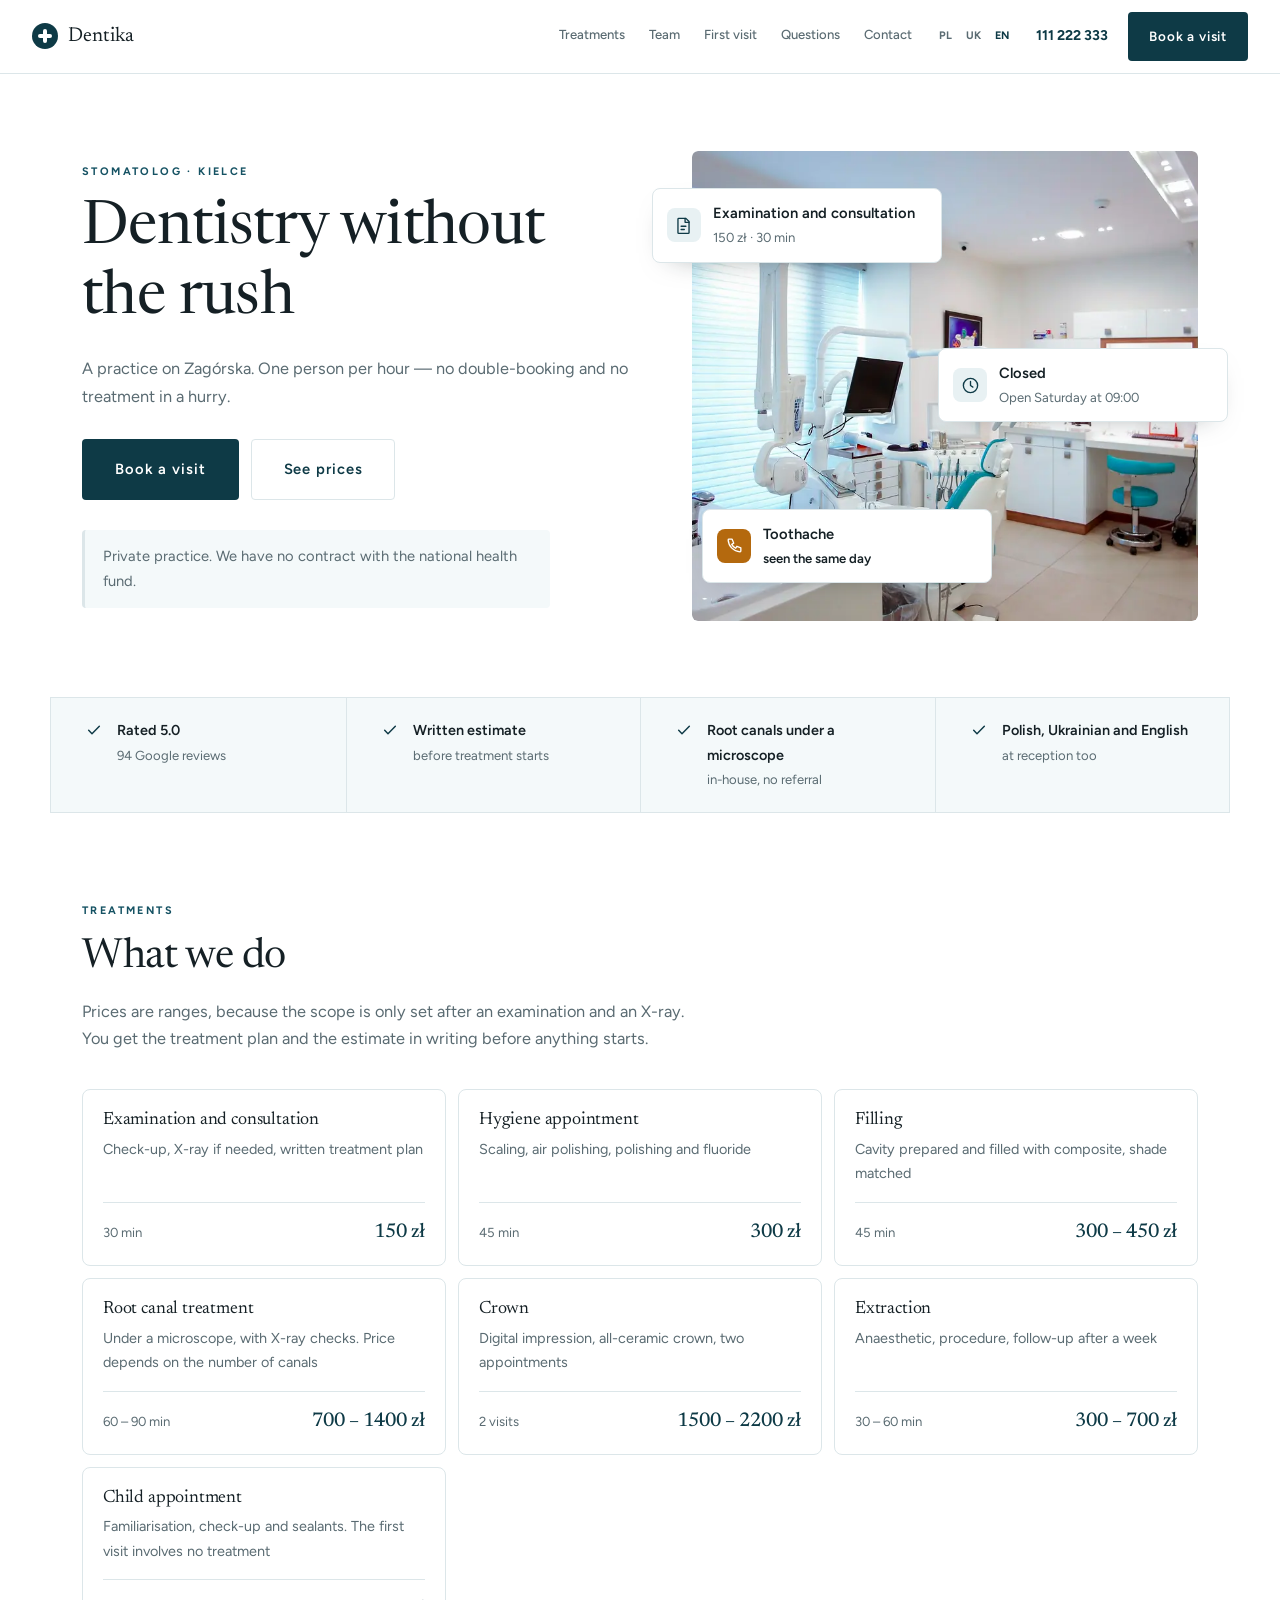
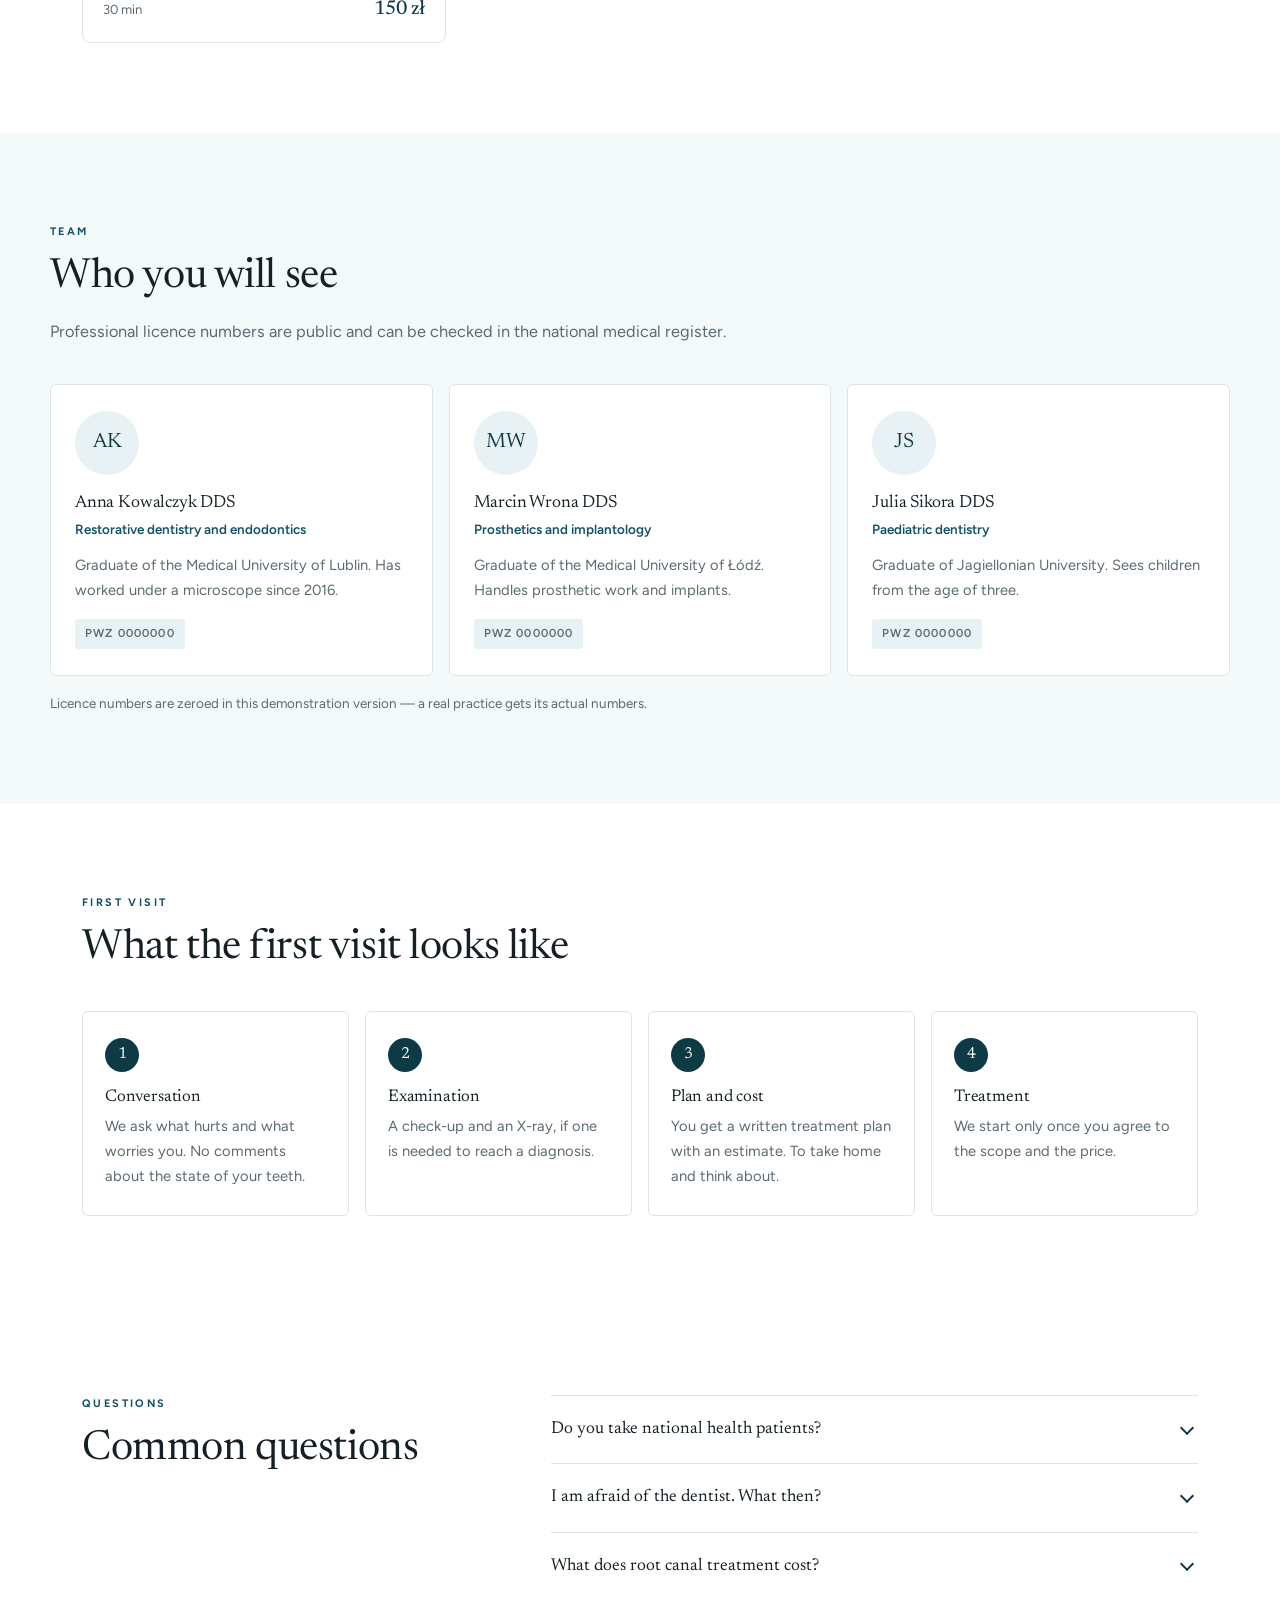
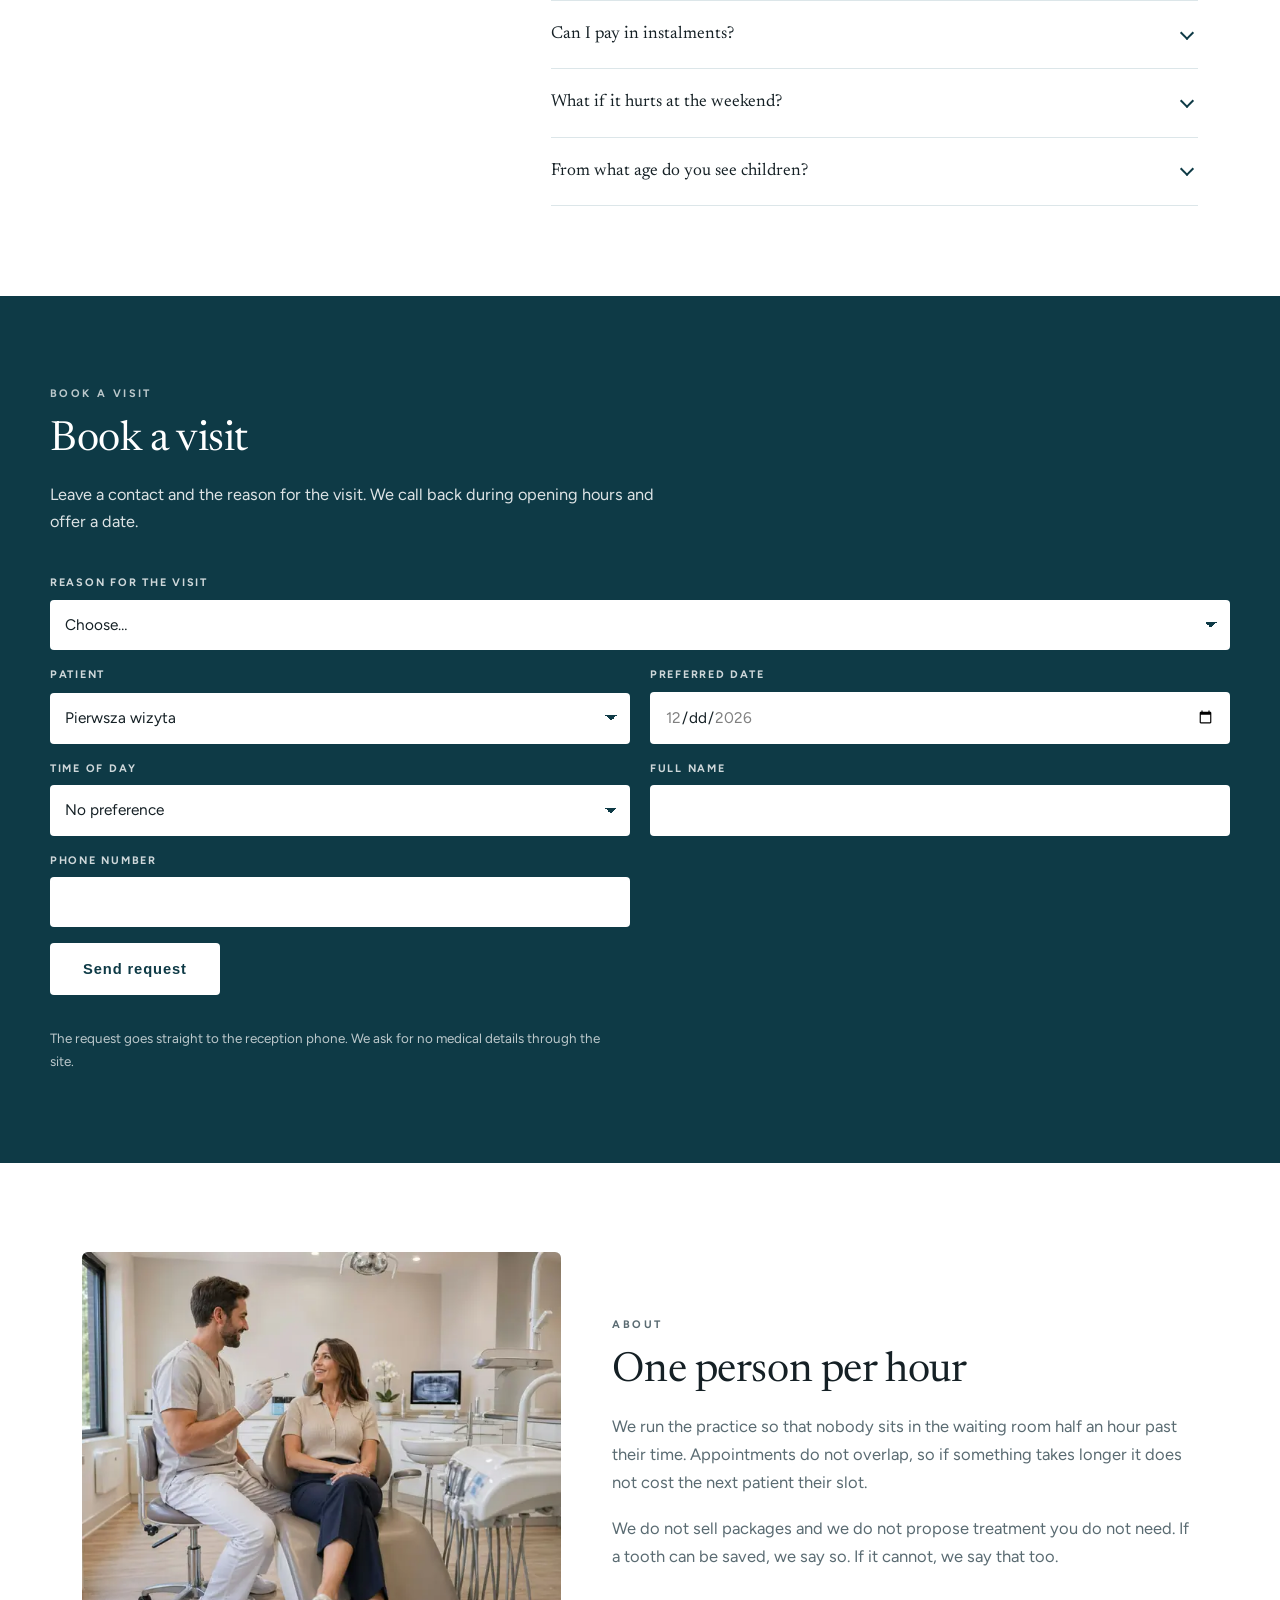
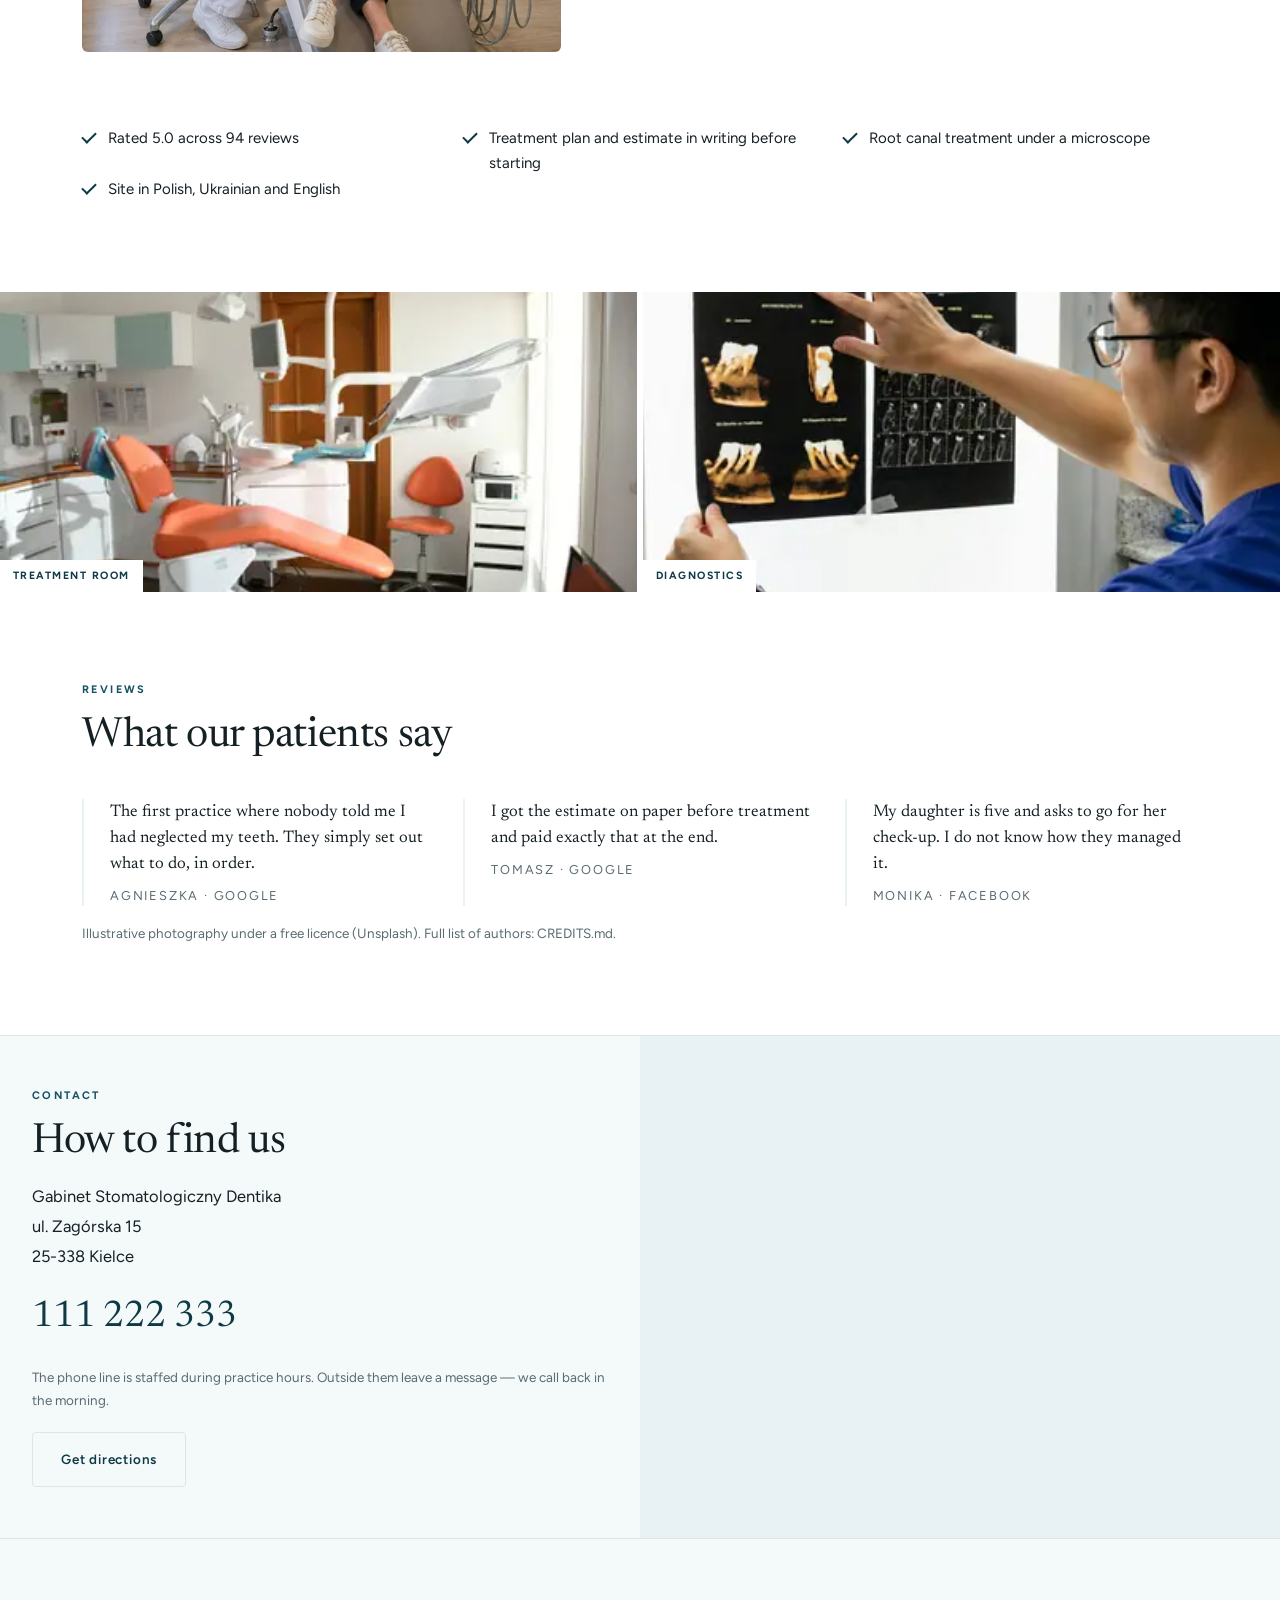
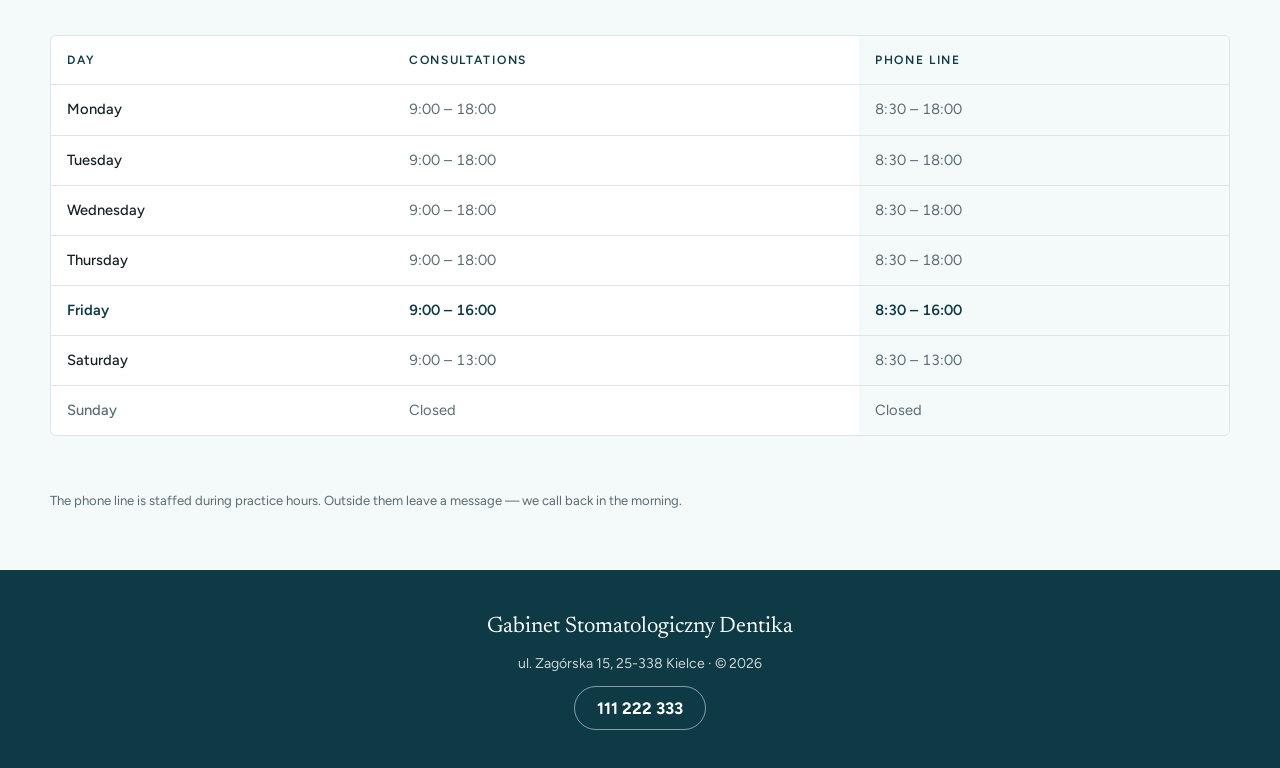
<file: index.html>
<!DOCTYPE html>
<html lang="pl">
<head>
<meta charset="utf-8">
<meta name="viewport" content="width=device-width, initial-scale=1">
<title>Dentika — stomatolog, Kielce Zagórska 15</title>
<meta name="description" content="Prywatny gabinet stomatologiczny w Kielcach. Przeglądy, leczenie zachowawcze i kanałowe pod mikroskopem, protetyka. Kosztorys przed rozpoczęciem leczenia.">
<meta name="robots" content="noindex, nofollow">
<link rel="canonical" href="https://otabekmamadaliev.github.io/archetyp-gabinet/">
<link rel="alternate" hreflang="pl" href="https://otabekmamadaliev.github.io/archetyp-gabinet/">
<link rel="alternate" hreflang="uk" href="https://otabekmamadaliev.github.io/archetyp-gabinet/uk/">
<link rel="alternate" hreflang="en" href="https://otabekmamadaliev.github.io/archetyp-gabinet/en/">
<link rel="alternate" hreflang="x-default" href="https://otabekmamadaliev.github.io/archetyp-gabinet/">
<meta name="theme-color" content="#0E3A46">
<meta property="og:type" content="website">
<meta property="og:locale" content="pl_PL">
<meta property="og:site_name" content="Gabinet Stomatologiczny Dentika">
<meta property="og:title" content="Dentika — stomatolog, Kielce Zagórska 15">
<meta property="og:description" content="Prywatny gabinet stomatologiczny w Kielcach. Przeglądy, leczenie zachowawcze i kanałowe pod mikroskopem, protetyka. Kosztorys przed rozpoczęciem leczenia.">
<meta property="og:url" content="https://otabekmamadaliev.github.io/archetyp-gabinet/">
<meta property="og:image" content="https://otabekmamadaliev.github.io/archetyp-gabinet/assets/img/og.jpg">
<meta name="twitter:card" content="summary_large_image">
<link rel="icon" href="data:image/svg+xml,%3Csvg xmlns='http://www.w3.org/2000/svg' viewBox='0 0 32 32'%3E%3Crect width='32' height='32' fill='%23FFFFFF'/%3E%3Cpath d='M16 8v16M8 16h16' stroke='%230E3A46' stroke-width='4' stroke-linecap='round'/%3E%3C/svg%3E">
<link rel="preconnect" href="https://fonts.googleapis.com">
<link rel="preconnect" href="https://fonts.gstatic.com" crossorigin>
<link rel="stylesheet" href="https://fonts.googleapis.com/css2?family=Newsreader:wght@400;500&family=Figtree:wght@400;500;600;700&display=swap">
<script>
/* Wykrywanie języka — tylko strona polska przekierowuje, więc nie ma pętli. */
(function(){
  try{
    var tu=document.documentElement.lang.slice(0,2), znane={pl:1,uk:1,en:1};
    function idz(l){var p=location.pathname.replace(/index\.html$/,'').replace(/\/(uk|en)\/?$/,'/');
      if(p.slice(-1)!=='/')p+='/';location.replace(l==='pl'?p:p+l+'/');}
    var w=null; try{w=localStorage.getItem('jezyk');}catch(e){}
    if(w&&znane[w]){if(w!==tu)idz(w);return;}
    if(tu!=='pl')return;
    try{if(sessionStorage.getItem('jezyk-auto'))return;sessionStorage.setItem('jezyk-auto','1');}catch(e){}
    var chce='en', lista=navigator.languages||[navigator.language||'en'];
    for(var i=0;i<lista.length;i++){var l=String(lista[i]).slice(0,2).toLowerCase();if(znane[l]){chce=l;break;}}
    if(chce!=='pl')idz(chce);
  }catch(e){}
})();
</script>
<link rel="stylesheet" href="assets/style.css">

<link rel="preload" as="image" href="assets/img/hero-2000.webp"
      imagesrcset="assets/img/hero-640.webp 640w, assets/img/hero-960.webp 960w, assets/img/hero-1280.webp 1280w, assets/img/hero-1600.webp 1600w, assets/img/hero-2000.webp 2000w" imagesizes="100vw" type="image/webp" fetchpriority="high">

</head>
<body>
<a class="skip" href="#tresc">Przejdź do treści</a>

<header class="belka" id="gora">
  <a class="marka" href="#gora"><span class="marka-znak" aria-hidden="true"></span>Dentika</a>
  <nav class="nawi" aria-label="Menu główne">
    <a href="#zabiegi">Zabiegi</a>
    <a href="#zespol">Zespół</a>
    <a href="#przebieg">Pierwsza wizyta</a>
    <a href="#faq">Pytania</a>
    <a href="#znajdz">Kontakt</a>
  </nav>
  <div class="jz" role="group" aria-label="Wybór języka"><span class="lang is-on" aria-current="true">PL</span><a class="lang" href="uk/" hreflang="uk" title="Українська">UK</a><a class="lang" href="en/" hreflang="en" title="English">EN</a></div>
  <a class="tel-link" href="tel:+48111222333">111 222 333</a>
  <a class="btn btn--glowny btn--belka" href="#wizyta">Umów wizytę</a>
  <button class="ham" type="button" aria-expanded="false" aria-controls="mm" aria-label="Otwórz menu"><span></span><span></span><span></span></button>
</header>
<nav class="mm" id="mm" aria-label="Menu główne">
  <a href="#zabiegi">Zabiegi</a>
  <a href="#zespol">Zespół</a>
  <a href="#przebieg">Pierwsza wizyta</a>
  <a href="#faq">Pytania</a>
  <a href="#wizyta">Umów wizytę</a>
  <div class="jz jz--mob" role="group" aria-label="Wybór języka"><span class="lang is-on" aria-current="true">PL</span><a class="lang" href="uk/" hreflang="uk" title="Українська">UK</a><a class="lang" href="en/" hreflang="en" title="English">EN</a></div>
</nav>

<main id="tresc">

  <section class="otwarcie">
    <div class="otwarcie-tekst">
      <p class="nadtytul">Stomatolog &middot; Kielce</p>
      <h1>Stomatologia bez pośpiechu</h1>
      <p class="wstep">Gabinet na Zagórskiej. Jedna osoba na jednej godzinie — bez nakładania wizyt i bez leczenia w biegu.</p>
      <div class="guziki">
        <a class="btn btn--glowny btn--duzy" href="#wizyta">Umów wizytę</a>
        <a class="btn btn--obrys btn--duzy" href="#zabiegi">Zobacz cennik</a>
      </div>
      <!-- Dwie informacje, przez które pacjent dzwoni najczęściej: czy NFZ
           i co robić, gdy boli. Stoją nad zgięciem, a nie w regulaminie. -->
      <div class="uwagi">
        <p class="uwaga">Gabinet prywatny. Nie mamy kontraktu z NFZ.</p>
      </div>
    </div>
    <div class="otwarcie-foto">
      <picture><source type="image/webp" srcset="assets/img/hero-640.webp 640w, assets/img/hero-960.webp 960w, assets/img/hero-1280.webp 1280w, assets/img/hero-1600.webp 1600w, assets/img/hero-2000.webp 2000w" sizes="100vw"><img class="img--hero" src="assets/img/hero-2000.jpg" srcset="assets/img/hero-640.jpg 640w, assets/img/hero-960.jpg 960w, assets/img/hero-1280.jpg 1280w, assets/img/hero-1600.jpg 1600w, assets/img/hero-2000.jpg 2000w" sizes="100vw" width="2000" height="1125" alt="Nowoczesny gabinet stomatologiczny z fotelem i sprzętem" decoding="async" loading="eager" fetchpriority="high"></picture>
      <div class="kartki">

        <a class="kartka" href="#zabiegi">
          <span class="kartka-znak" aria-hidden="true"><svg viewBox="0 0 24 24" fill="none" stroke="currentColor" stroke-width="1.7" stroke-linecap="round" stroke-linejoin="round"><path d="M6 3h9l4 4v14a1 1 0 0 1-1 1H6a1 1 0 0 1-1-1V4a1 1 0 0 1 1-1z"/><path d="M14 3v5h5"/><path d="M9 13h6M9 17h4"/></svg></span>
          <span class="kartka-tresc">
            <b>Przegląd i konsultacja</b>
            <span>150 zł &middot; 30 min</span>
          </span>
        </a>


        <!-- Wypelniane przez przegladarke z prawdziwych godzin. Ukryte,
             dopoki nie ma pewnej odpowiedzi — patrz app.js. -->
        <div class="kartka kartka--stan" id="kartka-stan" hidden>
          <span class="kartka-znak" aria-hidden="true"><svg viewBox="0 0 24 24" fill="none" stroke="currentColor" stroke-width="1.7" stroke-linecap="round" stroke-linejoin="round"><circle cx="12" cy="12" r="9"/><path d="M12 7v5l3 2"/></svg></span>
          <span class="kartka-tresc">
            <b data-stan-tytul></b>
            <span data-stan-opis></span>
          </span>
        </div>


        <a class="kartka kartka--pilne" href="tel:+48111222333">
          <span class="kartka-znak" aria-hidden="true"><svg viewBox="0 0 24 24" fill="none" stroke="currentColor" stroke-width="1.7" stroke-linecap="round" stroke-linejoin="round"><path d="M5 4h4l2 5-2.5 1.5a12 12 0 0 0 5 5L15 13l5 2v4a1 1 0 0 1-1 1A16 16 0 0 1 4 5a1 1 0 0 1 1-1z"/></svg></span>
          <span class="kartka-tresc">
            <b>Ból zęba</b>
            <span>przyjmujemy tego samego dnia</span>
          </span>
        </a>

      </div>
    </div>
  </section>

  <!-- Pasek zaufania: cztery rzeczy, ktore pacjent chce uslyszec, ZANIM
       zacznie czytac cennik. Stoi tuz pod zgieciem, jednym rzedem. -->
  <section class="zaufanie" aria-label="O nas">

    <div class="zaufanie-poz">
      <span class="zaufanie-znak" aria-hidden="true"><svg viewBox="0 0 24 24" fill="none" stroke="currentColor" stroke-width="2.2" stroke-linecap="round" stroke-linejoin="round"><path d="M4 12.5l5 5L20 6.5"/></svg></span>
      <span class="zaufanie-tresc"><b>Ocena 5,0</b><span>94 opinie w Google</span></span>
    </div>

    <div class="zaufanie-poz">
      <span class="zaufanie-znak" aria-hidden="true"><svg viewBox="0 0 24 24" fill="none" stroke="currentColor" stroke-width="2.2" stroke-linecap="round" stroke-linejoin="round"><path d="M4 12.5l5 5L20 6.5"/></svg></span>
      <span class="zaufanie-tresc"><b>Kosztorys na piśmie</b><span>przed rozpoczęciem leczenia</span></span>
    </div>

    <div class="zaufanie-poz">
      <span class="zaufanie-znak" aria-hidden="true"><svg viewBox="0 0 24 24" fill="none" stroke="currentColor" stroke-width="2.2" stroke-linecap="round" stroke-linejoin="round"><path d="M4 12.5l5 5L20 6.5"/></svg></span>
      <span class="zaufanie-tresc"><b>Kanałowe pod mikroskopem</b><span>w gabinecie, bez odsyłania</span></span>
    </div>

    <div class="zaufanie-poz">
      <span class="zaufanie-znak" aria-hidden="true"><svg viewBox="0 0 24 24" fill="none" stroke="currentColor" stroke-width="2.2" stroke-linecap="round" stroke-linejoin="round"><path d="M4 12.5l5 5L20 6.5"/></svg></span>
      <span class="zaufanie-tresc"><b>Po polsku, ukraińsku i angielsku</b><span>także w rejestracji</span></span>
    </div>

  </section>

  <section class="zabiegi" id="zabiegi">
    <p class="nadtytul">Zabiegi</p>
    <h2>Co robimy</h2>
    <p class="wstep">Ceny są widełkowe, bo zakres ustala się dopiero po obejrzeniu i zdjęciu RTG. Plan leczenia i kosztorys dostajesz na piśmie przed rozpoczęciem.</p>
    <div class="cennik-karty">

      <article class="zabieg">
        <h3>Przegląd i konsultacja</h3>
        <p class="zabieg-opis">Badanie, zdjęcie RTG jeśli potrzebne, plan leczenia na piśmie</p>
        <p class="zabieg-dol"><span class="zabieg-czas">30 min</span><b class="zabieg-cena">150 zł</b></p>
      </article>

      <article class="zabieg">
        <h3>Higienizacja</h3>
        <p class="zabieg-opis">Skaling, piaskowanie, polerowanie i fluoryzacja</p>
        <p class="zabieg-dol"><span class="zabieg-czas">45 min</span><b class="zabieg-cena">300 zł</b></p>
      </article>

      <article class="zabieg">
        <h3>Wypełnienie</h3>
        <p class="zabieg-opis">Ubytek opracowany i wypełniony kompozytem, dobór koloru</p>
        <p class="zabieg-dol"><span class="zabieg-czas">45 min</span><b class="zabieg-cena">300 – 450 zł</b></p>
      </article>

      <article class="zabieg">
        <h3>Leczenie kanałowe</h3>
        <p class="zabieg-opis">Pod mikroskopem, z kontrolą RTG. Cena zależy od liczby kanałów</p>
        <p class="zabieg-dol"><span class="zabieg-czas">60 – 90 min</span><b class="zabieg-cena">700 – 1400 zł</b></p>
      </article>

      <article class="zabieg">
        <h3>Korona protetyczna</h3>
        <p class="zabieg-opis">Wycisk cyfrowy, korona pełnoceramiczna, dwie wizyty</p>
        <p class="zabieg-dol"><span class="zabieg-czas">2 wizyty</span><b class="zabieg-cena">1500 – 2200 zł</b></p>
      </article>

      <article class="zabieg">
        <h3>Usunięcie zęba</h3>
        <p class="zabieg-opis">Znieczulenie, zabieg, kontrola po tygodniu</p>
        <p class="zabieg-dol"><span class="zabieg-czas">30 – 60 min</span><b class="zabieg-cena">300 – 700 zł</b></p>
      </article>

      <article class="zabieg">
        <h3>Wizyta dziecka</h3>
        <p class="zabieg-opis">Adaptacja, przegląd i lakowanie. Pierwsza wizyta bez zabiegu</p>
        <p class="zabieg-dol"><span class="zabieg-czas">30 min</span><b class="zabieg-cena">150 zł</b></p>
      </article>

    </div>
  </section>

  <section class="zespol" id="zespol">
    <p class="nadtytul">Zespół</p>
    <h2>Kto przyjmuje</h2>
    <p class="wstep">Numery prawa wykonywania zawodu są jawne i można je sprawdzić w rejestrze Naczelnej Izby Lekarskiej.</p>
    <div class="zespol-siatka">

      <article class="lekarz">
        <div class="lekarz-foto" aria-hidden="true"><span>AK</span></div>
        <h3>lek. dent. Anna Kowalczyk</h3>
        <p class="lekarz-spec">Stomatologia zachowawcza z endodoncją</p>
        <p class="lekarz-opis">Absolwentka UM w Lublinie. Pracuje pod mikroskopem od 2016 roku.</p>
        <span class="lekarz-pwz">PWZ 0000000</span>
      </article>

      <article class="lekarz">
        <div class="lekarz-foto" aria-hidden="true"><span>MW</span></div>
        <h3>lek. dent. Marcin Wrona</h3>
        <p class="lekarz-spec">Protetyka i implantologia</p>
        <p class="lekarz-opis">Absolwent UM w Łodzi. Prowadzi leczenie protetyczne i wszczepy.</p>
        <span class="lekarz-pwz">PWZ 0000000</span>
      </article>

      <article class="lekarz">
        <div class="lekarz-foto" aria-hidden="true"><span>JS</span></div>
        <h3>lek. dent. Julia Sikora</h3>
        <p class="lekarz-spec">Stomatologia dziecięca</p>
        <p class="lekarz-opis">Absolwentka UJ CM. Przyjmuje dzieci od trzeciego roku życia.</p>
        <span class="lekarz-pwz">PWZ 0000000</span>
      </article>

    </div>
    <p class="drobne">Numery PWZ są w wersji pokazowej wyzerowane — u realnego gabinetu wpisujemy prawdziwe.</p>
  </section>

  <section class="przebieg" id="przebieg">
    <p class="nadtytul">Pierwsza wizyta</p>
    <h2>Jak wygląda pierwsza wizyta</h2>
    <ol class="kroki"><li class="krok"><span class="krok-nr">1</span><h3>Rozmowa</h3><p>Pytamy, co Cię boli i czego się obawiasz. Bez oceniania stanu uzębienia.</p></li><li class="krok"><span class="krok-nr">2</span><h3>Badanie</h3><p>Przegląd i zdjęcie RTG, jeśli jest potrzebne do postawienia diagnozy.</p></li><li class="krok"><span class="krok-nr">3</span><h3>Plan i koszt</h3><p>Dostajesz plan leczenia z kosztorysem na piśmie. Do domu, do przemyślenia.</p></li><li class="krok"><span class="krok-nr">4</span><h3>Leczenie</h3><p>Zaczynamy dopiero wtedy, gdy zgadzasz się na zakres i cenę.</p></li></ol>
  </section>

  <!-- FAQ na znaczniku <details>: działa bez JavaScriptu, jest dostępne
       z klawiatury, a wyszukiwarka widzi całą odpowiedź w treści strony. -->
  <section class="faq" id="faq">
    <div class="faq-naglowek">
      <p class="nadtytul">Pytania</p>
      <h2>Częste pytania</h2>
    </div>
    <div class="faq-lista"><details class="pytanie"><summary>Czy przyjmujecie na NFZ?</summary><p>Nie. Gabinet jest w pełni prywatny — nie mamy kontraktu z Narodowym Funduszem Zdrowia. Mówimy o tym od razu, żeby nikt nie przyjechał na darmo.</p></details><details class="pytanie"><summary>Boję się dentysty. Co wtedy?</summary><p>Powiedz o tym przy zapisie. Pierwszą wizytę możemy ograniczyć do rozmowy i przeglądu, bez żadnego zabiegu. Dla wielu osób to wystarcza, żeby wrócić na drugą.</p></details><details class="pytanie"><summary>Ile kosztuje leczenie kanałowe?</summary><p>Od 700 do 1400 zł, zależnie od liczby kanałów w zębie. Dokładną kwotę podajemy po zdjęciu RTG, przed rozpoczęciem leczenia.</p></details><details class="pytanie"><summary>Czy mogę zapłacić w ratach?</summary><p>Przy leczeniu rozłożonym na kilka wizyt płaci się za każdą wizytę osobno. Przy większych planach protetycznych ustalamy harmonogram indywidualnie.</p></details><details class="pytanie"><summary>Co jeśli zaboli w weekend?</summary><p>W soboty przyjmujemy do 13:00. Poza godzinami pracy najbliższy dyżur stomatologiczny działa przy szpitalu — numer podajemy w nagraniu na naszej poczcie głosowej.</p></details><details class="pytanie"><summary>Od jakiego wieku przyjmujecie dzieci?</summary><p>Od trzeciego roku życia. Pierwsza wizyta dziecka to zawsze adaptacja — oglądamy gabinet, liczymy zęby, nic nie robimy na siłę.</p></details></div>
  </section>

  <section class="wizyta" id="wizyta">
    <div class="wizyta-naglowek">
      <p class="nadtytul">Umów wizytę</p>
      <h2>Umów wizytę</h2>
      <p class="wstep">Zostaw kontakt i powód wizyty. Oddzwaniamy w godzinach pracy gabinetu i proponujemy termin.</p>
    </div>
    <form class="wizyta-form" id="wizyta-form" novalidate>
      <p class="pole-grupa pole-grupa--szeroka">
        <label for="pole-powod">Powód wizyty</label>
        <select class="pole" id="pole-powod" name="powod" required></select>
      </p>
      <p class="pole-grupa">
        <label for="pole-pacjent">Pacjent</label>
        <select class="pole" id="pole-pacjent" name="pacjent"></select>
      </p>
      <p class="pole-grupa">
        <label for="pole-data">Preferowany termin</label>
        <input class="pole" id="pole-data" name="data" type="date">
      </p>
      <p class="pole-grupa">
        <label for="pole-pora">Pora dnia</label>
        <select class="pole" id="pole-pora" name="pora"></select>
      </p>
      <p class="pole-grupa">
        <label for="pole-imie">Imię i nazwisko</label>
        <input class="pole" id="pole-imie" name="imie" type="text" autocomplete="name" required>
      </p>
      <p class="pole-grupa">
        <label for="pole-tel">Numer telefonu</label>
        <input class="pole" id="pole-tel" name="tel" type="tel" inputmode="tel" autocomplete="tel" required>
      </p>
      <div class="wizyta-stopka">
        <button class="btn btn--glowny btn--duzy" type="submit">Wyślij zgłoszenie</button>
        <p class="wizyta-komunikat" id="wizyta-komunikat" role="status" aria-live="polite"></p>
      </div>
      <p class="drobne">Zgłoszenie trafia prosto na telefon rejestracji. Nie prosimy o żadne dane medyczne przez stronę.</p>
    </form>
  </section>

  <section class="o-nas">
    <div class="o-nas-foto"><picture><source type="image/webp" srcset="assets/img/about-480.webp 480w, assets/img/about-720.webp 720w, assets/img/about-960.webp 960w, assets/img/about-1200.webp 1200w" sizes="(min-width: 1160px) 508px, (min-width: 900px) 45vw, calc(100vw - 40px)"><img class="img--about" src="assets/img/about-1200.jpg" srcset="assets/img/about-480.jpg 480w, assets/img/about-720.jpg 720w, assets/img/about-960.jpg 960w, assets/img/about-1200.jpg 1200w" sizes="(min-width: 1160px) 508px, (min-width: 900px) 45vw, calc(100vw - 40px)" width="1200" height="900" alt="Lekarz rozmawia z pacjentem w gabinecie stomatologicznym" decoding="async" loading="lazy"></picture></div>
    <div class="o-nas-tresc">
      <p class="nadtytul">O nas</p>
      <h2>Jedna osoba na jednej godzinie</h2>
      <p>Prowadzimy gabinet tak, żeby nikt nie siedział w poczekalni pół godziny po swojej godzinie. Wizyty nie nakładają się na siebie, więc jeśli coś trwa dłużej, nie kosztuje to czasu następnego pacjenta.</p><p>Nie sprzedajemy pakietów i nie proponujemy zabiegów, których nie potrzebujesz. Jeśli ząb da się uratować, mówimy to. Jeśli nie da się — też.</p>
    </div>
    <ul class="atuty"><li>Ocena 5,0 przy 94 opiniach</li><li>Plan leczenia i kosztorys na piśmie przed rozpoczęciem</li><li>Leczenie kanałowe pod mikroskopem</li><li>Strona po polsku, ukraińsku i angielsku</li></ul>
  </section>


  <section class="galeria" aria-label="Gabinet">
    <figure><picture><source type="image/webp" srcset="assets/img/gabinet-1-400.webp 400w, assets/img/gabinet-1-600.webp 600w, assets/img/gabinet-1-800.webp 800w" sizes="(min-width: 1160px) 350px, (min-width: 980px) 31vw, (min-width: 640px) calc(50vw - 28px), calc(100vw - 40px)"><img class="img--gabinet-1" src="assets/img/gabinet-1-800.jpg" srcset="assets/img/gabinet-1-400.jpg 400w, assets/img/gabinet-1-600.jpg 600w, assets/img/gabinet-1-800.jpg 800w" sizes="(min-width: 1160px) 350px, (min-width: 980px) 31vw, (min-width: 640px) calc(50vw - 28px), calc(100vw - 40px)" width="800" height="600" alt="Fotel stomatologiczny w jasnym, przeszklonym gabinecie" decoding="async" loading="lazy"></picture><figcaption>Sala zabiegowa</figcaption></figure><figure><picture><source type="image/webp" srcset="assets/img/gabinet-2-400.webp 400w, assets/img/gabinet-2-600.webp 600w, assets/img/gabinet-2-800.webp 800w" sizes="(min-width: 1160px) 350px, (min-width: 980px) 31vw, (min-width: 640px) calc(50vw - 28px), calc(100vw - 40px)"><img class="img--gabinet-2" src="assets/img/gabinet-2-800.jpg" srcset="assets/img/gabinet-2-400.jpg 400w, assets/img/gabinet-2-600.jpg 600w, assets/img/gabinet-2-800.jpg 800w" sizes="(min-width: 1160px) 350px, (min-width: 980px) 31vw, (min-width: 640px) calc(50vw - 28px), calc(100vw - 40px)" width="800" height="600" alt="Lekarz ogląda zdjęcia RTG na negatoskopie" decoding="async" loading="lazy"></picture><figcaption>Diagnostyka</figcaption></figure>
  </section>


  <section class="opinie">
    <p class="nadtytul">Opinie</p>
    <h2>Co mówią pacjenci</h2>
    <ol class="opinie-lista">

      <li class="opinia">
        <p class="opinia-tekst">Pierwszy gabinet, w którym nie usłyszałam, że zaniedbałam zęby. Po prostu ustalono, co po kolei zrobić.</p>
        <p class="opinia-kto">Agnieszka &middot; Google</p>
      </li>

      <li class="opinia">
        <p class="opinia-tekst">Kosztorys dostałem na kartce przed leczeniem i na koniec zapłaciłem dokładnie tyle.</p>
        <p class="opinia-kto">Tomasz &middot; Google</p>
      </li>

      <li class="opinia">
        <p class="opinia-tekst">Córka ma pięć lat i sama prosi, żeby iść na kontrolę. Nie wiem, jak to zrobili.</p>
        <p class="opinia-kto">Monika &middot; Facebook</p>
      </li>

    </ol>
    <p class="drobne">Zdjęcia ilustracyjne na wolnej licencji (Unsplash). Pełna lista autorów: CREDITS.md.</p>
  </section>

  <section class="znajdz" id="znajdz">
    <div class="znajdz-dane">
      <p class="nadtytul">Kontakt</p>
      <h2>Jak do nas trafić</h2>
      <address class="adres">Gabinet Stomatologiczny Dentika<br>ul. Zagórska 15<br>25-338 Kielce</address>
      <a class="tel-duzy" href="tel:+48111222333">111 222 333</a>
      <p class="drobne">Rejestracja telefoniczna działa w godzinach pracy gabinetu. Poza nimi zostaw wiadomość — oddzwaniamy rano.</p>
      <a class="btn btn--obrys" href="https://www.google.com/maps/search/?api=1&amp;query=Zagorska+15+Kielce" target="_blank" rel="noopener">Wyznacz trasę</a>
    </div>
    <div class="mapa">
      <iframe src="https://www.google.com/maps?q=50.8745,20.6389&amp;hl=pl&amp;z=17&amp;output=embed" title="Gabinet Stomatologiczny Dentika — Adres" loading="lazy" referrerpolicy="no-referrer-when-downgrade"></iframe>
    </div>
  </section>

  <!-- W gabinecie to są dwie różne rzeczy: godziny przyjęć i godziny, w których
       ktoś odbiera telefon. Pacjent dzwoniący o 8:30 chce wiedzieć to drugie,
       a jedna wspólna tabela nigdy mu tego nie powie. -->
  <section class="dwie-godziny" aria-label="Godziny otwarcia">
    <div class="dg-srodek">
      <div class="tabela-otoczka">
        <table class="dg-tabela">
          <thead>
            <tr>
              <th scope="col">Dzień</th>
              <th scope="col">Przyjęcia</th>
              <th scope="col">Rejestracja telefoniczna</th>
            </tr>
          </thead>
          <tbody><tr class="gw" data-dzien="0"><th scope="row">Poniedziałek</th><td>9:00 – 18:00</td><td>8:30 – 18:00</td></tr><tr class="gw" data-dzien="1"><th scope="row">Wtorek</th><td>9:00 – 18:00</td><td>8:30 – 18:00</td></tr><tr class="gw" data-dzien="2"><th scope="row">Środa</th><td>9:00 – 18:00</td><td>8:30 – 18:00</td></tr><tr class="gw" data-dzien="3"><th scope="row">Czwartek</th><td>9:00 – 18:00</td><td>8:30 – 18:00</td></tr><tr class="gw" data-dzien="4"><th scope="row">Piątek</th><td>9:00 – 16:00</td><td>8:30 – 16:00</td></tr><tr class="gw" data-dzien="5"><th scope="row">Sobota</th><td>9:00 – 13:00</td><td>8:30 – 13:00</td></tr><tr class="gw" data-dzien="6" data-zamkniete="1"><th scope="row">Niedziela</th><td>Zamknięte</td><td>Zamknięte</td></tr></tbody>
        </table>
      </div>
      <p class="dg-nota">Rejestracja telefoniczna działa w godzinach pracy gabinetu. Poza nimi zostaw wiadomość — oddzwaniamy rano.</p>
    </div>
  </section>

</main>

<footer class="stopa">
  <p class="stopa-marka">Gabinet Stomatologiczny Dentika</p>
  <p class="stopa-adres">ul. Zagórska 15, 25-338 Kielce &middot; &copy; 2026</p>
  <a class="stopa-tel" href="tel:+48111222333">111 222 333</a>
</footer>

<script id="i18n" type="application/json">{"sending":"Wysyłanie…","fillAll":"Uzupełnij wszystkie pola formularza.","openingMail":"Otwieramy Twój program pocztowy…","notConnected":"Formularz nie jest jeszcze podłączony. Prosimy o kontakt telefoniczny.","sent":"Dziękujemy! Wiadomość została wysłana — odezwiemy się wkrótce.","failed":"Nie udało się wysłać wiadomości. Prosimy o kontakt telefoniczny.","mailName":"Imię i nazwisko","mailContact":"Kontakt","backToTop":"Wróć na górę","closeGallery":"Zamknij podgląd","prevImage":"Poprzednie zdjęcie","nextImage":"Następne zdjęcie","closeMenu":"Zamknij menu","gFill":"Wybierz powód wizyty.","gPhone":"Podaj imię i numer telefonu.","gOpening":"Otwieramy wiadomość ze zgłoszeniem…","gNoChannel":"Zapisy online nie są jeszcze podłączone. Prosimy o telefon.","gDone":"Gotowe. Wyślij wiadomość, która się otworzyła — oddzwonimy z terminem."}</script>
<script id="dane" type="application/json">{"wiz":{"kanal":"whatsapp","dniNaprzod":21,"godzinaOd":9,"godzinaDo":18,"powody":["Przegląd i konsultacja","Ból zęba — pilne","Higienizacja","Leczenie zachowawcze","Leczenie kanałowe","Proteza lub korona","Wizyta dziecka","Inny powód"],"pacjent":["Pierwsza wizyta","Jestem już pacjentem"]},"godziny":[[540,1080],[540,1080],[540,1080],[540,1080],[540,960],[540,780],null],"dniTyg":["Poniedziałek","Wtorek","Środa","Czwartek","Piątek","Sobota","Niedziela"],"stan":{"terazOtwarte":"Otwarte teraz","doGodz":"do {g}","zamkniete":"Zamknięte","otwieramy":"Otwieramy {d} o {g}","pilneTytul":"Ból zęba","cennikEtyk":"Pierwsza wizyta","pilneOpis":"przyjmujemy tego samego dnia"},"tel":"+48111222333","firma":"Gabinet Stomatologiczny Dentika","pory":["Obojętnie","Przed południem","Po południu"],"slowa":{"choose":"Wybierz…"}}</script>
<script src="assets/app.js" defer></script>
<script type="application/ld+json">{
  "@context": "https://schema.org",
  "@type": "Dentist",
  "name": "Gabinet Stomatologiczny Dentika",
  "image": "https://otabekmamadaliev.github.io/archetyp-gabinet/assets/img/og.jpg",
  "url": "https://otabekmamadaliev.github.io/archetyp-gabinet/",
  "telephone": "+48111222333",
  "priceRange": "150–2200 zł",
  "address": {
    "@type": "PostalAddress",
    "streetAddress": "ul. Zagórska 15",
    "addressLocality": "Kielce",
    "postalCode": "25-338",
    "addressRegion": "świętokrzyskie",
    "addressCountry": "PL"
  },
  "geo": {
    "@type": "GeoCoordinates",
    "latitude": 50.8745,
    "longitude": 20.6389
  },
  "openingHoursSpecification": [
    {
      "@type": "OpeningHoursSpecification",
      "dayOfWeek": "Monday",
      "opens": "09:00",
      "closes": "18:00"
    },
    {
      "@type": "OpeningHoursSpecification",
      "dayOfWeek": "Tuesday",
      "opens": "09:00",
      "closes": "18:00"
    },
    {
      "@type": "OpeningHoursSpecification",
      "dayOfWeek": "Wednesday",
      "opens": "09:00",
      "closes": "18:00"
    },
    {
      "@type": "OpeningHoursSpecification",
      "dayOfWeek": "Thursday",
      "opens": "09:00",
      "closes": "18:00"
    },
    {
      "@type": "OpeningHoursSpecification",
      "dayOfWeek": "Friday",
      "opens": "09:00",
      "closes": "16:00"
    },
    {
      "@type": "OpeningHoursSpecification",
      "dayOfWeek": "Saturday",
      "opens": "09:00",
      "closes": "13:00"
    }
  ],
  "hasMap": "https://www.google.com/maps/search/?api=1&query=Zagorska+15+Kielce",
  "areaServed": {
    "@type": "City",
    "name": "Kielce"
  },
  "sameAs": []
}</script>
</body>
</html>
</file>
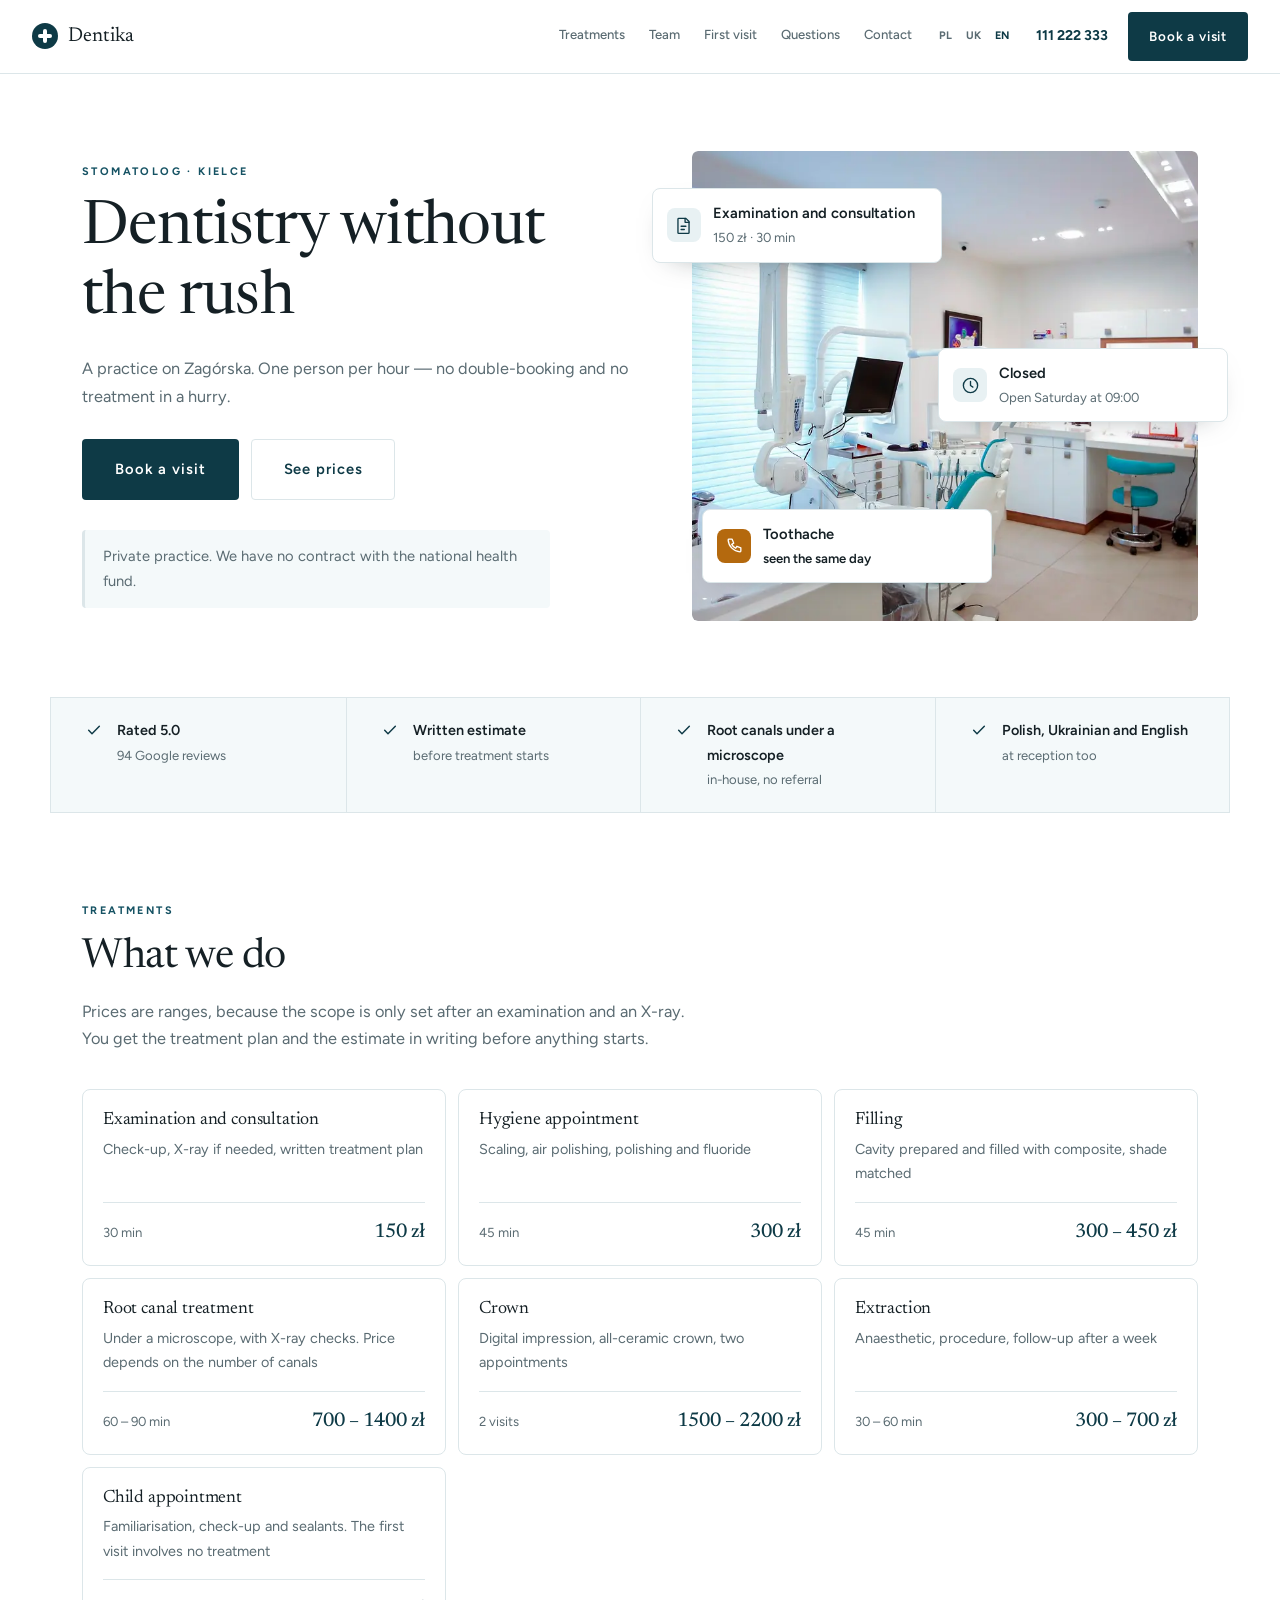
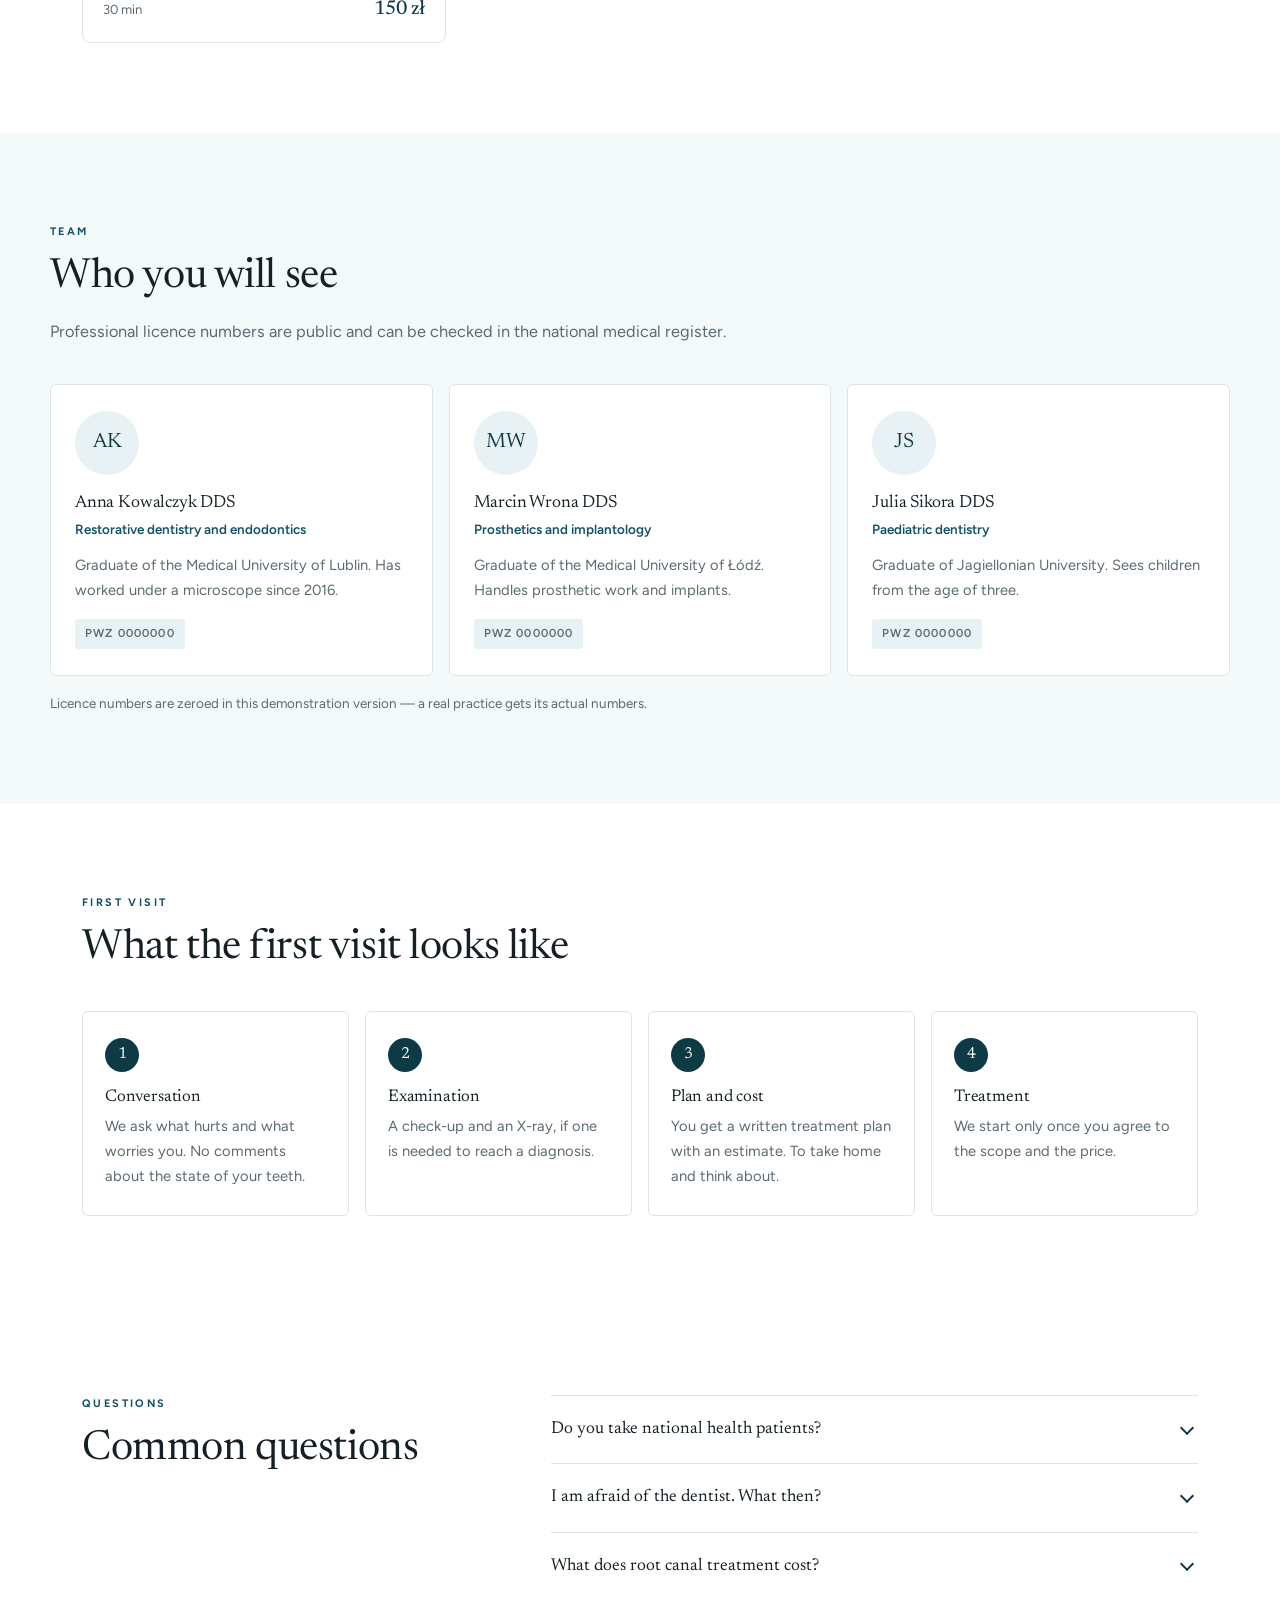
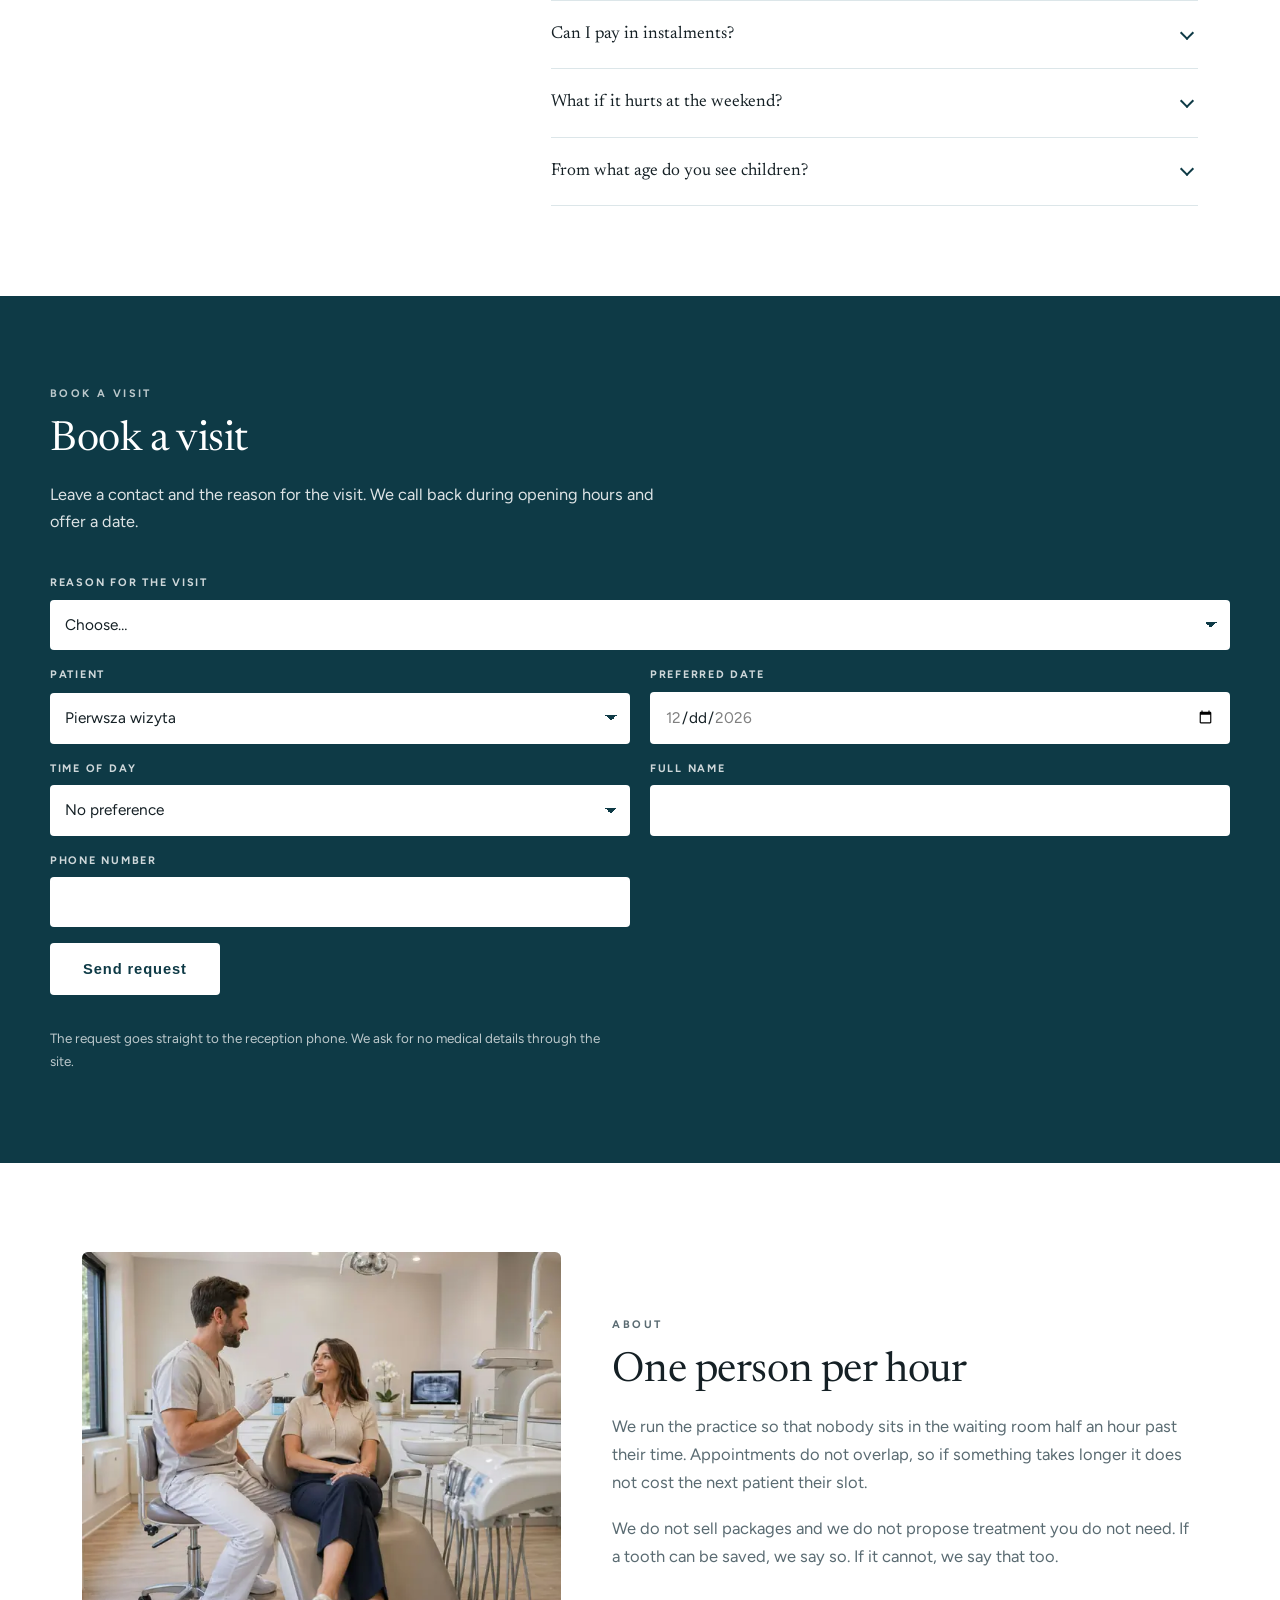
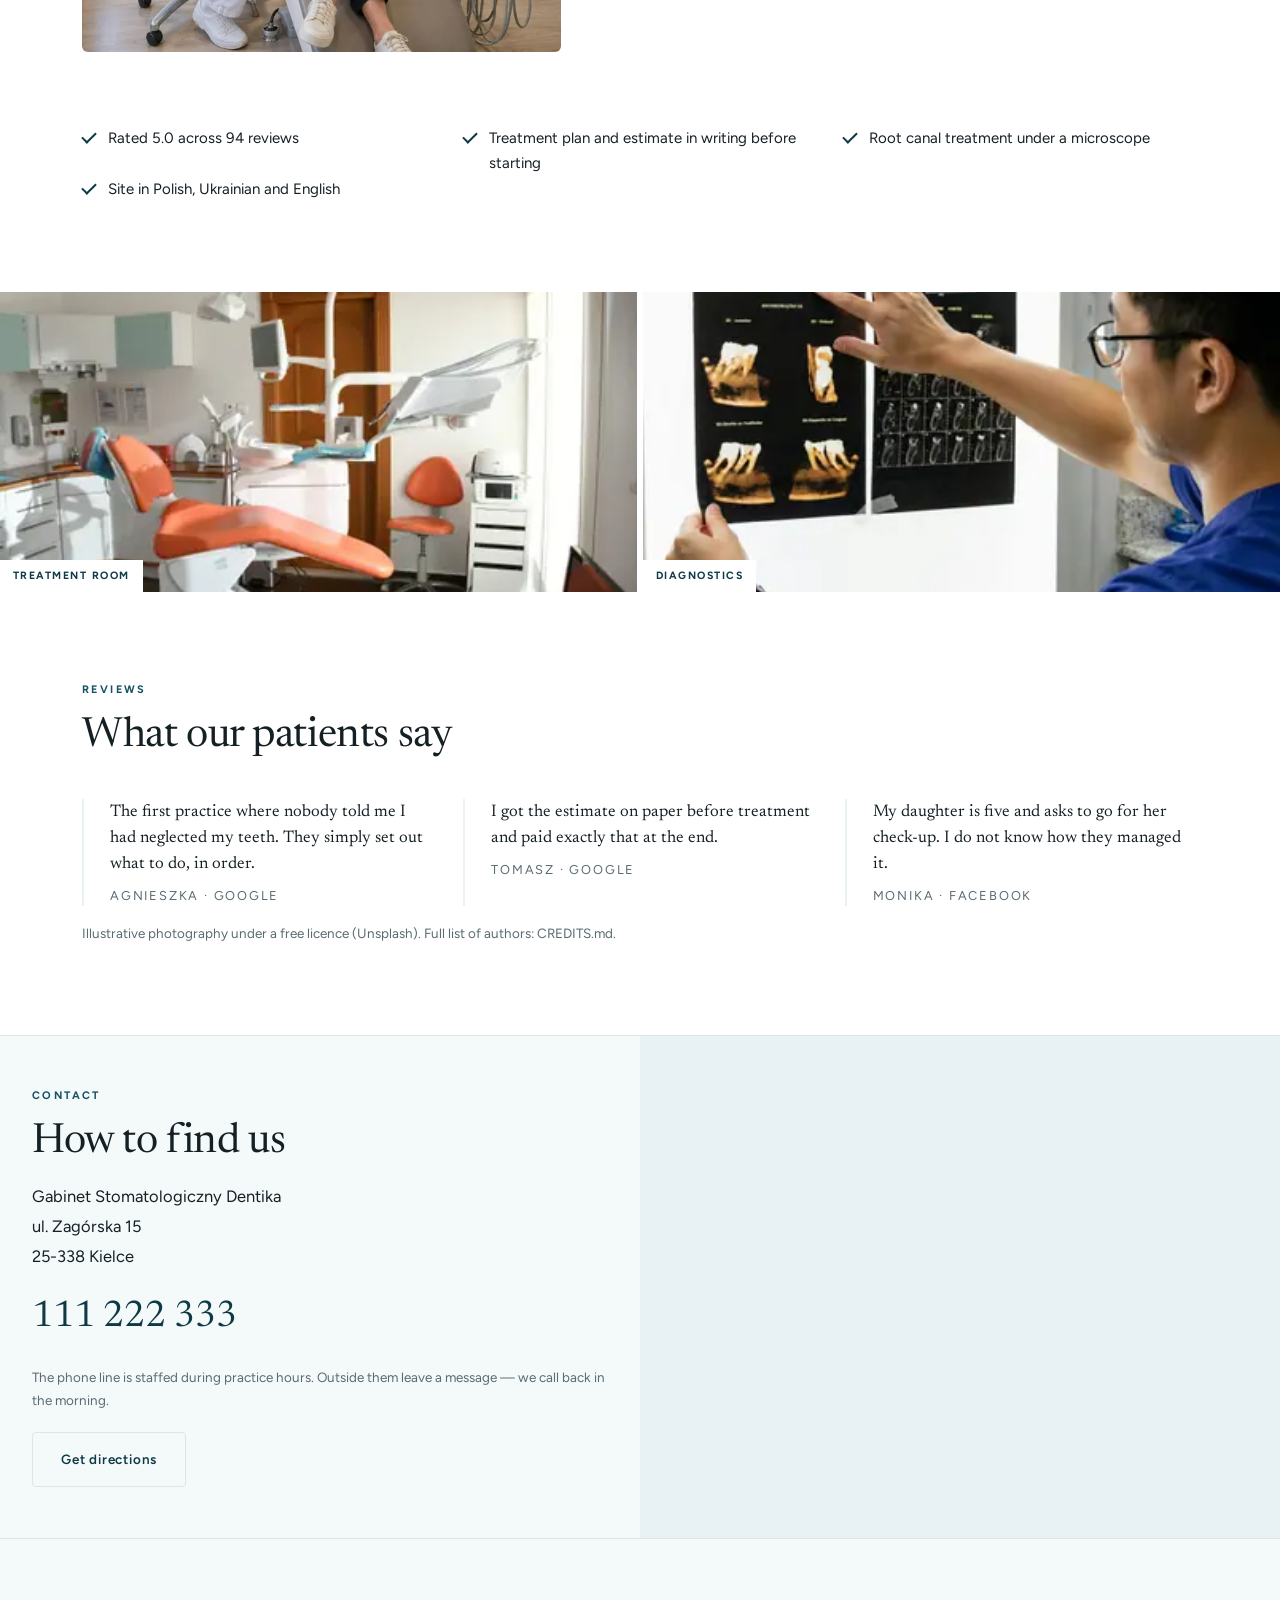
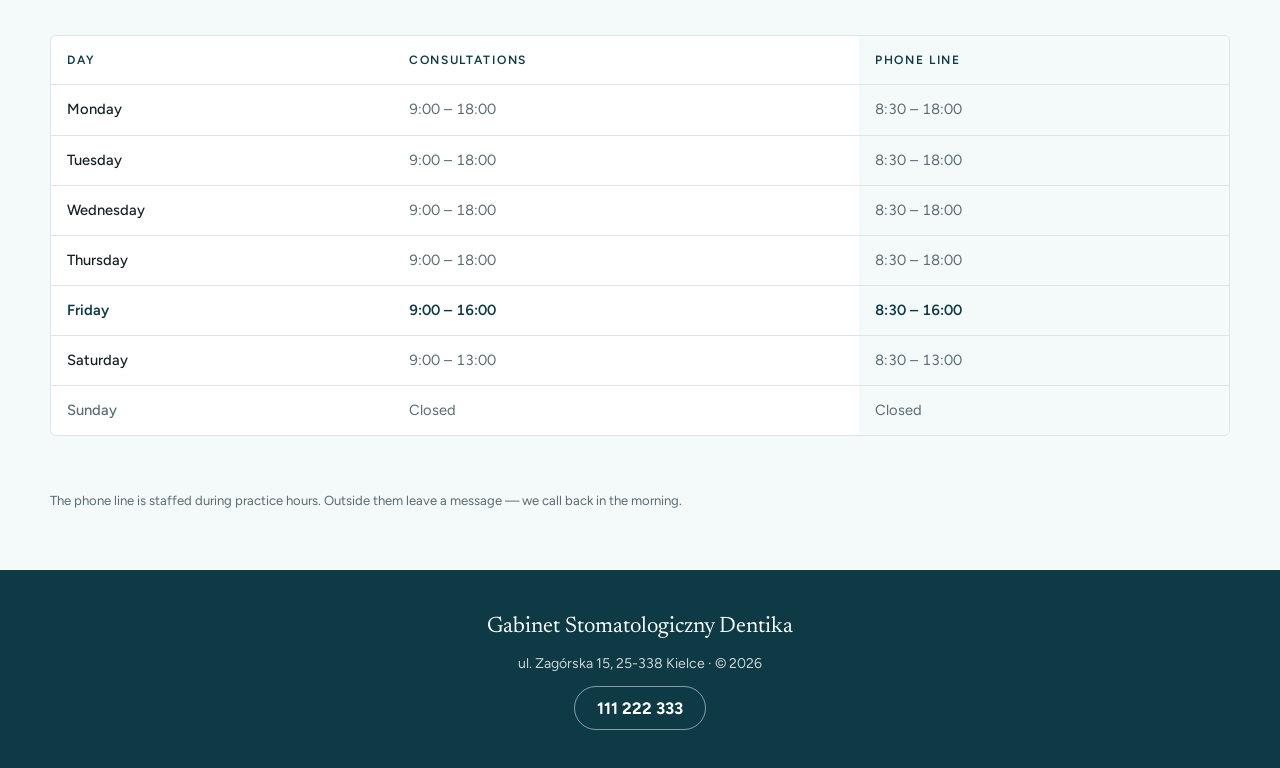
<file: en/index.html>
<!DOCTYPE html>
<html lang="en">
<head>
<meta charset="utf-8">
<meta name="viewport" content="width=device-width, initial-scale=1">
<title>Dentika — dentist, Kielce Zagórska 15</title>
<meta name="description" content="Private dental practice in Kielce. Check-ups, restorative work, root canal treatment under a microscope and prosthetics. Plan and estimate before treatment.">
<meta name="robots" content="noindex, nofollow">
<link rel="canonical" href="https://otabekmamadaliev.github.io/archetyp-gabinet/en/">
<link rel="alternate" hreflang="pl" href="https://otabekmamadaliev.github.io/archetyp-gabinet/">
<link rel="alternate" hreflang="uk" href="https://otabekmamadaliev.github.io/archetyp-gabinet/uk/">
<link rel="alternate" hreflang="en" href="https://otabekmamadaliev.github.io/archetyp-gabinet/en/">
<link rel="alternate" hreflang="x-default" href="https://otabekmamadaliev.github.io/archetyp-gabinet/">
<meta name="theme-color" content="#0E3A46">
<meta property="og:type" content="website">
<meta property="og:locale" content="en_GB">
<meta property="og:site_name" content="Gabinet Stomatologiczny Dentika">
<meta property="og:title" content="Dentika — dentist, Kielce Zagórska 15">
<meta property="og:description" content="Private dental practice in Kielce. Check-ups, restorative work, root canal treatment under a microscope and prosthetics. Plan and estimate before treatment.">
<meta property="og:url" content="https://otabekmamadaliev.github.io/archetyp-gabinet/en/">
<meta property="og:image" content="https://otabekmamadaliev.github.io/archetyp-gabinet/assets/img/og.jpg">
<meta name="twitter:card" content="summary_large_image">
<link rel="icon" href="data:image/svg+xml,%3Csvg xmlns='http://www.w3.org/2000/svg' viewBox='0 0 32 32'%3E%3Crect width='32' height='32' fill='%23FFFFFF'/%3E%3Cpath d='M16 8v16M8 16h16' stroke='%230E3A46' stroke-width='4' stroke-linecap='round'/%3E%3C/svg%3E">
<link rel="preconnect" href="https://fonts.googleapis.com">
<link rel="preconnect" href="https://fonts.gstatic.com" crossorigin>
<link rel="stylesheet" href="https://fonts.googleapis.com/css2?family=Newsreader:wght@400;500&family=Figtree:wght@400;500;600;700&display=swap">
<script>
/* Wykrywanie języka — tylko strona polska przekierowuje, więc nie ma pętli. */
(function(){
  try{
    var tu=document.documentElement.lang.slice(0,2), znane={pl:1,uk:1,en:1};
    function idz(l){var p=location.pathname.replace(/index\.html$/,'').replace(/\/(uk|en)\/?$/,'/');
      if(p.slice(-1)!=='/')p+='/';location.replace(l==='pl'?p:p+l+'/');}
    var w=null; try{w=localStorage.getItem('jezyk');}catch(e){}
    if(w&&znane[w]){if(w!==tu)idz(w);return;}
    if(tu!=='pl')return;
    try{if(sessionStorage.getItem('jezyk-auto'))return;sessionStorage.setItem('jezyk-auto','1');}catch(e){}
    var chce='en', lista=navigator.languages||[navigator.language||'en'];
    for(var i=0;i<lista.length;i++){var l=String(lista[i]).slice(0,2).toLowerCase();if(znane[l]){chce=l;break;}}
    if(chce!=='pl')idz(chce);
  }catch(e){}
})();
</script>
<link rel="stylesheet" href="../assets/style.css">

<link rel="preload" as="image" href="../assets/img/hero-2000.webp"
      imagesrcset="../assets/img/hero-640.webp 640w, ../assets/img/hero-960.webp 960w, ../assets/img/hero-1280.webp 1280w, ../assets/img/hero-1600.webp 1600w, ../assets/img/hero-2000.webp 2000w" imagesizes="100vw" type="image/webp" fetchpriority="high">

</head>
<body>
<a class="skip" href="#tresc">Skip to content</a>

<header class="belka" id="gora">
  <a class="marka" href="#gora"><span class="marka-znak" aria-hidden="true"></span>Dentika</a>
  <nav class="nawi" aria-label="Main menu">
    <a href="#zabiegi">Treatments</a>
    <a href="#zespol">Team</a>
    <a href="#przebieg">First visit</a>
    <a href="#faq">Questions</a>
    <a href="#znajdz">Contact</a>
  </nav>
  <div class="jz" role="group" aria-label="Language"><a class="lang" href=".././" hreflang="pl" title="Polski">PL</a><a class="lang" href="../uk/" hreflang="uk" title="Українська">UK</a><span class="lang is-on" aria-current="true">EN</span></div>
  <a class="tel-link" href="tel:+48111222333">111 222 333</a>
  <a class="btn btn--glowny btn--belka" href="#wizyta">Book a visit</a>
  <button class="ham" type="button" aria-expanded="false" aria-controls="mm" aria-label="Open menu"><span></span><span></span><span></span></button>
</header>
<nav class="mm" id="mm" aria-label="Main menu">
  <a href="#zabiegi">Treatments</a>
  <a href="#zespol">Team</a>
  <a href="#przebieg">First visit</a>
  <a href="#faq">Questions</a>
  <a href="#wizyta">Book a visit</a>
  <div class="jz jz--mob" role="group" aria-label="Language"><a class="lang" href=".././" hreflang="pl" title="Polski">PL</a><a class="lang" href="../uk/" hreflang="uk" title="Українська">UK</a><span class="lang is-on" aria-current="true">EN</span></div>
</nav>

<main id="tresc">

  <section class="otwarcie">
    <div class="otwarcie-tekst">
      <p class="nadtytul">Stomatolog &middot; Kielce</p>
      <h1>Dentistry without the rush</h1>
      <p class="wstep">A practice on Zagórska. One person per hour — no double-booking and no treatment in a hurry.</p>
      <div class="guziki">
        <a class="btn btn--glowny btn--duzy" href="#wizyta">Book a visit</a>
        <a class="btn btn--obrys btn--duzy" href="#zabiegi">See prices</a>
      </div>
      <!-- Dwie informacje, przez które pacjent dzwoni najczęściej: czy NFZ
           i co robić, gdy boli. Stoją nad zgięciem, a nie w regulaminie. -->
      <div class="uwagi">
        <p class="uwaga">Private practice. We have no contract with the national health fund.</p>
      </div>
    </div>
    <div class="otwarcie-foto">
      <picture><source type="image/webp" srcset="../assets/img/hero-640.webp 640w, ../assets/img/hero-960.webp 960w, ../assets/img/hero-1280.webp 1280w, ../assets/img/hero-1600.webp 1600w, ../assets/img/hero-2000.webp 2000w" sizes="100vw"><img class="img--hero" src="../assets/img/hero-2000.jpg" srcset="../assets/img/hero-640.jpg 640w, ../assets/img/hero-960.jpg 960w, ../assets/img/hero-1280.jpg 1280w, ../assets/img/hero-1600.jpg 1600w, ../assets/img/hero-2000.jpg 2000w" sizes="100vw" width="2000" height="1125" alt="Nowoczesny gabinet stomatologiczny z fotelem i sprzętem" decoding="async" loading="eager" fetchpriority="high"></picture>
      <div class="kartki">

        <a class="kartka" href="#zabiegi">
          <span class="kartka-znak" aria-hidden="true"><svg viewBox="0 0 24 24" fill="none" stroke="currentColor" stroke-width="1.7" stroke-linecap="round" stroke-linejoin="round"><path d="M6 3h9l4 4v14a1 1 0 0 1-1 1H6a1 1 0 0 1-1-1V4a1 1 0 0 1 1-1z"/><path d="M14 3v5h5"/><path d="M9 13h6M9 17h4"/></svg></span>
          <span class="kartka-tresc">
            <b>Examination and consultation</b>
            <span>150 zł &middot; 30 min</span>
          </span>
        </a>


        <!-- Wypelniane przez przegladarke z prawdziwych godzin. Ukryte,
             dopoki nie ma pewnej odpowiedzi — patrz app.js. -->
        <div class="kartka kartka--stan" id="kartka-stan" hidden>
          <span class="kartka-znak" aria-hidden="true"><svg viewBox="0 0 24 24" fill="none" stroke="currentColor" stroke-width="1.7" stroke-linecap="round" stroke-linejoin="round"><circle cx="12" cy="12" r="9"/><path d="M12 7v5l3 2"/></svg></span>
          <span class="kartka-tresc">
            <b data-stan-tytul></b>
            <span data-stan-opis></span>
          </span>
        </div>


        <a class="kartka kartka--pilne" href="tel:+48111222333">
          <span class="kartka-znak" aria-hidden="true"><svg viewBox="0 0 24 24" fill="none" stroke="currentColor" stroke-width="1.7" stroke-linecap="round" stroke-linejoin="round"><path d="M5 4h4l2 5-2.5 1.5a12 12 0 0 0 5 5L15 13l5 2v4a1 1 0 0 1-1 1A16 16 0 0 1 4 5a1 1 0 0 1 1-1z"/></svg></span>
          <span class="kartka-tresc">
            <b>Toothache</b>
            <span>seen the same day</span>
          </span>
        </a>

      </div>
    </div>
  </section>

  <!-- Pasek zaufania: cztery rzeczy, ktore pacjent chce uslyszec, ZANIM
       zacznie czytac cennik. Stoi tuz pod zgieciem, jednym rzedem. -->
  <section class="zaufanie" aria-label="About">

    <div class="zaufanie-poz">
      <span class="zaufanie-znak" aria-hidden="true"><svg viewBox="0 0 24 24" fill="none" stroke="currentColor" stroke-width="2.2" stroke-linecap="round" stroke-linejoin="round"><path d="M4 12.5l5 5L20 6.5"/></svg></span>
      <span class="zaufanie-tresc"><b>Rated 5.0</b><span>94 Google reviews</span></span>
    </div>

    <div class="zaufanie-poz">
      <span class="zaufanie-znak" aria-hidden="true"><svg viewBox="0 0 24 24" fill="none" stroke="currentColor" stroke-width="2.2" stroke-linecap="round" stroke-linejoin="round"><path d="M4 12.5l5 5L20 6.5"/></svg></span>
      <span class="zaufanie-tresc"><b>Written estimate</b><span>before treatment starts</span></span>
    </div>

    <div class="zaufanie-poz">
      <span class="zaufanie-znak" aria-hidden="true"><svg viewBox="0 0 24 24" fill="none" stroke="currentColor" stroke-width="2.2" stroke-linecap="round" stroke-linejoin="round"><path d="M4 12.5l5 5L20 6.5"/></svg></span>
      <span class="zaufanie-tresc"><b>Root canals under a microscope</b><span>in-house, no referral</span></span>
    </div>

    <div class="zaufanie-poz">
      <span class="zaufanie-znak" aria-hidden="true"><svg viewBox="0 0 24 24" fill="none" stroke="currentColor" stroke-width="2.2" stroke-linecap="round" stroke-linejoin="round"><path d="M4 12.5l5 5L20 6.5"/></svg></span>
      <span class="zaufanie-tresc"><b>Polish, Ukrainian and English</b><span>at reception too</span></span>
    </div>

  </section>

  <section class="zabiegi" id="zabiegi">
    <p class="nadtytul">Treatments</p>
    <h2>What we do</h2>
    <p class="wstep">Prices are ranges, because the scope is only set after an examination and an X-ray. You get the treatment plan and the estimate in writing before anything starts.</p>
    <div class="cennik-karty">

      <article class="zabieg">
        <h3>Examination and consultation</h3>
        <p class="zabieg-opis">Check-up, X-ray if needed, written treatment plan</p>
        <p class="zabieg-dol"><span class="zabieg-czas">30 min</span><b class="zabieg-cena">150 zł</b></p>
      </article>

      <article class="zabieg">
        <h3>Hygiene appointment</h3>
        <p class="zabieg-opis">Scaling, air polishing, polishing and fluoride</p>
        <p class="zabieg-dol"><span class="zabieg-czas">45 min</span><b class="zabieg-cena">300 zł</b></p>
      </article>

      <article class="zabieg">
        <h3>Filling</h3>
        <p class="zabieg-opis">Cavity prepared and filled with composite, shade matched</p>
        <p class="zabieg-dol"><span class="zabieg-czas">45 min</span><b class="zabieg-cena">300 – 450 zł</b></p>
      </article>

      <article class="zabieg">
        <h3>Root canal treatment</h3>
        <p class="zabieg-opis">Under a microscope, with X-ray checks. Price depends on the number of canals</p>
        <p class="zabieg-dol"><span class="zabieg-czas">60 – 90 min</span><b class="zabieg-cena">700 – 1400 zł</b></p>
      </article>

      <article class="zabieg">
        <h3>Crown</h3>
        <p class="zabieg-opis">Digital impression, all-ceramic crown, two appointments</p>
        <p class="zabieg-dol"><span class="zabieg-czas">2 visits</span><b class="zabieg-cena">1500 – 2200 zł</b></p>
      </article>

      <article class="zabieg">
        <h3>Extraction</h3>
        <p class="zabieg-opis">Anaesthetic, procedure, follow-up after a week</p>
        <p class="zabieg-dol"><span class="zabieg-czas">30 – 60 min</span><b class="zabieg-cena">300 – 700 zł</b></p>
      </article>

      <article class="zabieg">
        <h3>Child appointment</h3>
        <p class="zabieg-opis">Familiarisation, check-up and sealants. The first visit involves no treatment</p>
        <p class="zabieg-dol"><span class="zabieg-czas">30 min</span><b class="zabieg-cena">150 zł</b></p>
      </article>

    </div>
  </section>

  <section class="zespol" id="zespol">
    <p class="nadtytul">Team</p>
    <h2>Who you will see</h2>
    <p class="wstep">Professional licence numbers are public and can be checked in the national medical register.</p>
    <div class="zespol-siatka">

      <article class="lekarz">
        <div class="lekarz-foto" aria-hidden="true"><span>AK</span></div>
        <h3>Anna Kowalczyk DDS</h3>
        <p class="lekarz-spec">Restorative dentistry and endodontics</p>
        <p class="lekarz-opis">Graduate of the Medical University of Lublin. Has worked under a microscope since 2016.</p>
        <span class="lekarz-pwz">PWZ 0000000</span>
      </article>

      <article class="lekarz">
        <div class="lekarz-foto" aria-hidden="true"><span>MW</span></div>
        <h3>Marcin Wrona DDS</h3>
        <p class="lekarz-spec">Prosthetics and implantology</p>
        <p class="lekarz-opis">Graduate of the Medical University of Łódź. Handles prosthetic work and implants.</p>
        <span class="lekarz-pwz">PWZ 0000000</span>
      </article>

      <article class="lekarz">
        <div class="lekarz-foto" aria-hidden="true"><span>JS</span></div>
        <h3>Julia Sikora DDS</h3>
        <p class="lekarz-spec">Paediatric dentistry</p>
        <p class="lekarz-opis">Graduate of Jagiellonian University. Sees children from the age of three.</p>
        <span class="lekarz-pwz">PWZ 0000000</span>
      </article>

    </div>
    <p class="drobne">Licence numbers are zeroed in this demonstration version — a real practice gets its actual numbers.</p>
  </section>

  <section class="przebieg" id="przebieg">
    <p class="nadtytul">First visit</p>
    <h2>What the first visit looks like</h2>
    <ol class="kroki"><li class="krok"><span class="krok-nr">1</span><h3>Conversation</h3><p>We ask what hurts and what worries you. No comments about the state of your teeth.</p></li><li class="krok"><span class="krok-nr">2</span><h3>Examination</h3><p>A check-up and an X-ray, if one is needed to reach a diagnosis.</p></li><li class="krok"><span class="krok-nr">3</span><h3>Plan and cost</h3><p>You get a written treatment plan with an estimate. To take home and think about.</p></li><li class="krok"><span class="krok-nr">4</span><h3>Treatment</h3><p>We start only once you agree to the scope and the price.</p></li></ol>
  </section>

  <!-- FAQ na znaczniku <details>: działa bez JavaScriptu, jest dostępne
       z klawiatury, a wyszukiwarka widzi całą odpowiedź w treści strony. -->
  <section class="faq" id="faq">
    <div class="faq-naglowek">
      <p class="nadtytul">Questions</p>
      <h2>Common questions</h2>
    </div>
    <div class="faq-lista"><details class="pytanie"><summary>Do you take national health patients?</summary><p>No. The practice is entirely private — we hold no contract with the national health fund. We say so up front so nobody makes the journey for nothing.</p></details><details class="pytanie"><summary>I am afraid of the dentist. What then?</summary><p>Tell us when you book. The first visit can be limited to a conversation and a look, with no treatment at all. For many people that is enough to come back for a second.</p></details><details class="pytanie"><summary>What does root canal treatment cost?</summary><p>Between 700 and 1400 zł, depending on how many canals the tooth has. We give the exact figure after the X-ray, before treatment begins.</p></details><details class="pytanie"><summary>Can I pay in instalments?</summary><p>Where treatment is spread over several appointments, you pay per appointment. For larger prosthetic plans we agree a schedule individually.</p></details><details class="pytanie"><summary>What if it hurts at the weekend?</summary><p>We see patients until 13:00 on Saturdays. Outside our hours the nearest emergency dental service is at the hospital — the number is on our voicemail.</p></details><details class="pytanie"><summary>From what age do you see children?</summary><p>From three years old. A child’s first visit is always familiarisation — we look around, count teeth, and force nothing.</p></details></div>
  </section>

  <section class="wizyta" id="wizyta">
    <div class="wizyta-naglowek">
      <p class="nadtytul">Book a visit</p>
      <h2>Book a visit</h2>
      <p class="wstep">Leave a contact and the reason for the visit. We call back during opening hours and offer a date.</p>
    </div>
    <form class="wizyta-form" id="wizyta-form" novalidate>
      <p class="pole-grupa pole-grupa--szeroka">
        <label for="pole-powod">Reason for the visit</label>
        <select class="pole" id="pole-powod" name="powod" required></select>
      </p>
      <p class="pole-grupa">
        <label for="pole-pacjent">Patient</label>
        <select class="pole" id="pole-pacjent" name="pacjent"></select>
      </p>
      <p class="pole-grupa">
        <label for="pole-data">Preferred date</label>
        <input class="pole" id="pole-data" name="data" type="date">
      </p>
      <p class="pole-grupa">
        <label for="pole-pora">Time of day</label>
        <select class="pole" id="pole-pora" name="pora"></select>
      </p>
      <p class="pole-grupa">
        <label for="pole-imie">Full name</label>
        <input class="pole" id="pole-imie" name="imie" type="text" autocomplete="name" required>
      </p>
      <p class="pole-grupa">
        <label for="pole-tel">Phone number</label>
        <input class="pole" id="pole-tel" name="tel" type="tel" inputmode="tel" autocomplete="tel" required>
      </p>
      <div class="wizyta-stopka">
        <button class="btn btn--glowny btn--duzy" type="submit">Send request</button>
        <p class="wizyta-komunikat" id="wizyta-komunikat" role="status" aria-live="polite"></p>
      </div>
      <p class="drobne">The request goes straight to the reception phone. We ask for no medical details through the site.</p>
    </form>
  </section>

  <section class="o-nas">
    <div class="o-nas-foto"><picture><source type="image/webp" srcset="../assets/img/about-480.webp 480w, ../assets/img/about-720.webp 720w, ../assets/img/about-960.webp 960w, ../assets/img/about-1200.webp 1200w" sizes="(min-width: 1160px) 508px, (min-width: 900px) 45vw, calc(100vw - 40px)"><img class="img--about" src="../assets/img/about-1200.jpg" srcset="../assets/img/about-480.jpg 480w, ../assets/img/about-720.jpg 720w, ../assets/img/about-960.jpg 960w, ../assets/img/about-1200.jpg 1200w" sizes="(min-width: 1160px) 508px, (min-width: 900px) 45vw, calc(100vw - 40px)" width="1200" height="900" alt="Lekarz rozmawia z pacjentem w gabinecie stomatologicznym" decoding="async" loading="lazy"></picture></div>
    <div class="o-nas-tresc">
      <p class="nadtytul">About</p>
      <h2>One person per hour</h2>
      <p>We run the practice so that nobody sits in the waiting room half an hour past their time. Appointments do not overlap, so if something takes longer it does not cost the next patient their slot.</p><p>We do not sell packages and we do not propose treatment you do not need. If a tooth can be saved, we say so. If it cannot, we say that too.</p>
    </div>
    <ul class="atuty"><li>Rated 5.0 across 94 reviews</li><li>Treatment plan and estimate in writing before starting</li><li>Root canal treatment under a microscope</li><li>Site in Polish, Ukrainian and English</li></ul>
  </section>


  <section class="galeria" aria-label="The practice">
    <figure><picture><source type="image/webp" srcset="../assets/img/gabinet-1-400.webp 400w, ../assets/img/gabinet-1-600.webp 600w, ../assets/img/gabinet-1-800.webp 800w" sizes="(min-width: 1160px) 350px, (min-width: 980px) 31vw, (min-width: 640px) calc(50vw - 28px), calc(100vw - 40px)"><img class="img--gabinet-1" src="../assets/img/gabinet-1-800.jpg" srcset="../assets/img/gabinet-1-400.jpg 400w, ../assets/img/gabinet-1-600.jpg 600w, ../assets/img/gabinet-1-800.jpg 800w" sizes="(min-width: 1160px) 350px, (min-width: 980px) 31vw, (min-width: 640px) calc(50vw - 28px), calc(100vw - 40px)" width="800" height="600" alt="Fotel stomatologiczny w jasnym, przeszklonym gabinecie" decoding="async" loading="lazy"></picture><figcaption>Treatment room</figcaption></figure><figure><picture><source type="image/webp" srcset="../assets/img/gabinet-2-400.webp 400w, ../assets/img/gabinet-2-600.webp 600w, ../assets/img/gabinet-2-800.webp 800w" sizes="(min-width: 1160px) 350px, (min-width: 980px) 31vw, (min-width: 640px) calc(50vw - 28px), calc(100vw - 40px)"><img class="img--gabinet-2" src="../assets/img/gabinet-2-800.jpg" srcset="../assets/img/gabinet-2-400.jpg 400w, ../assets/img/gabinet-2-600.jpg 600w, ../assets/img/gabinet-2-800.jpg 800w" sizes="(min-width: 1160px) 350px, (min-width: 980px) 31vw, (min-width: 640px) calc(50vw - 28px), calc(100vw - 40px)" width="800" height="600" alt="Lekarz ogląda zdjęcia RTG na negatoskopie" decoding="async" loading="lazy"></picture><figcaption>Diagnostics</figcaption></figure>
  </section>


  <section class="opinie">
    <p class="nadtytul">Reviews</p>
    <h2>What our patients say</h2>
    <ol class="opinie-lista">

      <li class="opinia">
        <p class="opinia-tekst">The first practice where nobody told me I had neglected my teeth. They simply set out what to do, in order.</p>
        <p class="opinia-kto">Agnieszka &middot; Google</p>
      </li>

      <li class="opinia">
        <p class="opinia-tekst">I got the estimate on paper before treatment and paid exactly that at the end.</p>
        <p class="opinia-kto">Tomasz &middot; Google</p>
      </li>

      <li class="opinia">
        <p class="opinia-tekst">My daughter is five and asks to go for her check-up. I do not know how they managed it.</p>
        <p class="opinia-kto">Monika &middot; Facebook</p>
      </li>

    </ol>
    <p class="drobne">Illustrative photography under a free licence (Unsplash). Full list of authors: CREDITS.md.</p>
  </section>

  <section class="znajdz" id="znajdz">
    <div class="znajdz-dane">
      <p class="nadtytul">Contact</p>
      <h2>How to find us</h2>
      <address class="adres">Gabinet Stomatologiczny Dentika<br>ul. Zagórska 15<br>25-338 Kielce</address>
      <a class="tel-duzy" href="tel:+48111222333">111 222 333</a>
      <p class="drobne">The phone line is staffed during practice hours. Outside them leave a message — we call back in the morning.</p>
      <a class="btn btn--obrys" href="https://www.google.com/maps/search/?api=1&amp;query=Zagorska+15+Kielce" target="_blank" rel="noopener">Get directions</a>
    </div>
    <div class="mapa">
      <iframe src="https://www.google.com/maps?q=50.8745,20.6389&amp;hl=pl&amp;z=17&amp;output=embed" title="Gabinet Stomatologiczny Dentika — Address" loading="lazy" referrerpolicy="no-referrer-when-downgrade"></iframe>
    </div>
  </section>

  <!-- W gabinecie to są dwie różne rzeczy: godziny przyjęć i godziny, w których
       ktoś odbiera telefon. Pacjent dzwoniący o 8:30 chce wiedzieć to drugie,
       a jedna wspólna tabela nigdy mu tego nie powie. -->
  <section class="dwie-godziny" aria-label="Opening hours">
    <div class="dg-srodek">
      <div class="tabela-otoczka">
        <table class="dg-tabela">
          <thead>
            <tr>
              <th scope="col">Day</th>
              <th scope="col">Consultations</th>
              <th scope="col">Phone line</th>
            </tr>
          </thead>
          <tbody><tr class="gw" data-dzien="0"><th scope="row">Monday</th><td>9:00 – 18:00</td><td>8:30 – 18:00</td></tr><tr class="gw" data-dzien="1"><th scope="row">Tuesday</th><td>9:00 – 18:00</td><td>8:30 – 18:00</td></tr><tr class="gw" data-dzien="2"><th scope="row">Wednesday</th><td>9:00 – 18:00</td><td>8:30 – 18:00</td></tr><tr class="gw" data-dzien="3"><th scope="row">Thursday</th><td>9:00 – 18:00</td><td>8:30 – 18:00</td></tr><tr class="gw" data-dzien="4"><th scope="row">Friday</th><td>9:00 – 16:00</td><td>8:30 – 16:00</td></tr><tr class="gw" data-dzien="5"><th scope="row">Saturday</th><td>9:00 – 13:00</td><td>8:30 – 13:00</td></tr><tr class="gw" data-dzien="6" data-zamkniete="1"><th scope="row">Sunday</th><td>Closed</td><td>Closed</td></tr></tbody>
        </table>
      </div>
      <p class="dg-nota">The phone line is staffed during practice hours. Outside them leave a message — we call back in the morning.</p>
    </div>
  </section>

</main>

<footer class="stopa">
  <p class="stopa-marka">Gabinet Stomatologiczny Dentika</p>
  <p class="stopa-adres">ul. Zagórska 15, 25-338 Kielce &middot; &copy; 2026</p>
  <a class="stopa-tel" href="tel:+48111222333">111 222 333</a>
</footer>

<script id="i18n" type="application/json">{"sending":"Sending…","fillAll":"Please fill in every field.","openingMail":"Opening your mail app…","notConnected":"The form is not connected yet. Please call us instead.","sent":"Thank you! Your message has been sent — we'll be in touch shortly.","failed":"The message could not be sent. Please call us instead.","mailName":"Full name","mailContact":"Contact","backToTop":"Back to top","closeGallery":"Close preview","prevImage":"Previous photo","nextImage":"Next photo","closeMenu":"Close menu","gFill":"Choose a reason for the visit.","gPhone":"Enter a name and phone number.","gOpening":"Opening your request message…","gNoChannel":"Online booking is not connected yet. Please call us.","gDone":"Done. Send the message that opened — we will call you back with a date."}</script>
<script id="dane" type="application/json">{"wiz":{"kanal":"whatsapp","dniNaprzod":21,"godzinaOd":9,"godzinaDo":18,"powody":["Przegląd i konsultacja","Ból zęba — pilne","Higienizacja","Leczenie zachowawcze","Leczenie kanałowe","Proteza lub korona","Wizyta dziecka","Inny powód"],"pacjent":["Pierwsza wizyta","Jestem już pacjentem"]},"godziny":[[540,1080],[540,1080],[540,1080],[540,1080],[540,960],[540,780],null],"dniTyg":["Monday","Tuesday","Wednesday","Thursday","Friday","Saturday","Sunday"],"stan":{"terazOtwarte":"Open now","doGodz":"until {g}","zamkniete":"Closed","otwieramy":"Opens {d} at {g}","pilneTytul":"Toothache","cennikEtyk":"First visit","pilneOpis":"seen the same day"},"tel":"+48111222333","firma":"Gabinet Stomatologiczny Dentika","pory":["No preference","Morning","Afternoon"],"slowa":{"choose":"Choose…"}}</script>
<script src="../assets/app.js" defer></script>
<script type="application/ld+json">{
  "@context": "https://schema.org",
  "@type": "Dentist",
  "name": "Gabinet Stomatologiczny Dentika",
  "image": "https://otabekmamadaliev.github.io/archetyp-gabinet/assets/img/og.jpg",
  "url": "https://otabekmamadaliev.github.io/archetyp-gabinet/",
  "telephone": "+48111222333",
  "priceRange": "150–2200 zł",
  "address": {
    "@type": "PostalAddress",
    "streetAddress": "ul. Zagórska 15",
    "addressLocality": "Kielce",
    "postalCode": "25-338",
    "addressRegion": "świętokrzyskie",
    "addressCountry": "PL"
  },
  "geo": {
    "@type": "GeoCoordinates",
    "latitude": 50.8745,
    "longitude": 20.6389
  },
  "openingHoursSpecification": [
    {
      "@type": "OpeningHoursSpecification",
      "dayOfWeek": "Monday",
      "opens": "09:00",
      "closes": "18:00"
    },
    {
      "@type": "OpeningHoursSpecification",
      "dayOfWeek": "Tuesday",
      "opens": "09:00",
      "closes": "18:00"
    },
    {
      "@type": "OpeningHoursSpecification",
      "dayOfWeek": "Wednesday",
      "opens": "09:00",
      "closes": "18:00"
    },
    {
      "@type": "OpeningHoursSpecification",
      "dayOfWeek": "Thursday",
      "opens": "09:00",
      "closes": "18:00"
    },
    {
      "@type": "OpeningHoursSpecification",
      "dayOfWeek": "Friday",
      "opens": "09:00",
      "closes": "16:00"
    },
    {
      "@type": "OpeningHoursSpecification",
      "dayOfWeek": "Saturday",
      "opens": "09:00",
      "closes": "13:00"
    }
  ],
  "hasMap": "https://www.google.com/maps/search/?api=1&query=Zagorska+15+Kielce",
  "areaServed": {
    "@type": "City",
    "name": "Kielce"
  },
  "sameAs": []
}</script>
</body>
</html>
</file>
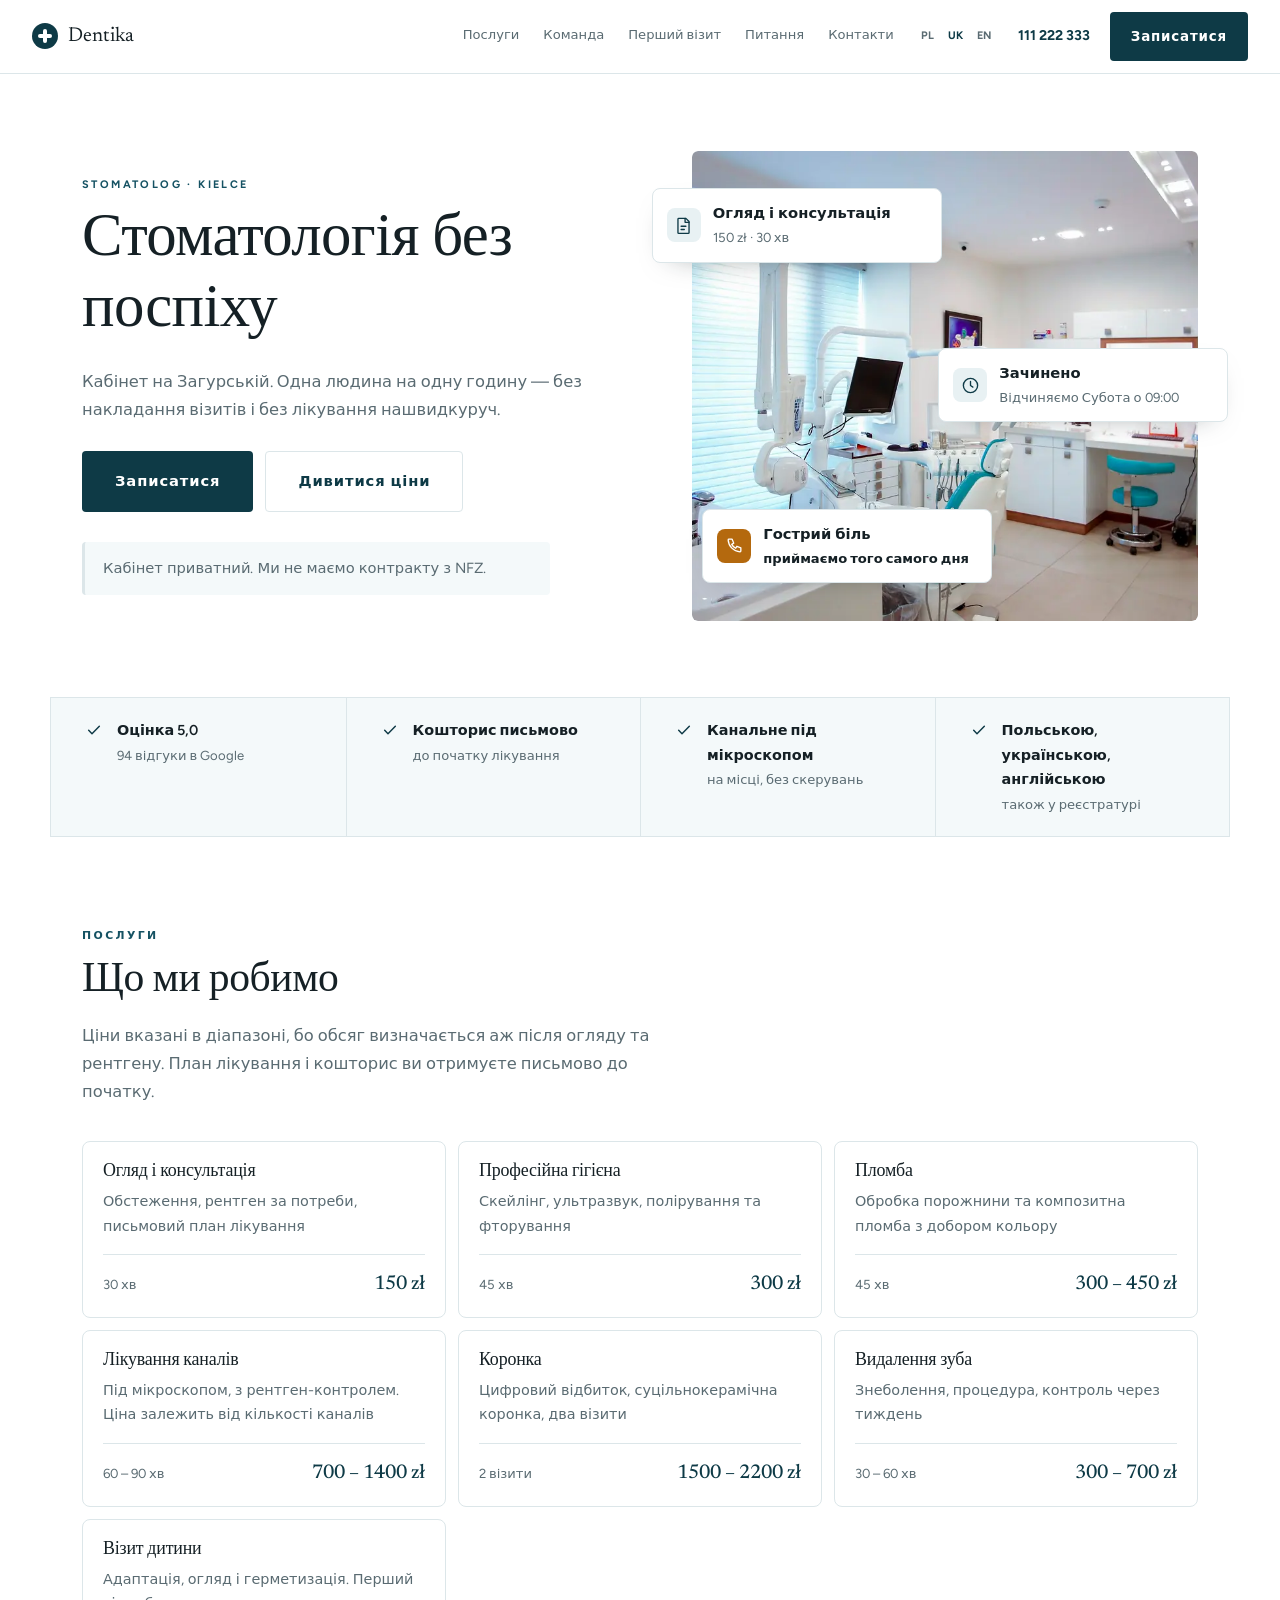
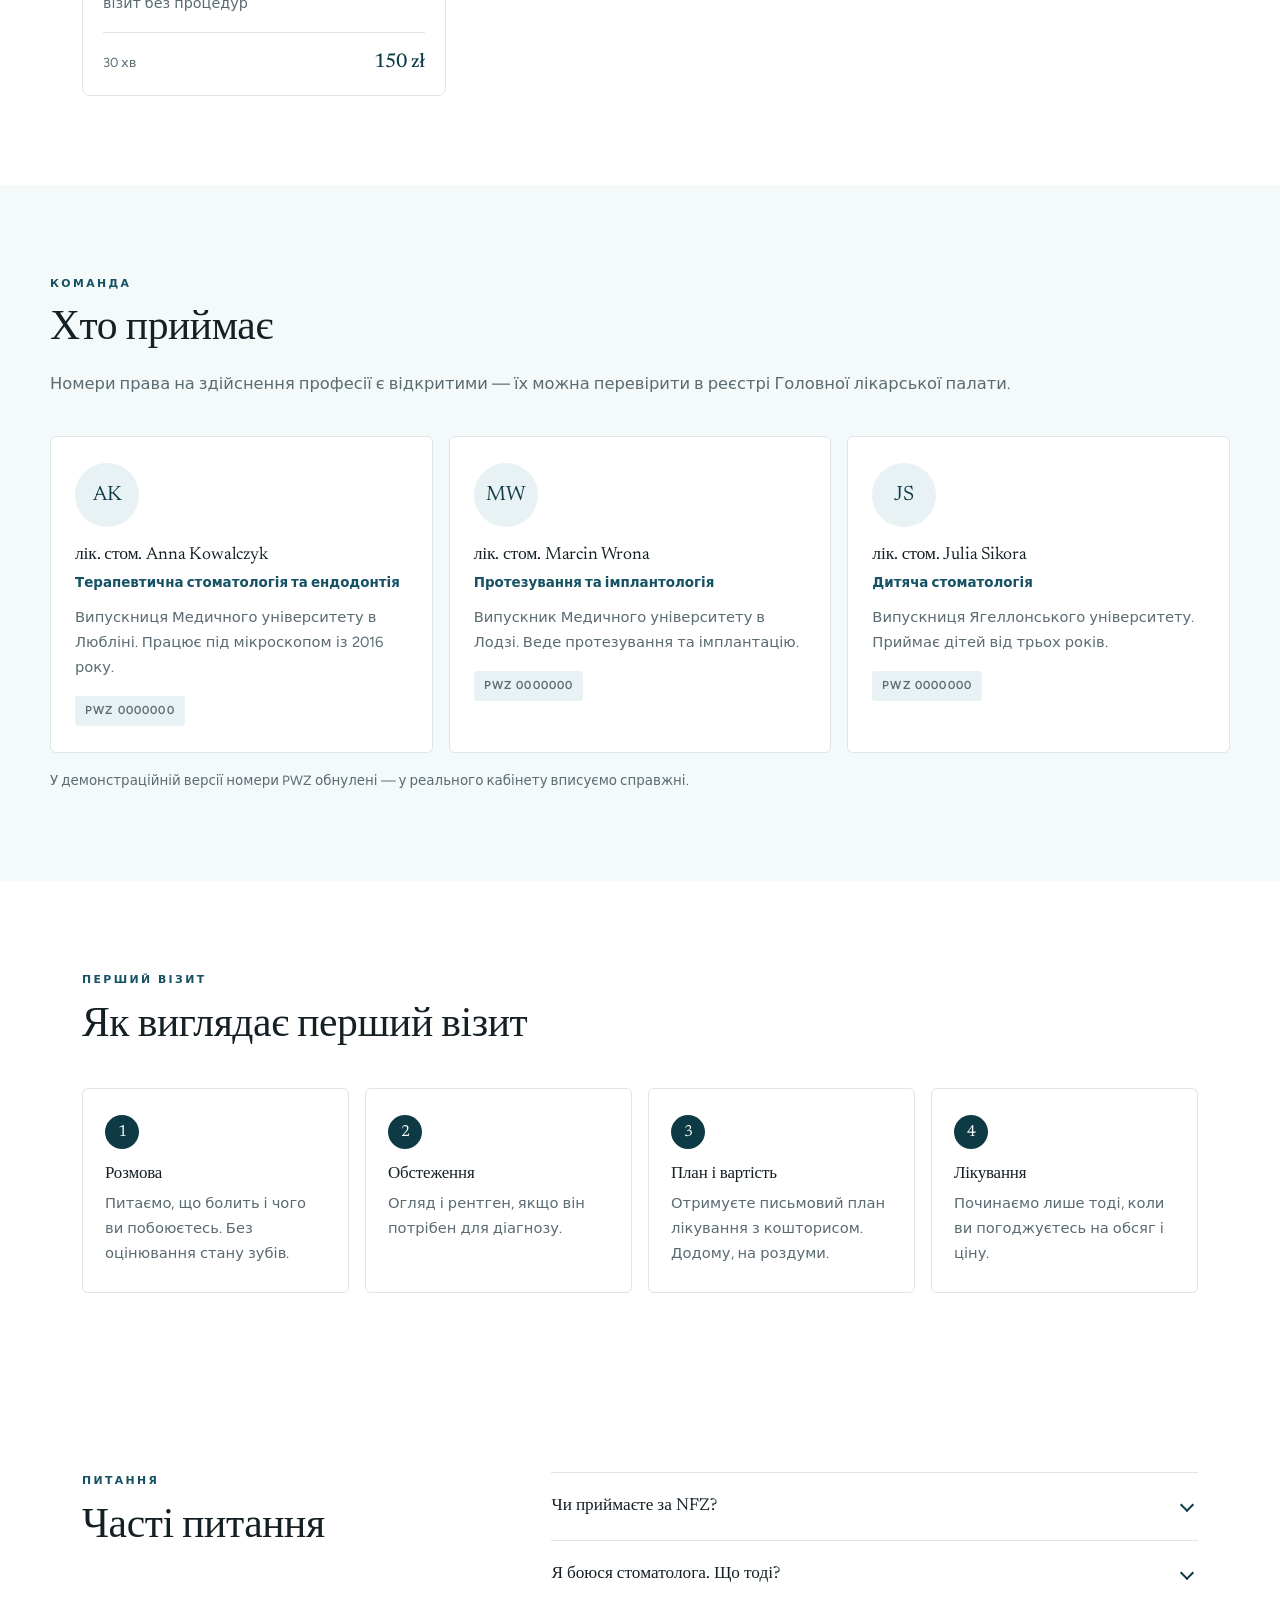
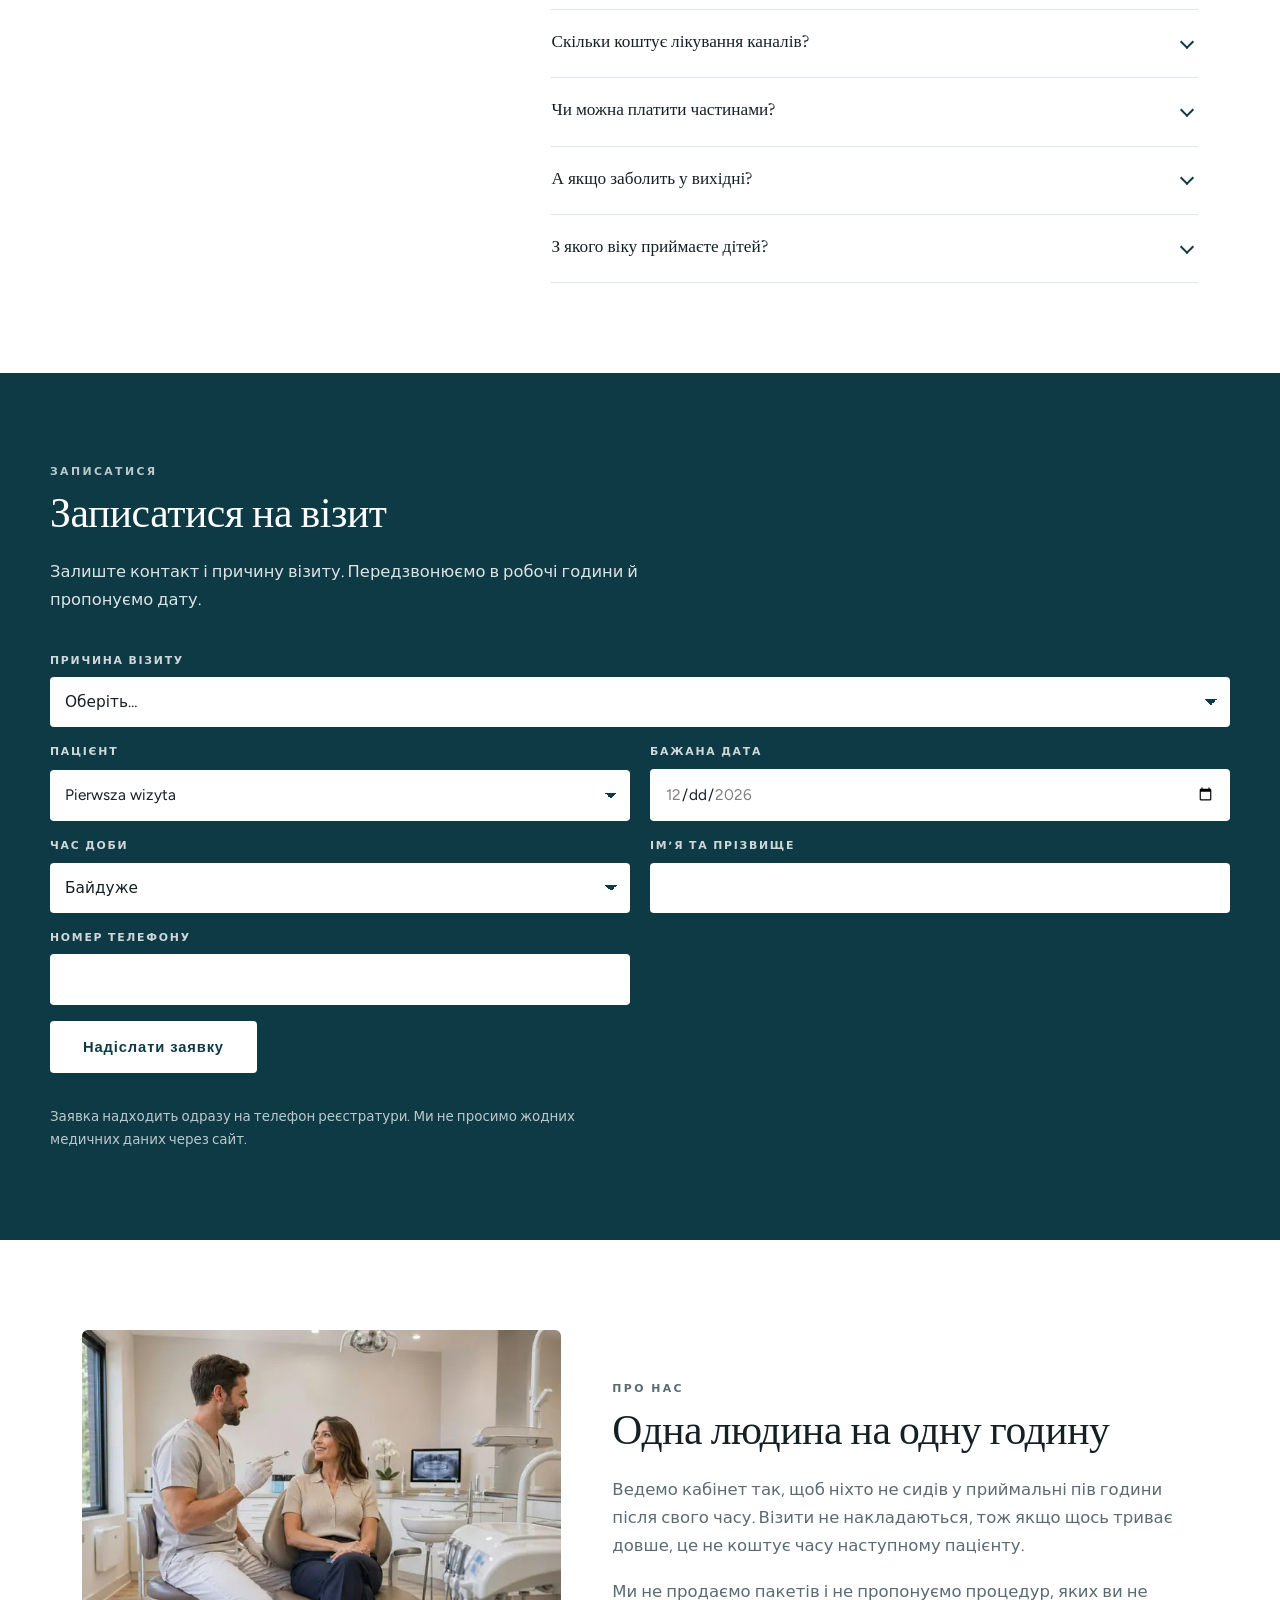
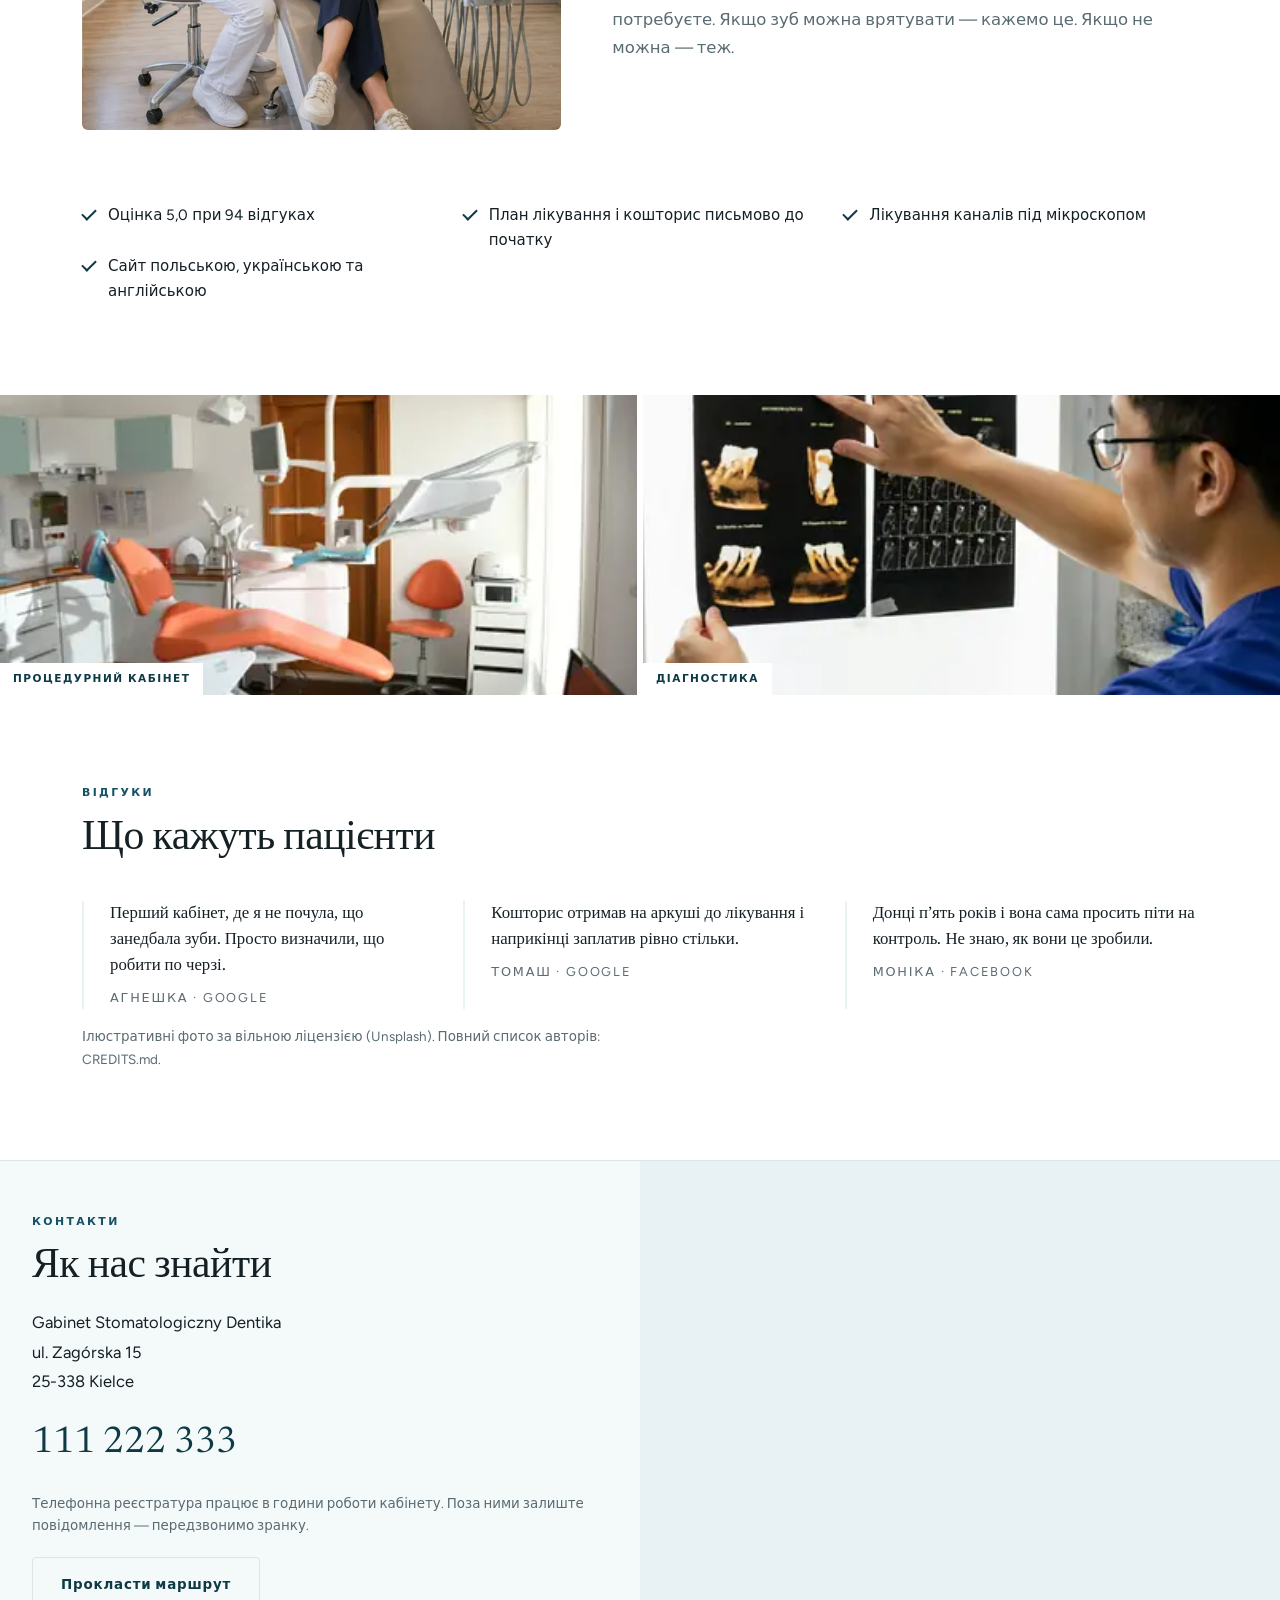
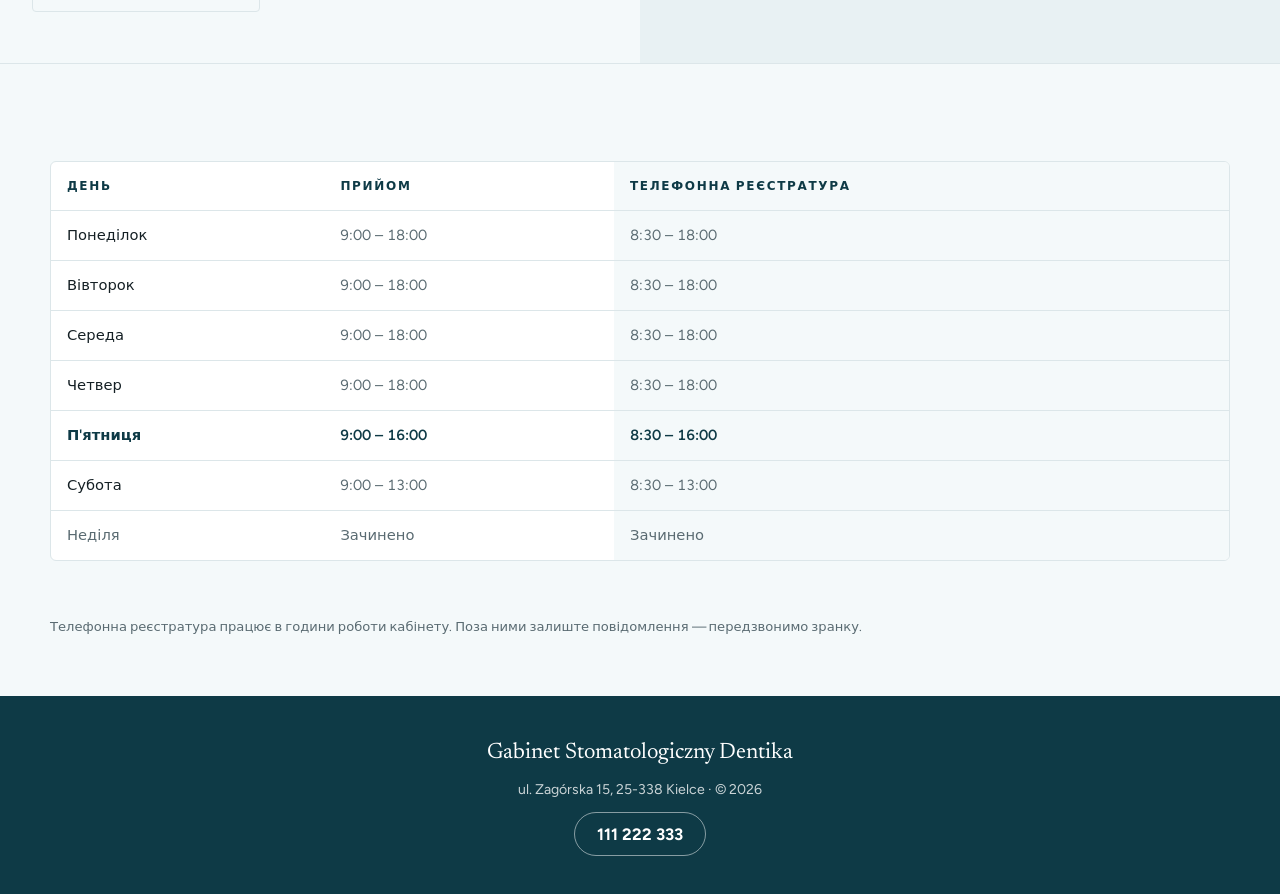
<file: uk/index.html>
<!DOCTYPE html>
<html lang="uk">
<head>
<meta charset="utf-8">
<meta name="viewport" content="width=device-width, initial-scale=1">
<title>Dentika — стоматолог, Кельце</title>
<meta name="description" content="Приватний стоматологічний кабінет у Кельце. Огляди, терапевтичне лікування та лікування каналів під мікроскопом, протезування.">
<meta name="robots" content="noindex, nofollow">
<link rel="canonical" href="https://otabekmamadaliev.github.io/archetyp-gabinet/uk/">
<link rel="alternate" hreflang="pl" href="https://otabekmamadaliev.github.io/archetyp-gabinet/">
<link rel="alternate" hreflang="uk" href="https://otabekmamadaliev.github.io/archetyp-gabinet/uk/">
<link rel="alternate" hreflang="en" href="https://otabekmamadaliev.github.io/archetyp-gabinet/en/">
<link rel="alternate" hreflang="x-default" href="https://otabekmamadaliev.github.io/archetyp-gabinet/">
<meta name="theme-color" content="#0E3A46">
<meta property="og:type" content="website">
<meta property="og:locale" content="uk_UA">
<meta property="og:site_name" content="Gabinet Stomatologiczny Dentika">
<meta property="og:title" content="Dentika — стоматолог, Кельце">
<meta property="og:description" content="Приватний стоматологічний кабінет у Кельце. Огляди, терапевтичне лікування та лікування каналів під мікроскопом, протезування.">
<meta property="og:url" content="https://otabekmamadaliev.github.io/archetyp-gabinet/uk/">
<meta property="og:image" content="https://otabekmamadaliev.github.io/archetyp-gabinet/assets/img/og.jpg">
<meta name="twitter:card" content="summary_large_image">
<link rel="icon" href="data:image/svg+xml,%3Csvg xmlns='http://www.w3.org/2000/svg' viewBox='0 0 32 32'%3E%3Crect width='32' height='32' fill='%23FFFFFF'/%3E%3Cpath d='M16 8v16M8 16h16' stroke='%230E3A46' stroke-width='4' stroke-linecap='round'/%3E%3C/svg%3E">
<link rel="preconnect" href="https://fonts.googleapis.com">
<link rel="preconnect" href="https://fonts.gstatic.com" crossorigin>
<link rel="stylesheet" href="https://fonts.googleapis.com/css2?family=Newsreader:wght@400;500&family=Figtree:wght@400;500;600;700&display=swap">
<script>
/* Wykrywanie języka — tylko strona polska przekierowuje, więc nie ma pętli. */
(function(){
  try{
    var tu=document.documentElement.lang.slice(0,2), znane={pl:1,uk:1,en:1};
    function idz(l){var p=location.pathname.replace(/index\.html$/,'').replace(/\/(uk|en)\/?$/,'/');
      if(p.slice(-1)!=='/')p+='/';location.replace(l==='pl'?p:p+l+'/');}
    var w=null; try{w=localStorage.getItem('jezyk');}catch(e){}
    if(w&&znane[w]){if(w!==tu)idz(w);return;}
    if(tu!=='pl')return;
    try{if(sessionStorage.getItem('jezyk-auto'))return;sessionStorage.setItem('jezyk-auto','1');}catch(e){}
    var chce='en', lista=navigator.languages||[navigator.language||'en'];
    for(var i=0;i<lista.length;i++){var l=String(lista[i]).slice(0,2).toLowerCase();if(znane[l]){chce=l;break;}}
    if(chce!=='pl')idz(chce);
  }catch(e){}
})();
</script>
<link rel="stylesheet" href="../assets/style.css">

<link rel="preload" as="image" href="../assets/img/hero-2000.webp"
      imagesrcset="../assets/img/hero-640.webp 640w, ../assets/img/hero-960.webp 960w, ../assets/img/hero-1280.webp 1280w, ../assets/img/hero-1600.webp 1600w, ../assets/img/hero-2000.webp 2000w" imagesizes="100vw" type="image/webp" fetchpriority="high">

</head>
<body>
<a class="skip" href="#tresc">Перейти до вмісту</a>

<header class="belka" id="gora">
  <a class="marka" href="#gora"><span class="marka-znak" aria-hidden="true"></span>Dentika</a>
  <nav class="nawi" aria-label="Головне меню">
    <a href="#zabiegi">Послуги</a>
    <a href="#zespol">Команда</a>
    <a href="#przebieg">Перший візит</a>
    <a href="#faq">Питання</a>
    <a href="#znajdz">Контакти</a>
  </nav>
  <div class="jz" role="group" aria-label="Вибір мови"><a class="lang" href=".././" hreflang="pl" title="Polski">PL</a><span class="lang is-on" aria-current="true">UK</span><a class="lang" href="../en/" hreflang="en" title="English">EN</a></div>
  <a class="tel-link" href="tel:+48111222333">111 222 333</a>
  <a class="btn btn--glowny btn--belka" href="#wizyta">Записатися</a>
  <button class="ham" type="button" aria-expanded="false" aria-controls="mm" aria-label="Відкрити меню"><span></span><span></span><span></span></button>
</header>
<nav class="mm" id="mm" aria-label="Головне меню">
  <a href="#zabiegi">Послуги</a>
  <a href="#zespol">Команда</a>
  <a href="#przebieg">Перший візит</a>
  <a href="#faq">Питання</a>
  <a href="#wizyta">Записатися</a>
  <div class="jz jz--mob" role="group" aria-label="Вибір мови"><a class="lang" href=".././" hreflang="pl" title="Polski">PL</a><span class="lang is-on" aria-current="true">UK</span><a class="lang" href="../en/" hreflang="en" title="English">EN</a></div>
</nav>

<main id="tresc">

  <section class="otwarcie">
    <div class="otwarcie-tekst">
      <p class="nadtytul">Stomatolog &middot; Kielce</p>
      <h1>Стоматологія без поспіху</h1>
      <p class="wstep">Кабінет на Загурській. Одна людина на одну годину — без накладання візитів і без лікування нашвидкуруч.</p>
      <div class="guziki">
        <a class="btn btn--glowny btn--duzy" href="#wizyta">Записатися</a>
        <a class="btn btn--obrys btn--duzy" href="#zabiegi">Дивитися ціни</a>
      </div>
      <!-- Dwie informacje, przez które pacjent dzwoni najczęściej: czy NFZ
           i co robić, gdy boli. Stoją nad zgięciem, a nie w regulaminie. -->
      <div class="uwagi">
        <p class="uwaga">Кабінет приватний. Ми не маємо контракту з NFZ.</p>
      </div>
    </div>
    <div class="otwarcie-foto">
      <picture><source type="image/webp" srcset="../assets/img/hero-640.webp 640w, ../assets/img/hero-960.webp 960w, ../assets/img/hero-1280.webp 1280w, ../assets/img/hero-1600.webp 1600w, ../assets/img/hero-2000.webp 2000w" sizes="100vw"><img class="img--hero" src="../assets/img/hero-2000.jpg" srcset="../assets/img/hero-640.jpg 640w, ../assets/img/hero-960.jpg 960w, ../assets/img/hero-1280.jpg 1280w, ../assets/img/hero-1600.jpg 1600w, ../assets/img/hero-2000.jpg 2000w" sizes="100vw" width="2000" height="1125" alt="Nowoczesny gabinet stomatologiczny z fotelem i sprzętem" decoding="async" loading="eager" fetchpriority="high"></picture>
      <div class="kartki">

        <a class="kartka" href="#zabiegi">
          <span class="kartka-znak" aria-hidden="true"><svg viewBox="0 0 24 24" fill="none" stroke="currentColor" stroke-width="1.7" stroke-linecap="round" stroke-linejoin="round"><path d="M6 3h9l4 4v14a1 1 0 0 1-1 1H6a1 1 0 0 1-1-1V4a1 1 0 0 1 1-1z"/><path d="M14 3v5h5"/><path d="M9 13h6M9 17h4"/></svg></span>
          <span class="kartka-tresc">
            <b>Огляд і консультація</b>
            <span>150 zł &middot; 30 хв</span>
          </span>
        </a>


        <!-- Wypelniane przez przegladarke z prawdziwych godzin. Ukryte,
             dopoki nie ma pewnej odpowiedzi — patrz app.js. -->
        <div class="kartka kartka--stan" id="kartka-stan" hidden>
          <span class="kartka-znak" aria-hidden="true"><svg viewBox="0 0 24 24" fill="none" stroke="currentColor" stroke-width="1.7" stroke-linecap="round" stroke-linejoin="round"><circle cx="12" cy="12" r="9"/><path d="M12 7v5l3 2"/></svg></span>
          <span class="kartka-tresc">
            <b data-stan-tytul></b>
            <span data-stan-opis></span>
          </span>
        </div>


        <a class="kartka kartka--pilne" href="tel:+48111222333">
          <span class="kartka-znak" aria-hidden="true"><svg viewBox="0 0 24 24" fill="none" stroke="currentColor" stroke-width="1.7" stroke-linecap="round" stroke-linejoin="round"><path d="M5 4h4l2 5-2.5 1.5a12 12 0 0 0 5 5L15 13l5 2v4a1 1 0 0 1-1 1A16 16 0 0 1 4 5a1 1 0 0 1 1-1z"/></svg></span>
          <span class="kartka-tresc">
            <b>Гострий біль</b>
            <span>приймаємо того самого дня</span>
          </span>
        </a>

      </div>
    </div>
  </section>

  <!-- Pasek zaufania: cztery rzeczy, ktore pacjent chce uslyszec, ZANIM
       zacznie czytac cennik. Stoi tuz pod zgieciem, jednym rzedem. -->
  <section class="zaufanie" aria-label="Про нас">

    <div class="zaufanie-poz">
      <span class="zaufanie-znak" aria-hidden="true"><svg viewBox="0 0 24 24" fill="none" stroke="currentColor" stroke-width="2.2" stroke-linecap="round" stroke-linejoin="round"><path d="M4 12.5l5 5L20 6.5"/></svg></span>
      <span class="zaufanie-tresc"><b>Оцінка 5,0</b><span>94 відгуки в Google</span></span>
    </div>

    <div class="zaufanie-poz">
      <span class="zaufanie-znak" aria-hidden="true"><svg viewBox="0 0 24 24" fill="none" stroke="currentColor" stroke-width="2.2" stroke-linecap="round" stroke-linejoin="round"><path d="M4 12.5l5 5L20 6.5"/></svg></span>
      <span class="zaufanie-tresc"><b>Кошторис письмово</b><span>до початку лікування</span></span>
    </div>

    <div class="zaufanie-poz">
      <span class="zaufanie-znak" aria-hidden="true"><svg viewBox="0 0 24 24" fill="none" stroke="currentColor" stroke-width="2.2" stroke-linecap="round" stroke-linejoin="round"><path d="M4 12.5l5 5L20 6.5"/></svg></span>
      <span class="zaufanie-tresc"><b>Канальне під мікроскопом</b><span>на місці, без скерувань</span></span>
    </div>

    <div class="zaufanie-poz">
      <span class="zaufanie-znak" aria-hidden="true"><svg viewBox="0 0 24 24" fill="none" stroke="currentColor" stroke-width="2.2" stroke-linecap="round" stroke-linejoin="round"><path d="M4 12.5l5 5L20 6.5"/></svg></span>
      <span class="zaufanie-tresc"><b>Польською, українською, англійською</b><span>також у реєстратурі</span></span>
    </div>

  </section>

  <section class="zabiegi" id="zabiegi">
    <p class="nadtytul">Послуги</p>
    <h2>Що ми робимо</h2>
    <p class="wstep">Ціни вказані в діапазоні, бо обсяг визначається аж після огляду та рентгену. План лікування і кошторис ви отримуєте письмово до початку.</p>
    <div class="cennik-karty">

      <article class="zabieg">
        <h3>Огляд і консультація</h3>
        <p class="zabieg-opis">Обстеження, рентген за потреби, письмовий план лікування</p>
        <p class="zabieg-dol"><span class="zabieg-czas">30 хв</span><b class="zabieg-cena">150 zł</b></p>
      </article>

      <article class="zabieg">
        <h3>Професійна гігієна</h3>
        <p class="zabieg-opis">Скейлінг, ультразвук, полірування та фторування</p>
        <p class="zabieg-dol"><span class="zabieg-czas">45 хв</span><b class="zabieg-cena">300 zł</b></p>
      </article>

      <article class="zabieg">
        <h3>Пломба</h3>
        <p class="zabieg-opis">Обробка порожнини та композитна пломба з добором кольору</p>
        <p class="zabieg-dol"><span class="zabieg-czas">45 хв</span><b class="zabieg-cena">300 – 450 zł</b></p>
      </article>

      <article class="zabieg">
        <h3>Лікування каналів</h3>
        <p class="zabieg-opis">Під мікроскопом, з рентген-контролем. Ціна залежить від кількості каналів</p>
        <p class="zabieg-dol"><span class="zabieg-czas">60 – 90 хв</span><b class="zabieg-cena">700 – 1400 zł</b></p>
      </article>

      <article class="zabieg">
        <h3>Коронка</h3>
        <p class="zabieg-opis">Цифровий відбиток, суцільнокерамічна коронка, два візити</p>
        <p class="zabieg-dol"><span class="zabieg-czas">2 візити</span><b class="zabieg-cena">1500 – 2200 zł</b></p>
      </article>

      <article class="zabieg">
        <h3>Видалення зуба</h3>
        <p class="zabieg-opis">Знеболення, процедура, контроль через тиждень</p>
        <p class="zabieg-dol"><span class="zabieg-czas">30 – 60 хв</span><b class="zabieg-cena">300 – 700 zł</b></p>
      </article>

      <article class="zabieg">
        <h3>Візит дитини</h3>
        <p class="zabieg-opis">Адаптація, огляд і герметизація. Перший візит без процедур</p>
        <p class="zabieg-dol"><span class="zabieg-czas">30 хв</span><b class="zabieg-cena">150 zł</b></p>
      </article>

    </div>
  </section>

  <section class="zespol" id="zespol">
    <p class="nadtytul">Команда</p>
    <h2>Хто приймає</h2>
    <p class="wstep">Номери права на здійснення професії є відкритими — їх можна перевірити в реєстрі Головної лікарської палати.</p>
    <div class="zespol-siatka">

      <article class="lekarz">
        <div class="lekarz-foto" aria-hidden="true"><span>AK</span></div>
        <h3>лік. стом. Anna Kowalczyk</h3>
        <p class="lekarz-spec">Терапевтична стоматологія та ендодонтія</p>
        <p class="lekarz-opis">Випускниця Медичного університету в Любліні. Працює під мікроскопом із 2016 року.</p>
        <span class="lekarz-pwz">PWZ 0000000</span>
      </article>

      <article class="lekarz">
        <div class="lekarz-foto" aria-hidden="true"><span>MW</span></div>
        <h3>лік. стом. Marcin Wrona</h3>
        <p class="lekarz-spec">Протезування та імплантологія</p>
        <p class="lekarz-opis">Випускник Медичного університету в Лодзі. Веде протезування та імплантацію.</p>
        <span class="lekarz-pwz">PWZ 0000000</span>
      </article>

      <article class="lekarz">
        <div class="lekarz-foto" aria-hidden="true"><span>JS</span></div>
        <h3>лік. стом. Julia Sikora</h3>
        <p class="lekarz-spec">Дитяча стоматологія</p>
        <p class="lekarz-opis">Випускниця Ягеллонського університету. Приймає дітей від трьох років.</p>
        <span class="lekarz-pwz">PWZ 0000000</span>
      </article>

    </div>
    <p class="drobne">У демонстраційній версії номери PWZ обнулені — у реального кабінету вписуємо справжні.</p>
  </section>

  <section class="przebieg" id="przebieg">
    <p class="nadtytul">Перший візит</p>
    <h2>Як виглядає перший візит</h2>
    <ol class="kroki"><li class="krok"><span class="krok-nr">1</span><h3>Розмова</h3><p>Питаємо, що болить і чого ви побоюєтесь. Без оцінювання стану зубів.</p></li><li class="krok"><span class="krok-nr">2</span><h3>Обстеження</h3><p>Огляд і рентген, якщо він потрібен для діагнозу.</p></li><li class="krok"><span class="krok-nr">3</span><h3>План і вартість</h3><p>Отримуєте письмовий план лікування з кошторисом. Додому, на роздуми.</p></li><li class="krok"><span class="krok-nr">4</span><h3>Лікування</h3><p>Починаємо лише тоді, коли ви погоджуєтесь на обсяг і ціну.</p></li></ol>
  </section>

  <!-- FAQ na znaczniku <details>: działa bez JavaScriptu, jest dostępne
       z klawiatury, a wyszukiwarka widzi całą odpowiedź w treści strony. -->
  <section class="faq" id="faq">
    <div class="faq-naglowek">
      <p class="nadtytul">Питання</p>
      <h2>Часті питання</h2>
    </div>
    <div class="faq-lista"><details class="pytanie"><summary>Чи приймаєте за NFZ?</summary><p>Ні. Кабінет повністю приватний — контракту з Національним фондом здоровʼя не маємо. Кажемо про це одразу, щоб ніхто не приїхав даремно.</p></details><details class="pytanie"><summary>Я боюся стоматолога. Що тоді?</summary><p>Скажіть про це при записі. Перший візит можна обмежити розмовою та оглядом, без жодних процедур. Багатьом цього достатньо, щоб прийти вдруге.</p></details><details class="pytanie"><summary>Скільки коштує лікування каналів?</summary><p>Від 700 до 1400 zł, залежно від кількості каналів у зубі. Точну суму називаємо після рентгену, до початку лікування.</p></details><details class="pytanie"><summary>Чи можна платити частинами?</summary><p>При лікуванні, розкладеному на кілька візитів, оплата йде за кожен візит окремо. При великих протезних планах узгоджуємо графік індивідуально.</p></details><details class="pytanie"><summary>А якщо заболить у вихідні?</summary><p>У суботу приймаємо до 13:00. Поза робочими годинами найближче чергування працює при лікарні — номер є в записі на автовідповідачі.</p></details><details class="pytanie"><summary>З якого віку приймаєте дітей?</summary><p>Від трьох років. Перший візит дитини — це завжди адаптація: оглядаємо кабінет, рахуємо зуби, нічого не робимо силою.</p></details></div>
  </section>

  <section class="wizyta" id="wizyta">
    <div class="wizyta-naglowek">
      <p class="nadtytul">Записатися</p>
      <h2>Записатися на візит</h2>
      <p class="wstep">Залиште контакт і причину візиту. Передзвонюємо в робочі години й пропонуємо дату.</p>
    </div>
    <form class="wizyta-form" id="wizyta-form" novalidate>
      <p class="pole-grupa pole-grupa--szeroka">
        <label for="pole-powod">Причина візиту</label>
        <select class="pole" id="pole-powod" name="powod" required></select>
      </p>
      <p class="pole-grupa">
        <label for="pole-pacjent">Пацієнт</label>
        <select class="pole" id="pole-pacjent" name="pacjent"></select>
      </p>
      <p class="pole-grupa">
        <label for="pole-data">Бажана дата</label>
        <input class="pole" id="pole-data" name="data" type="date">
      </p>
      <p class="pole-grupa">
        <label for="pole-pora">Час доби</label>
        <select class="pole" id="pole-pora" name="pora"></select>
      </p>
      <p class="pole-grupa">
        <label for="pole-imie">Імʼя та прізвище</label>
        <input class="pole" id="pole-imie" name="imie" type="text" autocomplete="name" required>
      </p>
      <p class="pole-grupa">
        <label for="pole-tel">Номер телефону</label>
        <input class="pole" id="pole-tel" name="tel" type="tel" inputmode="tel" autocomplete="tel" required>
      </p>
      <div class="wizyta-stopka">
        <button class="btn btn--glowny btn--duzy" type="submit">Надіслати заявку</button>
        <p class="wizyta-komunikat" id="wizyta-komunikat" role="status" aria-live="polite"></p>
      </div>
      <p class="drobne">Заявка надходить одразу на телефон реєстратури. Ми не просимо жодних медичних даних через сайт.</p>
    </form>
  </section>

  <section class="o-nas">
    <div class="o-nas-foto"><picture><source type="image/webp" srcset="../assets/img/about-480.webp 480w, ../assets/img/about-720.webp 720w, ../assets/img/about-960.webp 960w, ../assets/img/about-1200.webp 1200w" sizes="(min-width: 1160px) 508px, (min-width: 900px) 45vw, calc(100vw - 40px)"><img class="img--about" src="../assets/img/about-1200.jpg" srcset="../assets/img/about-480.jpg 480w, ../assets/img/about-720.jpg 720w, ../assets/img/about-960.jpg 960w, ../assets/img/about-1200.jpg 1200w" sizes="(min-width: 1160px) 508px, (min-width: 900px) 45vw, calc(100vw - 40px)" width="1200" height="900" alt="Lekarz rozmawia z pacjentem w gabinecie stomatologicznym" decoding="async" loading="lazy"></picture></div>
    <div class="o-nas-tresc">
      <p class="nadtytul">Про нас</p>
      <h2>Одна людина на одну годину</h2>
      <p>Ведемо кабінет так, щоб ніхто не сидів у приймальні пів години після свого часу. Візити не накладаються, тож якщо щось триває довше, це не коштує часу наступному пацієнту.</p><p>Ми не продаємо пакетів і не пропонуємо процедур, яких ви не потребуєте. Якщо зуб можна врятувати — кажемо це. Якщо не можна — теж.</p>
    </div>
    <ul class="atuty"><li>Оцінка 5,0 при 94 відгуках</li><li>План лікування і кошторис письмово до початку</li><li>Лікування каналів під мікроскопом</li><li>Сайт польською, українською та англійською</li></ul>
  </section>


  <section class="galeria" aria-label="Кабінет">
    <figure><picture><source type="image/webp" srcset="../assets/img/gabinet-1-400.webp 400w, ../assets/img/gabinet-1-600.webp 600w, ../assets/img/gabinet-1-800.webp 800w" sizes="(min-width: 1160px) 350px, (min-width: 980px) 31vw, (min-width: 640px) calc(50vw - 28px), calc(100vw - 40px)"><img class="img--gabinet-1" src="../assets/img/gabinet-1-800.jpg" srcset="../assets/img/gabinet-1-400.jpg 400w, ../assets/img/gabinet-1-600.jpg 600w, ../assets/img/gabinet-1-800.jpg 800w" sizes="(min-width: 1160px) 350px, (min-width: 980px) 31vw, (min-width: 640px) calc(50vw - 28px), calc(100vw - 40px)" width="800" height="600" alt="Fotel stomatologiczny w jasnym, przeszklonym gabinecie" decoding="async" loading="lazy"></picture><figcaption>Процедурний кабінет</figcaption></figure><figure><picture><source type="image/webp" srcset="../assets/img/gabinet-2-400.webp 400w, ../assets/img/gabinet-2-600.webp 600w, ../assets/img/gabinet-2-800.webp 800w" sizes="(min-width: 1160px) 350px, (min-width: 980px) 31vw, (min-width: 640px) calc(50vw - 28px), calc(100vw - 40px)"><img class="img--gabinet-2" src="../assets/img/gabinet-2-800.jpg" srcset="../assets/img/gabinet-2-400.jpg 400w, ../assets/img/gabinet-2-600.jpg 600w, ../assets/img/gabinet-2-800.jpg 800w" sizes="(min-width: 1160px) 350px, (min-width: 980px) 31vw, (min-width: 640px) calc(50vw - 28px), calc(100vw - 40px)" width="800" height="600" alt="Lekarz ogląda zdjęcia RTG na negatoskopie" decoding="async" loading="lazy"></picture><figcaption>Діагностика</figcaption></figure>
  </section>


  <section class="opinie">
    <p class="nadtytul">Відгуки</p>
    <h2>Що кажуть пацієнти</h2>
    <ol class="opinie-lista">

      <li class="opinia">
        <p class="opinia-tekst">Перший кабінет, де я не почула, що занедбала зуби. Просто визначили, що робити по черзі.</p>
        <p class="opinia-kto">Агнешка &middot; Google</p>
      </li>

      <li class="opinia">
        <p class="opinia-tekst">Кошторис отримав на аркуші до лікування і наприкінці заплатив рівно стільки.</p>
        <p class="opinia-kto">Томаш &middot; Google</p>
      </li>

      <li class="opinia">
        <p class="opinia-tekst">Донці пʼять років і вона сама просить піти на контроль. Не знаю, як вони це зробили.</p>
        <p class="opinia-kto">Моніка &middot; Facebook</p>
      </li>

    </ol>
    <p class="drobne">Ілюстративні фото за вільною ліцензією (Unsplash). Повний список авторів: CREDITS.md.</p>
  </section>

  <section class="znajdz" id="znajdz">
    <div class="znajdz-dane">
      <p class="nadtytul">Контакти</p>
      <h2>Як нас знайти</h2>
      <address class="adres">Gabinet Stomatologiczny Dentika<br>ul. Zagórska 15<br>25-338 Kielce</address>
      <a class="tel-duzy" href="tel:+48111222333">111 222 333</a>
      <p class="drobne">Телефонна реєстратура працює в години роботи кабінету. Поза ними залиште повідомлення — передзвонимо зранку.</p>
      <a class="btn btn--obrys" href="https://www.google.com/maps/search/?api=1&amp;query=Zagorska+15+Kielce" target="_blank" rel="noopener">Прокласти маршрут</a>
    </div>
    <div class="mapa">
      <iframe src="https://www.google.com/maps?q=50.8745,20.6389&amp;hl=pl&amp;z=17&amp;output=embed" title="Gabinet Stomatologiczny Dentika — Адреса" loading="lazy" referrerpolicy="no-referrer-when-downgrade"></iframe>
    </div>
  </section>

  <!-- W gabinecie to są dwie różne rzeczy: godziny przyjęć i godziny, w których
       ktoś odbiera telefon. Pacjent dzwoniący o 8:30 chce wiedzieć to drugie,
       a jedna wspólna tabela nigdy mu tego nie powie. -->
  <section class="dwie-godziny" aria-label="Години роботи">
    <div class="dg-srodek">
      <div class="tabela-otoczka">
        <table class="dg-tabela">
          <thead>
            <tr>
              <th scope="col">День</th>
              <th scope="col">Прийом</th>
              <th scope="col">Телефонна реєстратура</th>
            </tr>
          </thead>
          <tbody><tr class="gw" data-dzien="0"><th scope="row">Понеділок</th><td>9:00 – 18:00</td><td>8:30 – 18:00</td></tr><tr class="gw" data-dzien="1"><th scope="row">Вівторок</th><td>9:00 – 18:00</td><td>8:30 – 18:00</td></tr><tr class="gw" data-dzien="2"><th scope="row">Середа</th><td>9:00 – 18:00</td><td>8:30 – 18:00</td></tr><tr class="gw" data-dzien="3"><th scope="row">Четвер</th><td>9:00 – 18:00</td><td>8:30 – 18:00</td></tr><tr class="gw" data-dzien="4"><th scope="row">П&#39;ятниця</th><td>9:00 – 16:00</td><td>8:30 – 16:00</td></tr><tr class="gw" data-dzien="5"><th scope="row">Субота</th><td>9:00 – 13:00</td><td>8:30 – 13:00</td></tr><tr class="gw" data-dzien="6" data-zamkniete="1"><th scope="row">Неділя</th><td>Зачинено</td><td>Зачинено</td></tr></tbody>
        </table>
      </div>
      <p class="dg-nota">Телефонна реєстратура працює в години роботи кабінету. Поза ними залиште повідомлення — передзвонимо зранку.</p>
    </div>
  </section>

</main>

<footer class="stopa">
  <p class="stopa-marka">Gabinet Stomatologiczny Dentika</p>
  <p class="stopa-adres">ul. Zagórska 15, 25-338 Kielce &middot; &copy; 2026</p>
  <a class="stopa-tel" href="tel:+48111222333">111 222 333</a>
</footer>

<script id="i18n" type="application/json">{"sending":"Надсилання…","fillAll":"Заповніть усі поля форми.","openingMail":"Відкриваємо вашу поштову програму…","notConnected":"Форма ще не підключена. Будь ласка, зателефонуйте нам.","sent":"Дякуємо! Повідомлення надіслано — ми скоро зв'яжемося з вами.","failed":"Не вдалося надіслати повідомлення. Будь ласка, зателефонуйте нам.","mailName":"Ім'я та прізвище","mailContact":"Контакт","backToTop":"Нагору","closeGallery":"Закрити перегляд","prevImage":"Попереднє фото","nextImage":"Наступне фото","closeMenu":"Закрити меню","gFill":"Оберіть причину візиту.","gPhone":"Вкажіть імʼя та номер телефону.","gOpening":"Відкриваємо повідомлення із заявкою…","gNoChannel":"Онлайн-запис ще не підключено. Зателефонуйте, будь ласка.","gDone":"Готово. Надішліть повідомлення, що відкрилося — ми передзвонимо з датою."}</script>
<script id="dane" type="application/json">{"wiz":{"kanal":"whatsapp","dniNaprzod":21,"godzinaOd":9,"godzinaDo":18,"powody":["Przegląd i konsultacja","Ból zęba — pilne","Higienizacja","Leczenie zachowawcze","Leczenie kanałowe","Proteza lub korona","Wizyta dziecka","Inny powód"],"pacjent":["Pierwsza wizyta","Jestem już pacjentem"]},"godziny":[[540,1080],[540,1080],[540,1080],[540,1080],[540,960],[540,780],null],"dniTyg":["Понеділок","Вівторок","Середа","Четвер","П'ятниця","Субота","Неділя"],"stan":{"terazOtwarte":"Зараз відчинено","doGodz":"до {g}","zamkniete":"Зачинено","otwieramy":"Відчиняємо {d} о {g}","pilneTytul":"Гострий біль","cennikEtyk":"Перший візит","pilneOpis":"приймаємо того самого дня"},"tel":"+48111222333","firma":"Gabinet Stomatologiczny Dentika","pory":["Байдуже","До обіду","Після обіду"],"slowa":{"choose":"Оберіть…"}}</script>
<script src="../assets/app.js" defer></script>
<script type="application/ld+json">{
  "@context": "https://schema.org",
  "@type": "Dentist",
  "name": "Gabinet Stomatologiczny Dentika",
  "image": "https://otabekmamadaliev.github.io/archetyp-gabinet/assets/img/og.jpg",
  "url": "https://otabekmamadaliev.github.io/archetyp-gabinet/",
  "telephone": "+48111222333",
  "priceRange": "150–2200 zł",
  "address": {
    "@type": "PostalAddress",
    "streetAddress": "ul. Zagórska 15",
    "addressLocality": "Kielce",
    "postalCode": "25-338",
    "addressRegion": "świętokrzyskie",
    "addressCountry": "PL"
  },
  "geo": {
    "@type": "GeoCoordinates",
    "latitude": 50.8745,
    "longitude": 20.6389
  },
  "openingHoursSpecification": [
    {
      "@type": "OpeningHoursSpecification",
      "dayOfWeek": "Monday",
      "opens": "09:00",
      "closes": "18:00"
    },
    {
      "@type": "OpeningHoursSpecification",
      "dayOfWeek": "Tuesday",
      "opens": "09:00",
      "closes": "18:00"
    },
    {
      "@type": "OpeningHoursSpecification",
      "dayOfWeek": "Wednesday",
      "opens": "09:00",
      "closes": "18:00"
    },
    {
      "@type": "OpeningHoursSpecification",
      "dayOfWeek": "Thursday",
      "opens": "09:00",
      "closes": "18:00"
    },
    {
      "@type": "OpeningHoursSpecification",
      "dayOfWeek": "Friday",
      "opens": "09:00",
      "closes": "16:00"
    },
    {
      "@type": "OpeningHoursSpecification",
      "dayOfWeek": "Saturday",
      "opens": "09:00",
      "closes": "13:00"
    }
  ],
  "hasMap": "https://www.google.com/maps/search/?api=1&query=Zagorska+15+Kielce",
  "areaServed": {
    "@type": "City",
    "name": "Kielce"
  },
  "sameAs": []
}</script>
</body>
</html>
</file>
<file: assets/style.css>
/* ARCHETYP: GABINET / PRAKTYKA — arkusz wyłącznie tego projektu.
 *
 * Wzorzec dla wszystkiego, gdzie kupuje się ZAUFANIE, a nie produkt:
 * stomatolog, protetyk, fizjoterapeuta, optyk, psycholog, weterynarz.
 * W bazie prospektów to 11 firm — po fryzjerach druga co do wielkości grupa.
 *
 * Reguły układu, wynikające z tego, jak ludzie wybierają gabinet:
 *  — cennik widełkowy z jawnym „zależy od zakresu", nie jedna ładna liczba,
 *  — nazwiska z numerem PWZ, bo pacjent sprawdza lekarza w rejestrze,
 *  — FAQ na <details>, bo pytania „czy NFZ" i „boję się" są zadawane
 *    przez telefon dziesiątki razy w tygodniu i można je z tego telefonu zdjąć,
 *  — przebieg pierwszej wizyty rozpisany krok po kroku, bo strach bierze się
 *    z nieznajomości procedury, a nie z bólu.
 *
 * Jasno, dużo światła, jeden spokojny kolor. Gabinet nie ma imponować.
 */

:root{
  --morski:#0E3A46;
  --morski-2:#155263;
  --morski-mgla:#E8F1F3;
  --morski-mgla2:#F4F9FA;
  --atrament:#152025;
  --szept:#5A6B72;
  --linia:#DCE6E9;
  --biel:#FFFFFF;
  --bursztyn:#B4690E;
  --tyt:'Newsreader',Georgia,'Times New Roman',serif;
  --tekst:'Figtree',system-ui,-apple-system,'Segoe UI',Roboto,sans-serif;
  --szer:1180px;
  --tempo:.4s;
}

*,*::before,*::after{box-sizing:border-box}
html{-webkit-text-size-adjust:100%;scroll-behavior:smooth;scroll-padding-top:80px}
body{margin:0;background:var(--biel);color:var(--atrament);
  font:400 16.5px/1.7 var(--tekst);-webkit-font-smoothing:antialiased}
img{max-width:100%;display:block}
a{color:inherit}
h1,h2,h3{font-family:var(--tyt);font-weight:400;line-height:1.16;margin:0;letter-spacing:-.01em}
.sr{position:absolute;width:1px;height:1px;overflow:hidden;clip:rect(0 0 0 0)}
.skip{position:absolute;left:-9999px;background:var(--morski);color:var(--biel);padding:10px 16px;z-index:300}
.skip:focus{left:12px;top:12px}
:focus-visible{outline:2px solid var(--morski);outline-offset:3px}
.nadtytul{font-size:.68rem;font-weight:700;letter-spacing:.22em;text-transform:uppercase;
  color:var(--morski-2);margin:0 0 12px}
.wstep{font-size:1.02rem;color:var(--szept);max-width:62ch;margin:0}
.drobne{font-size:.84rem;color:var(--szept);margin:16px 0 0;max-width:64ch}

.btn{display:inline-flex;align-items:center;justify-content:center;gap:8px;
  font-size:.84rem;font-weight:600;letter-spacing:.06em;text-decoration:none;cursor:pointer;
  border:1px solid transparent;padding:15px 28px;border-radius:4px;
  transition:background var(--tempo),color var(--tempo),border-color var(--tempo),transform var(--tempo)}
.btn--glowny{background:var(--morski);color:var(--biel)}
.btn--glowny:hover{background:var(--morski-2);transform:translateY(-2px)}
.btn--obrys{background:transparent;color:var(--morski);border-color:var(--linia)}
.btn--obrys:hover{background:var(--morski-mgla);border-color:var(--morski)}
.btn--duzy{padding:17px 32px;font-size:.92rem}
.btn--belka{padding:12px 20px}

/* ------------------------------------------------------------- belka */
.belka{position:sticky;top:0;z-index:100;display:flex;align-items:center;gap:20px;min-width:0;
  padding:12px clamp(14px,3vw,32px);background:rgba(255,255,255,.96);backdrop-filter:blur(8px);
  border-bottom:1px solid var(--linia);transition:box-shadow var(--tempo)}
.belka.przewiniety{box-shadow:0 3px 18px rgba(21,32,37,.07)}
.marka{display:flex;align-items:center;gap:10px;text-decoration:none;margin-right:auto;min-width:0;
  font-family:var(--tyt);font-size:1.26rem;overflow:hidden;text-overflow:ellipsis;white-space:nowrap}
.marka-znak{flex:0 0 auto;width:26px;height:26px;border-radius:50%;
  background:var(--morski);position:relative}
.marka-znak::before,.marka-znak::after{content:"";position:absolute;background:var(--biel)}
.marka-znak::before{left:11px;top:6px;width:4px;height:14px;border-radius:2px}
.marka-znak::after{left:6px;top:11px;width:14px;height:4px;border-radius:2px}
.nawi{display:flex;gap:24px}
.nawi a{font-size:.82rem;font-weight:500;text-decoration:none;color:var(--szept);
  padding:6px 0;border-bottom:2px solid transparent;
  transition:color var(--tempo),border-color var(--tempo)}
.nawi a:hover{color:var(--atrament);border-bottom-color:var(--morski)}
.jz{display:flex;gap:0;flex:0 0 auto}
.jz .lang{font-size:.68rem;font-weight:700;padding:6px 7px;text-decoration:none;
  color:var(--szept);transition:color var(--tempo)}
.jz .lang:hover{color:var(--atrament)}
.jz .lang.is-on{color:var(--morski)}
.tel-link{font-size:.88rem;font-weight:700;text-decoration:none;white-space:nowrap;color:var(--morski)}
.ham{display:none;background:0;border:0;padding:10px;cursor:pointer;flex-direction:column;gap:5px}
.ham span{display:block;width:22px;height:2px;background:var(--atrament)}
.mm{display:none}

/* ---------------------------------------------------------- otwarcie */
.otwarcie{max-width:var(--szer);margin:0 auto;display:grid;gap:clamp(28px,4vw,56px);
  align-items:center;padding:clamp(40px,6vw,86px) clamp(20px,4vw,32px)}
.otwarcie h1{font-size:clamp(2.2rem,5.2vw,3.8rem);max-width:14ch;margin-bottom:.34em}
.guziki{display:flex;flex-wrap:wrap;gap:12px;margin-top:28px}
.uwagi{display:grid;gap:10px;margin-top:30px}
.uwaga{margin:0;padding:14px 18px;border-radius:4px;background:var(--morski-mgla2);
  border-left:3px solid var(--linia);font-size:.92rem;color:var(--szept);max-width:52ch}
/* Ból zęba to jedyny powód, dla którego ktoś wchodzi na tę stronę w panice —
   ta linijka musi się różnić od reszty na pierwszy rzut oka. */
.uwaga--pilne{background:#FDF4E6;border-left-color:var(--bursztyn);color:#6E4208;font-weight:500}
.otwarcie-foto{position:relative}
.otwarcie-foto picture{display:block;overflow:hidden;border-radius:6px;background:var(--morski-mgla)}
.otwarcie-foto img{width:100%;height:clamp(290px,40vw,470px);object-fit:cover;
  border-radius:6px}

/* --- trzy kartki: cena pierwszej wizyty, stan teraz, numer na ból --- */
.kartki{display:grid;gap:10px;margin-top:14px}
.kartka{display:flex;align-items:center;gap:12px;text-decoration:none;
  background:var(--biel);border:1px solid var(--linia);border-radius:8px;
  padding:12px 14px;min-height:44px;
  box-shadow:0 10px 30px -20px rgba(21,32,37,.55)}
.kartka-znak{flex:0 0 auto;display:grid;place-items:center;width:34px;height:34px;
  border-radius:8px;background:var(--morski-mgla);color:var(--morski)}
.kartka-znak svg{width:19px;height:19px}
.kartka-tresc{display:grid;gap:1px;min-width:0}
.kartka-tresc b{font-size:.92rem;color:var(--atrament);font-weight:600;
  overflow:hidden;text-overflow:ellipsis;white-space:nowrap}
.kartka-tresc span{display:-webkit-box;-webkit-line-clamp:2;-webkit-box-orient:vertical;overflow:hidden;font-size:.82rem;color:var(--szept)}
a.kartka:hover{border-color:var(--morski)}
/* Kartka z bolem jest jedyna, ktora dzwoni — dostaje mocniejszy znak. */
.kartka--pilne .kartka-znak{background:var(--bursztyn);color:#fff}
.kartka--pilne .kartka-tresc span{color:var(--atrament);font-weight:600}

/* --- cennik jako karty --- */
.cennik-karty{display:grid;gap:12px;margin-top:clamp(24px,3vw,36px)}
.zabieg{background:var(--biel);border:1px solid var(--linia);border-radius:8px;
  padding:20px 20px 16px;display:flex;flex-direction:column}
.zabieg h3{margin:0 0 6px;font-family:var(--tyt);font-size:1.12rem;color:var(--atrament)}
.zabieg-opis{margin:0 0 16px;font-size:.9rem;color:var(--szept);flex:1 1 auto}
/* Cena i czas na wspolnej linii bazowej, oddzielone kreska od opisu —
   pacjent skacze wzrokiem po prawej kolumnie i czyta same kwoty. */
.zabieg-dol{margin:0;padding-top:12px;border-top:1px solid var(--linia);
  display:flex;align-items:baseline;justify-content:space-between;gap:12px}
.zabieg-czas{font-size:.82rem;color:var(--szept)}
.zabieg-cena{font-family:var(--tyt);font-size:1.25rem;font-weight:500;
  color:var(--morski);white-space:nowrap}
@media (min-width:640px){ .cennik-karty{grid-template-columns:repeat(2,1fr)} }
@media (min-width:1000px){ .cennik-karty{grid-template-columns:repeat(3,1fr)} }

/* --- pasek zaufania pod zgieciem --- */
.zaufanie{background:var(--morski-mgla2);border-block:1px solid var(--linia);
  display:grid;gap:0}
.zaufanie-poz{display:flex;align-items:flex-start;gap:12px;
  padding:16px clamp(20px,4vw,32px);border-top:1px solid var(--linia)}
.zaufanie-poz:first-child{border-top:0}
.zaufanie-znak{flex:0 0 auto;display:grid;place-items:center;width:22px;height:22px;
  color:var(--morski);margin-top:1px}
.zaufanie-znak svg{width:16px;height:16px}
.zaufanie-tresc{display:grid;gap:2px}
.zaufanie-tresc b{font-size:.9rem;font-weight:600;color:var(--atrament)}
.zaufanie-tresc span{font-size:.82rem;color:var(--szept)}
@media (min-width:760px){
  .zaufanie{grid-template-columns:repeat(4,1fr);max-width:var(--szer);
    margin-inline:auto;border-inline:1px solid var(--linia)}
  .zaufanie-poz{border-top:0;border-left:1px solid var(--linia);padding-block:20px}
  .zaufanie-poz:first-child{border-left:0}
}

/* ------------------------------------------------------------ sekcje */
.zabiegi,.zespol,.przebieg,.faq,.wizyta,.opinie{max-width:var(--szer);margin:0 auto;
  padding:clamp(50px,7vw,98px) clamp(20px,4vw,32px)}
.zabiegi h2,.zespol h2,.przebieg h2,.faq h2,.wizyta h2,.opinie h2,.o-nas h2,.znajdz-dane h2{
  font-size:clamp(1.7rem,3.6vw,2.6rem);margin-bottom:.4em}

.tabela-otoczka{margin-top:clamp(26px,3vw,44px);overflow-x:auto;
  border:1px solid var(--linia);border-radius:6px}
.cennik{width:100%;border-collapse:collapse;min-width:640px}
.cennik thead th{font-size:.66rem;font-weight:700;letter-spacing:.16em;text-transform:uppercase;
  color:var(--szept);background:var(--morski-mgla2);text-align:left;padding:14px 18px;
  border-bottom:1px solid var(--linia)}
.cennik tbody th{font-family:var(--tyt);font-weight:500;font-size:1.06rem;text-align:left;
  padding:17px 18px;border-bottom:1px solid var(--linia);vertical-align:top;white-space:nowrap}
.cennik td{padding:17px 18px;border-bottom:1px solid var(--linia);font-size:.94rem;
  color:var(--szept);vertical-align:top}
.cennik tbody tr:last-child th,.cennik tbody tr:last-child td{border-bottom:0}
.kol-czas{white-space:nowrap;font-variant-numeric:tabular-nums}
.kol-cena{white-space:nowrap;text-align:right;font-family:var(--tyt);font-weight:500;
  font-size:1.04rem;color:var(--morski)}

/* ------------------------------------------------------------- zespół */
.zespol{background:var(--morski-mgla2);max-width:none}
.zespol > *{max-width:var(--szer);margin-inline:auto}
.zespol-siatka{display:grid;gap:16px;margin-top:clamp(26px,3vw,44px)}
.lekarz{background:var(--biel);border:1px solid var(--linia);border-radius:6px;padding:26px 24px}
.lekarz-foto{width:64px;height:64px;border-radius:50%;display:grid;place-items:center;
  background:var(--morski-mgla);margin-bottom:18px}
.lekarz-foto span{font-family:var(--tyt);font-size:1.3rem;color:var(--morski)}
.lekarz h3{font-size:1.1rem;margin-bottom:5px}
.lekarz-spec{margin:0;font-size:.84rem;font-weight:600;color:var(--morski-2)}
.lekarz-opis{margin:12px 0 0;font-size:.92rem;color:var(--szept)}
/* Numer PWZ jest publiczny i pacjent go sprawdza — dlatego stoi na stronie,
   a nie w regulaminie. */
.lekarz-pwz{display:inline-block;margin-top:16px;font-size:.72rem;font-weight:600;
  letter-spacing:.1em;color:var(--szept);background:var(--morski-mgla);
  padding:5px 10px;border-radius:3px;font-variant-numeric:tabular-nums}

/* ----------------------------------------------------------- przebieg */
.kroki{list-style:none;display:grid;gap:16px;margin:clamp(26px,3vw,44px) 0 0;padding:0}
.krok{background:var(--biel);border:1px solid var(--linia);border-radius:6px;padding:26px 22px}
.krok-nr{display:grid;place-items:center;width:34px;height:34px;border-radius:50%;
  background:var(--morski);color:var(--biel);font-family:var(--tyt);font-size:1rem;margin-bottom:16px}
.krok h3{font-size:1.06rem;margin-bottom:6px}
.krok p{margin:0;font-size:.92rem;color:var(--szept)}

/* --------------------------------------------------------------- FAQ */
.faq{display:grid;gap:clamp(24px,3vw,48px);align-items:start}
.faq-lista{display:grid;gap:0;border-top:1px solid var(--linia)}
.pytanie{border-bottom:1px solid var(--linia)}
.pytanie summary{list-style:none;cursor:pointer;padding:19px 34px 19px 0;position:relative;
  font-family:var(--tyt);font-size:1.08rem;transition:color var(--tempo)}
.pytanie summary::-webkit-details-marker{display:none}
.pytanie summary:hover{color:var(--morski)}
.pytanie summary::after{content:"";position:absolute;right:6px;top:50%;width:10px;height:10px;
  border-right:2px solid var(--morski);border-bottom:2px solid var(--morski);
  transform:translateY(-70%) rotate(45deg);transition:transform var(--tempo)}
.pytanie[open] summary::after{transform:translateY(-30%) rotate(225deg)}
.pytanie p{margin:0 0 20px;font-size:.95rem;color:var(--szept);max-width:66ch}

/* ------------------------------------------------------------ wizyta */
.wizyta{background:var(--morski);color:var(--biel);max-width:none}
.wizyta > *{max-width:var(--szer);margin-inline:auto}
.wizyta .nadtytul{color:rgba(255,255,255,.72)}
.wizyta .wstep{color:rgba(255,255,255,.86)}
.wizyta .drobne{color:rgba(255,255,255,.72)}
.wizyta-form{display:grid;gap:16px;margin-top:clamp(24px,3vw,40px)}
.pole-grupa{display:grid;gap:7px;margin:0;min-width:0}
.pole-grupa label{font-size:.68rem;font-weight:700;letter-spacing:.16em;
  text-transform:uppercase;color:rgba(255,255,255,.8)}
.pole{width:100%;background:var(--biel);color:var(--atrament);border:1px solid transparent;
  padding:13px 14px;font:400 .96rem/1.45 var(--tekst);border-radius:4px;
  transition:box-shadow var(--tempo)}
.pole:hover,.pole:focus{box-shadow:0 0 0 3px rgba(255,255,255,.28)}
select.pole{appearance:none;
  background-image:linear-gradient(45deg,transparent 50%,var(--morski) 50%),linear-gradient(135deg,var(--morski) 50%,transparent 50%);
  background-position:calc(100% - 18px) 50%,calc(100% - 12px) 50%;
  background-size:6px 6px,6px 6px;background-repeat:no-repeat;padding-right:36px}
.wizyta .btn--glowny{background:var(--biel);color:var(--morski)}
.wizyta .btn--glowny:hover{background:var(--morski-mgla)}
.wizyta-stopka{display:flex;flex-wrap:wrap;align-items:center;gap:16px}
.wizyta-komunikat{margin:0;font-size:.92rem;min-height:1.2em}
.wizyta-komunikat.ok{color:#9BE8B6}
.wizyta-komunikat.zle{color:#FFB4AC}

/* -------------------------------------------------------------- o nas */
.o-nas{max-width:var(--szer);margin:0 auto;display:grid;gap:clamp(26px,4vw,52px);
  align-items:center;padding:clamp(50px,7vw,98px) clamp(20px,4vw,32px)}
.o-nas-foto{overflow:hidden;border-radius:6px;background:var(--morski-mgla)}
.o-nas-foto img{width:100%;height:clamp(270px,32vw,400px);object-fit:cover}
.o-nas p{color:var(--szept);margin:0 0 1.1em;max-width:56ch}
.atuty{list-style:none;margin:22px 0 0;padding:0;display:grid;gap:9px}
.atuty li{position:relative;padding-left:26px;font-size:.94rem}
.atuty li::before{content:"";position:absolute;left:0;top:.42em;width:14px;height:8px;
  border-left:2px solid var(--morski);border-bottom:2px solid var(--morski);
  transform:rotate(-45deg)}

.galeria{display:grid;gap:6px;grid-template-columns:1fr}
.galeria figure{margin:0;position:relative;overflow:hidden;background:var(--morski-mgla)}
.galeria img{width:100%;height:clamp(220px,26vw,300px);object-fit:cover;
  transition:transform .8s cubic-bezier(.2,.7,.3,1)}
.galeria figure:hover img{transform:scale(1.04)}
.galeria figcaption{position:absolute;left:0;bottom:0;background:var(--biel);color:var(--morski);
  font-size:.66rem;font-weight:700;letter-spacing:.14em;text-transform:uppercase;padding:7px 13px}

/* ------------------------------------------------------------- opinie */
.opinie-lista{list-style:none;margin:clamp(26px,3vw,42px) 0 0;padding:0;
  display:grid;gap:clamp(20px,3vw,30px)}
.opinia{padding-left:clamp(18px,3vw,26px);border-left:2px solid var(--morski-mgla)}
.opinia-tekst{margin:0 0 8px;font-family:var(--tyt);font-size:1.05rem;line-height:1.55;
  color:var(--atrament)}
.opinia-kto{margin:0;font-size:.8rem;letter-spacing:.14em;text-transform:uppercase;
  color:var(--szept)}
@media (min-width:820px){
  .opinie-lista{grid-template-columns:repeat(3,1fr);gap:28px}
}

/* ------------------------------------------------------------- znajdź */
.znajdz{display:grid;gap:0;border-top:1px solid var(--linia)}
.mapa{min-height:340px;background:var(--morski-mgla)}
.mapa iframe{width:100%;height:100%;min-height:340px;border:0;display:block}
.znajdz-dane{padding:clamp(30px,4vw,54px) clamp(20px,4vw,32px);background:var(--morski-mgla2)}
/* <address> jest domyślnie kursywą — gabinet podaje adres, nie cytuje go. */
.adres{margin:0 0 16px;line-height:1.8;font-style:normal}
.tel-duzy{display:inline-block;font-family:var(--tyt);font-size:clamp(1.6rem,3.6vw,2.3rem);
  text-decoration:none;color:var(--morski)}
.tel-duzy:hover{color:var(--morski-2)}
.godziny-tabela{width:100%;border-collapse:collapse;margin-top:20px;max-width:400px}
.godziny-tabela th,.godziny-tabela td{padding:9px 0;border-bottom:1px solid var(--linia);
  text-align:left;font-weight:400;font-size:.9rem}
.godziny-tabela td{text-align:right;color:var(--szept);font-variant-numeric:tabular-nums}
.znajdz-dane .btn{margin-top:20px}

.stopa{background:var(--morski);color:rgba(255,255,255,.82);text-align:center;
  padding:38px 20px}
.stopa-marka{margin:0 0 6px;font-family:var(--tyt);font-size:1.4rem;color:var(--biel)}
.stopa-adres{margin:0;font-size:.88rem;color:rgba(255,255,255,.78)}
.stopa-tel{display:inline-flex;align-items:center;min-height:44px;margin-top:10px;
  padding:0 22px;border:1px solid rgba(255,255,255,.5);border-radius:999px;
  font-weight:700;color:var(--biel);text-decoration:none}
.stopa-tel:hover{background:var(--biel);color:var(--morski)}

@media (min-width:720px){
  .zespol-siatka{grid-template-columns:repeat(3,1fr)}
  .kroki{grid-template-columns:repeat(2,1fr)}
  .galeria{grid-template-columns:repeat(2,1fr)}
  .wizyta-form{grid-template-columns:1fr 1fr;column-gap:20px}
  .pole-grupa--szeroka,.wizyta-stopka,.wizyta-form .drobne{grid-column:1/-1}
  .uwagi{grid-template-columns:1fr}
}
@media (min-width:1000px){
  .otwarcie{grid-template-columns:1.05fr .95fr}
  /* Od tej szerokosci kartki wychodza na zdjecie: pierwsza z lewej krawedzi,
     ostatnia z prawej, srodkowa posrodku — tak jak lezalyby na biurku. */
  .kartki{position:absolute;inset:0;margin:0;display:block;pointer-events:none}
  .kartki > *{position:absolute;width:min(74%,290px);pointer-events:auto}
  .kartki > *:nth-child(1){top:8%;left:-8%}
  .kartki > *:nth-child(2){top:42%;right:-6%}
  .kartki > *:nth-child(3){bottom:8%;left:2%}
  .kroki{grid-template-columns:repeat(4,1fr)}
  .faq{grid-template-columns:.8fr 1.2fr}
  .o-nas{grid-template-columns:.9fr 1.1fr}
  .o-nas-foto{order:-1}
  /* Atuty pasem pod obiema kolumnami, nie w ogonie tekstu. */
  .o-nas .atuty{grid-column:1 / -1;display:grid;grid-template-columns:repeat(3,1fr);
    gap:0 26px}
  .znajdz{grid-template-columns:1fr 1fr}
}
@media (max-width:1023px){
  .nawi{display:none}
  .ham{display:flex}
  .tel-link{font-size:.8rem}
  .btn--belka{display:none}
  .mm{display:none;position:fixed;inset:62px 0 auto;z-index:95;background:var(--biel);
    border-bottom:1px solid var(--linia);padding:6px 20px 18px;flex-direction:column}
  .mm.otwarte{display:flex}
  .mm a{text-decoration:none;font-weight:500;font-size:.92rem;padding:14px 0;
    border-bottom:1px solid var(--linia)}
}

@media (prefers-reduced-motion:reduce){
  html{scroll-behavior:auto}
  *,*::before,*::after{animation-duration:.001ms!important;transition-duration:.001ms!important}
}

.img--hero{object-position:50% 50%}
.img--about{object-position:50% 50%}
.img--gabinet-1{object-position:50% 50%}
.img--gabinet-2{object-position:50% 50%}

/* ======================================= DWIE KOLUMNY: PRZYJĘCIA I TELEFON
 * W gabinecie to są dwie różne rzeczy. Pacjent dzwoniący o 8:30 chce wiedzieć,
 * czy ktoś odbierze — a nie o której zaczyna się przyjmowanie. Jedna wspólna
 * tabela nigdy mu tego nie powie, więc stoją obok siebie.
 */
.dwie-godziny{background:var(--morski-mgla2);border-top:1px solid var(--linia);
  padding:clamp(34px,5vw,58px) clamp(20px,4vw,32px)}
.dg-srodek{max-width:var(--szer);margin:0 auto;display:grid;gap:clamp(20px,3vw,40px)}
.tabela-otoczka{overflow-x:auto;background:var(--biel);border:1px solid var(--linia);
  border-radius:6px}
.dg-tabela{width:100%;border-collapse:collapse;font-size:.92rem}
/* th przegrywa na specyficzności z regułami globalnymi — stąd pełny selektor. */
.dg-tabela thead th{text-align:left;padding:14px 16px;font-size:.75rem;font-weight:600;
  letter-spacing:.14em;text-transform:uppercase;color:var(--morski);
  border-bottom:1px solid var(--linia);white-space:nowrap}
.dg-tabela tbody th{text-align:left;padding:12px 16px;font-weight:500;color:var(--atrament)}
.dg-tabela td{padding:12px 16px;color:var(--szept);font-variant-numeric:tabular-nums;
  white-space:nowrap}
.dg-tabela tbody tr + tr th,.dg-tabela tbody tr + tr td{border-top:1px solid var(--linia)}
/* Kolumna rejestracji jest tą, po którą pacjent tu przyszedł — dostaje tło. */
.dg-tabela tr > *:last-child{background:var(--morski-mgla2)}
.dg-tabela tr[data-zamkniete] th,.dg-tabela tr[data-zamkniete] td{color:var(--szept)}
.dg-tabela tr.dzis th,.dg-tabela tr.dzis td{font-weight:600;color:var(--morski)}
/* Na telefonie to nagłówki ("Rejestracja telefoniczna") wymuszały szerokość
   kolumn i trzecia uciekała za krawędź. Niech się łamią — dane i tak są
   krótkie, a tabela mieści się wtedy w 360px bez przewijania w bok. */
@media (max-width:620px){
  .dg-tabela{font-size:.8rem}
  .dg-tabela thead th{white-space:normal;padding:12px 8px;letter-spacing:.08em}
  .dg-tabela tbody th,.dg-tabela td{padding:11px 8px}
}
/* Kolumna rejestracji jest tą, po którą pacjent tu przyszedł — dostaje
   morski obrys, żeby oko trafiło na nią pierwsze. */
.dg-nota{margin:16px 0 0;font-size:.82rem;color:var(--szept)}

@media (min-width:760px){
}

/* ==================================== TELEFON: dotyk i czytelność
 * Zmierzone skryptem scripts/mobile.mjs na 360 i 390 px, w trzech językach.
 *
 * Przełącznik języka miał 26×29 px. To jest pierwszy element, w który celuje
 * ukraiński klient po wejściu na stronę, a opuszek palca ma około 45 px —
 * czyli trafiał obok. Podpisy i etykiety siedziały na 10.9–11.5 px.
 *
 * Rozmiary idą z !important, bo bez tego przegrywają na specyficzności
 * z regułami dekoracyjnymi (.jezyk .lang, .galeria figcaption). To są progi
 * dostępności, nie ozdoba — muszą wygrać. Poza wąskim ekranem nic się nie zmienia.
 */
@media (max-width: 900px){
  .lang{
    min-width:44px !important;min-height:44px !important;padding:0 6px !important;
    display:inline-flex !important;align-items:center;justify-content:center;
    font-size:12px !important;
  }
  .ham{min-width:44px !important;min-height:44px !important;
    align-items:center;justify-content:center}
  .marka,.logo,.znak,.szyld-marka,.tytul-marki,.nazwa{
    min-height:44px !important;display:flex !important;align-items:center}

  /* Wersaliki z dużym rozstrzeleniem poniżej 12 px są na telefonie
     nieczytelne, niezależnie od tego, jak dobrze wyglądają na monitorze. */
  .nadtytul,.nadpis,.etyk,.etykieta,.etykietka,.plakietka,.tag,.mini,
  .metryczka,.sygnatura,.kd-dzien,.chip-dzien,.dzis-etyk,.dzis-etykieta,
  .sala-etyk,.para-etyk,.blok-tytul,.zaufanie-etyk,.numer,.numerek,
  .fakt-etyk,.bilecik-nad,.pas-telefon-etyk,.kreda-czas,
  figcaption,.kolo-czas,.chip-czas,.pigulka-czas,.kd-czas,.dzwon,
  .kafel-czas,.zaufanie-pod,.fakt-pod,.os-czas,.wiersz-czas,
  .lekarz-pwz,.opinia-zrodlo,.reszta-tygodnia,.sala-dni,.sala-czas{
    font-size:12px !important;
  }

  /* Długie numery i nazwy ulic nie mogą rozpychać strony w bok. */
  .tel-link,.tel-duzy,.numer-duzy,.wielki-nr,.duzy-tel,.duzy-numer,
  .telefon,.numer-xl,.bilecik-numer,.tel,.adr-wielki,.ulica{
    overflow-wrap:anywhere;
  }
}


/* ============================ TELEFON: reszta celów i etykiet
 * Trzecia tura po pomiarze scripts/mobile.mjs. Patrz komentarz w tmp/mobile-3.mjs.
 */
@media (max-width: 900px){
  /* Etykiety i nagłówki tabel: max() nigdy nie zmniejsza, tylko podnosi
     te, które siedziały poniżej progu. */
  th,td,dt,label,legend,small,
  .kol-czas,.kol-cena,.kol-zakres,.poz-nr,.poz-cena,.metka,.cennik,
  .usluga-cena,.grupa-razy,.skladka li,.dostawa-cena{
    font-size:max(12px,.8rem);
  }

  /* Cele dotykowe: telefon w pasku, przyciski, kafelki godzin w kreatorze,
     rozwijane pytania. Wszystko, co się naciska palcem. */
  a[href^="tel:"]:not(.kartka),.btn,.guzik,.klaw,.klawisz,.pig,.pigula,.ramka,.obwodka,
  .linia,.nr,.tel-link,.tel-btn,.tel-pigula,.dzwon,.telefon-gora,.link-strzalka,
  .godzina,.dzien,.zakladka,summary{
    min-height:44px;display:inline-flex;align-items:center;justify-content:center;
  }
  /* Rozwijane pytania i zakładki są blokowe — wyrównanie do lewej,
     inaczej tekst wskoczyłby na środek. */
  summary,.zakladka{justify-content:flex-start}

  /* iOS przybliża stronę przy dotknięciu pola mniejszego niż 16 px.
     To zachowanie Safari, nie preferencja — jedyne wyjście to 16 px. */
  input,select,textarea{font-size:16px;min-height:44px}
  textarea{min-height:80px}
}


/* ================== TELEFON: ostatnie drobiazgi
 * Dokładne miejsca z tmp/male-teksty.mjs: ceny w cennikach, podpisy przycisków,
 * numer w pasku i dopisek w logotypie. Wszystko poniżej 12 px na 390 px.
 * Gola s ma pod znakiem napis EST. KIELCE ustawiony na 9 px — na monitorze
 * to elegancki detal, w ręce nieczytelna plamka. */
@media (max-width:900px){
  .wielka-pigula span,.telefon-gora,.cena-bukietu,.lista-cena,
  .znak-n,.znak-r,.tydzien summary,.ramka,.bilecik-guziki .ramka,
  .marka-pod,.hero-adres,.grupa-razy,.cennik,.metka{font-size:12px !important}
}


/* ================== TELEFON: budżet paska nagłówka
 * Patrz komentarz w tmp/mobile-4.mjs — to jest naprawa regresji, którą sam
 * wprowadziłem, podnosząc cele dotykowe bez sprawdzenia szerokości paska.
 */
@media (max-width: 900px){
  .belka,.nav,.naglowek-strony,.szyld,.pas-gorny,.listwa,.top-bar,.gora{
    flex-wrap:nowrap;
  }
  /* Marka może się skrócić wielokropkiem; reszta paska nie może zniknąć. */
  .marka,.logo,.znak,.szyld-marka,.tytul-marki,.nazwa,.marka-nazwa{
    min-width:44px;flex:1 1 auto;overflow:hidden;text-overflow:ellipsis;
  /* Nazwa firmy jest w pasku najwazniejsza — to po nia klient patrzy pierwszy.
     Wczesniej przelacznik jezyka (3 x 44px) spychal ja do 44px i "Dentika"
     pokazywala sie jako "De". Guziki jezyka zwezone; WYSOKOSC 44px zostaje,
     bo to ona decyduje o trafianiu palcem, a 32px szerokosci i tak jest
     powyzej progu 24px z WCAG 2.5.8. */
  .jz .lang,.jezyk .lang,.jezyki .lang,.jez .lang{min-width:32px;padding-inline:4px}
  }
  .jz,.jezyk,.jezyki{flex:0 0 auto}

  /* Nagłówki tabel: th przegrywa na specyficzności z .cennik thead th. */
  th,td,.cennik th,.cennik td,.plan th,.plan td,
  .godziny-tabela th,.godziny-tabela td{font-size:max(12px,.8rem) !important}
}

/* Poniżej 560 px przycisk CTA z paska ustępuje miejsca telefonowi i menu.
   Ta sama akcja jest w menu pod hamburgerem i w treści strony, więc nic
   nie ginie — a pasek przestaje wypychać stronę w bok. */
@media (max-width: 560px){
  .btn--belka,.btn--zloty.btn--belka,.btn--czerwony.btn--belka,
  .btn--glowny.btn--belka,.btn--pelny-kolor.btn--belka{display:none !important}
}


/* ============ TELEFON: ostatnie etykiety i pasek dni
 * .krok-etyk i podobne to klasy na <label>, wiec wygrywaja z regula na samym
 * elemencie. Pasek dni w kreatorze rezerwacji ma sie PRZEWIJAC w bok,
 * a nie rozpychac strone — min-width:0 przywraca przycinanie. */
@media (max-width:900px){
  label,legend,.krok-etyk,.znacznik,.wyroznik,.pole-grupa label,
  .zapis-form label,.wizyta-form label,.zam-form label,.rez-pole label{
    font-size:max(12px,.78rem) !important;
  }
  .dni,#dni,.godziny,#godziny{min-width:0;overflow-x:auto;-webkit-overflow-scrolling:touch}
  .kreator,.kreator .krok{min-width:0}
}


@media (max-width:900px){
  .skip{min-height:44px;display:inline-flex;align-items:center}
}

/* switcher w menu mobilnym */
@media (max-width:560px){
  header .jz{display:none}
  .jz--mob{display:flex;gap:2px;padding:10px 0 2px}
  .jz--mob .lang{min-width:44px;min-height:44px;display:inline-flex;
    align-items:center;justify-content:center}
}
@media (min-width:561px){ .jz--mob{display:none} }
</file>
